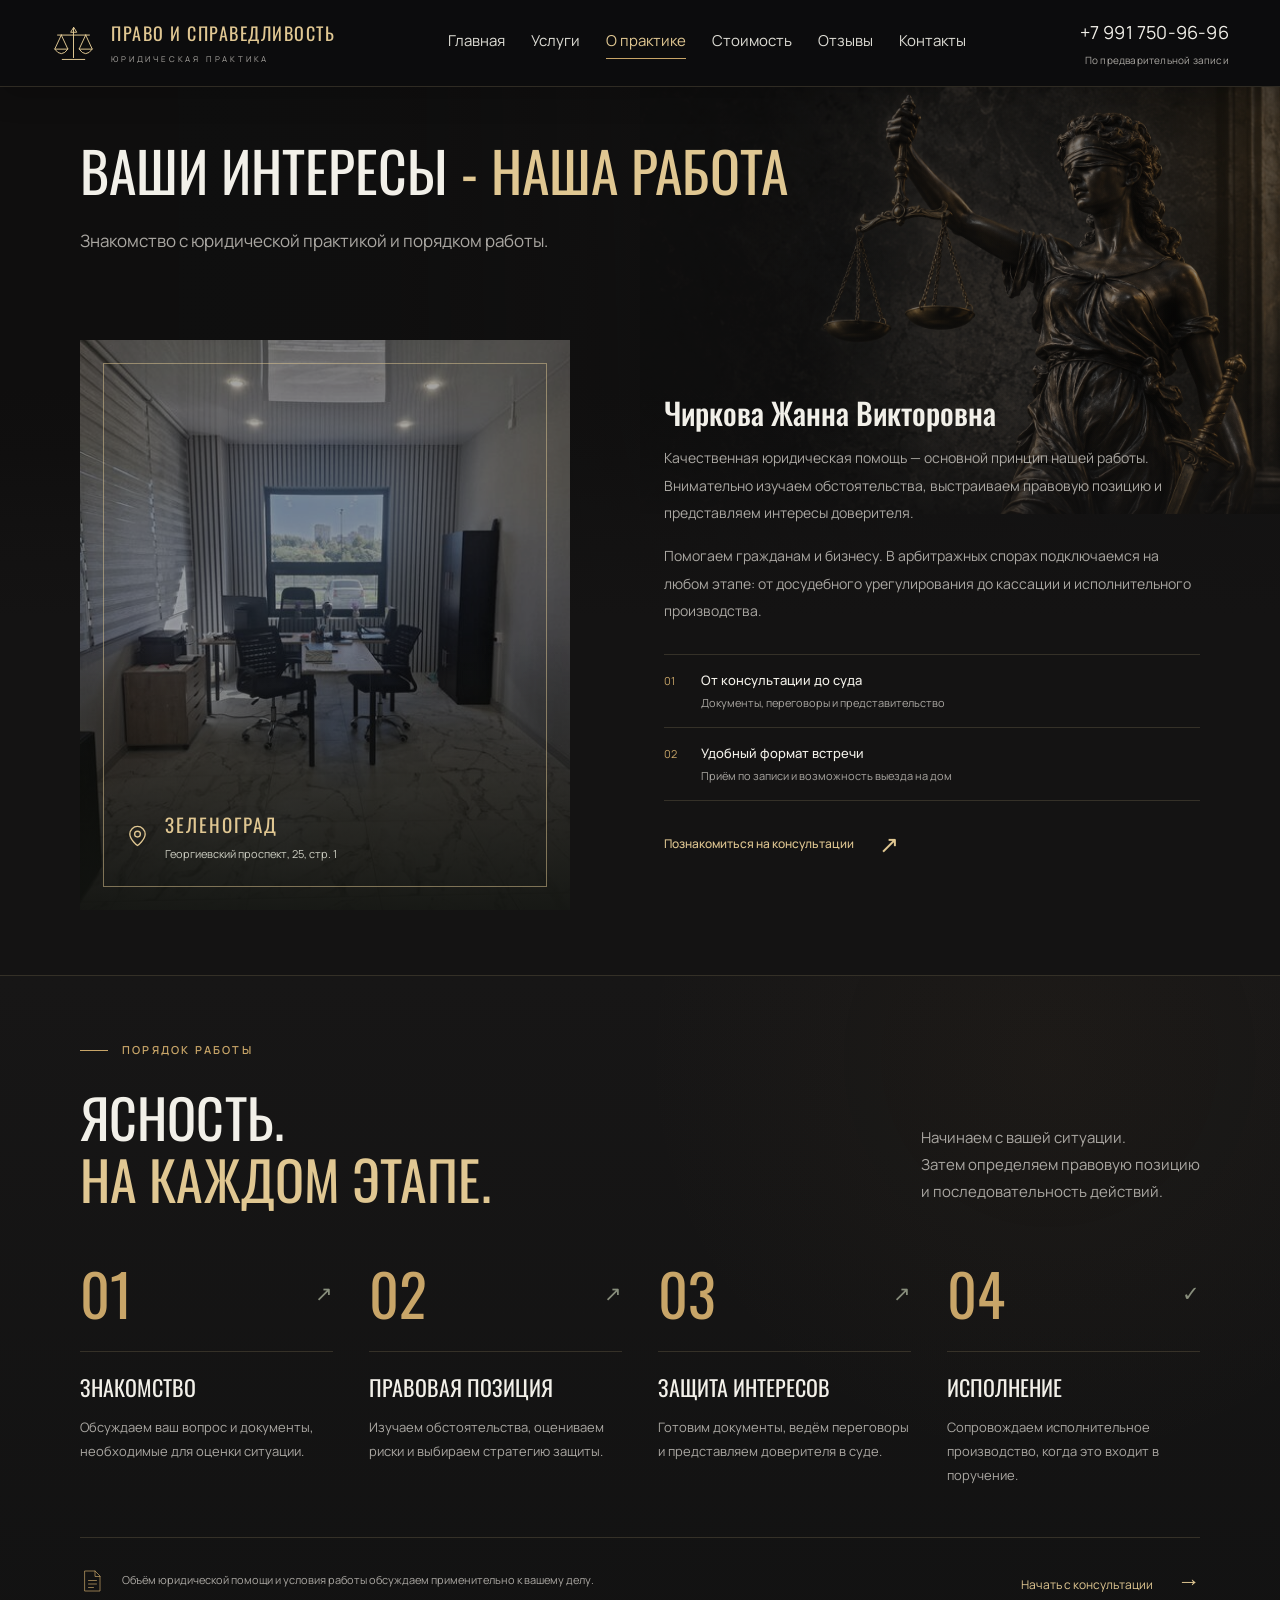
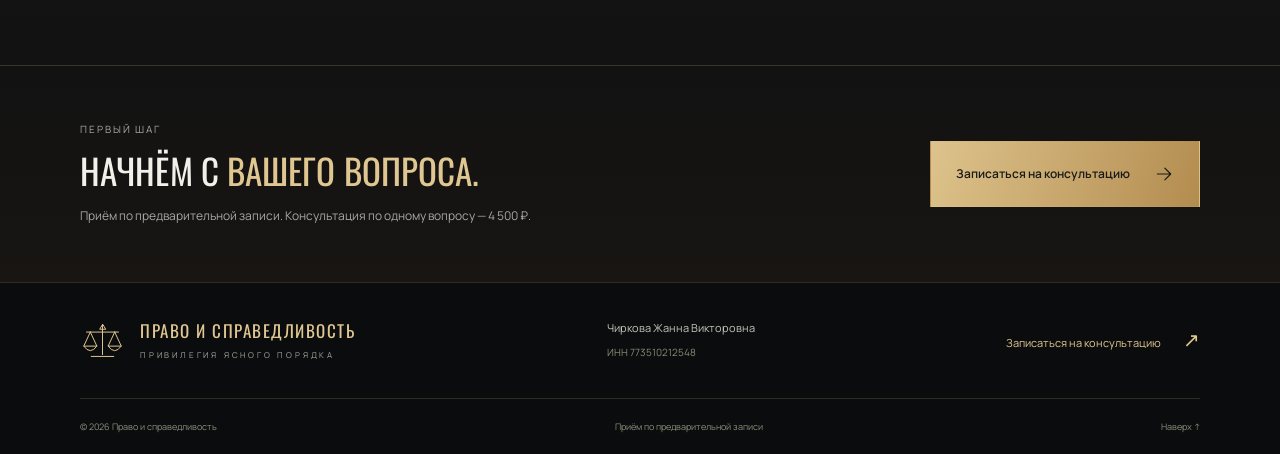
<file: about.html>
<!doctype html>
<html lang="ru"><head><meta charset="utf-8"><meta name="viewport" content="width=device-width,initial-scale=1"><meta name="robots" content="index,follow"><title>О практике — Право и справедливость</title><meta name="description" content="Чиркова Жанна Викторовна. Принципы и порядок работы юридической практики."><link rel="icon" type="image/svg+xml" href="data:image/svg+xml,%3Csvg xmlns='http://www.w3.org/2000/svg' viewBox='0 0 64 64'%3E%3Crect width='64' height='64' rx='8' fill='%230d0d0e'/%3E%3Cg fill='none' stroke='%23e0c792' stroke-width='2'%3E%3Cpath d='M32 10v43M20 18h24M16 25l-7 14h14L16 25zm32 0-7 14h14L48 25zM23 54h18'/%3E%3C/g%3E%3C/svg%3E"><link rel="stylesheet" href="assets/oswald.css"><link rel="stylesheet" href="assets/fonts/fonts.local.css"><link rel="stylesheet" href="design.css"><link rel="stylesheet" href="multipage.css"><script src="site.js" defer></script></head><body class="inner-page page-about"><a class="skip-link" href="#main">Перейти к содержанию</a><svg class="symbols" xmlns="http://www.w3.org/2000/svg"><defs>
  <symbol id="scale" viewBox="0 0 48 48"><path d="M24 7v32M12 41h24M7 15h34M24 7l-3 5h6zM11 15L4 30h14L11 15zm26 0-7 15h14l-7-15zM4 30q7 10 14 0m12 0q7 10 14 0"/></symbol>
  <symbol id="family" viewBox="0 0 48 48"><circle cx="17" cy="14" r="6"/><circle cx="33" cy="17" r="5"/><path d="M5 39v-7q0-10 12-10t12 10v7m3-12q11-2 11 8v4M21 39v-7"/></symbol>
  <symbol id="home" viewBox="0 0 48 48"><path d="m4 21 20-16 20 16M10 17v25h28V17M20 42V28h9v14M31 10V5h7v10"/></symbol>
  <symbol id="document" viewBox="0 0 48 48"><path d="M10 4h20l10 10v30H10zM30 4v11h10M17 23h16m-16 7h16m-16 7h10"/></symbol>
  <symbol id="business" viewBox="0 0 48 48"><path d="M5 15h38v28H5zM16 15V7h16v8M5 27h38M19 24h10v7H19z"/></symbol>
  <symbol id="shield" viewBox="0 0 48 48"><path d="M24 4 41 11v12q0 12-17 21Q7 35 7 23V11zM16 24l6 6 12-13"/></symbol>
  <symbol id="globe" viewBox="0 0 48 48"><circle cx="24" cy="24" r="20"/><ellipse cx="24" cy="24" rx="9" ry="20"/><path d="M5 17h38M5 31h38M24 4v40"/></symbol>
  <symbol id="execution" viewBox="0 0 48 48"><path d="M8 6h25v15M8 6v35h19M15 14h11m-11 8h8m-8 8h7m10-2 5 5 9-10M28 19h16v19l-8 6-8-6z"/></symbol>
  <symbol id="arrow" viewBox="0 0 24 24"><path d="M4 12h16m-7-7 7 7-7 7"/></symbol>
  <symbol id="pin" viewBox="0 0 24 24"><path d="M20 10c0 6-8 12-8 12S4 16 4 10a8 8 0 0 1 16 0z"/><circle cx="12" cy="10" r="3"/></symbol>
  <symbol id="car" viewBox="0 0 24 24"><path d="m5 9 2-5h10l2 5M3 9h18v10H3zM5 19v2m14-2v2M6 13h2m8 0h2M3 9l-2-2m20 2 2-2"/></symbol>
  <symbol id="walk" viewBox="0 0 24 24"><circle cx="14" cy="4" r="2"/><path d="m12 8-3 5-4 1m7-6 4 4h4M12 8l-2 9-4 5m5-8 5 3 1 5"/></symbol>
  <symbol id="bus" viewBox="0 0 24 24"><rect x="5" y="2" width="14" height="18" rx="3"/><path d="M5 6h14M5 13h14M9 2v4m6-4v4M8 16h1m6 0h1M8 20v2m8-2v2"/></symbol>
</defs></svg><header class="site-header" id="top"><div class="header wrap"><a href="index.html" class="brand" aria-label="Право и справедливость — главная"><svg aria-hidden="true"><use href="#scale"/></svg><span>ПРАВО И СПРАВЕДЛИВОСТЬ<small>ЮРИДИЧЕСКАЯ ПРАКТИКА</small></span></a><nav id="main-navigation" aria-label="Основная навигация"><button class="mobile-menu-close" type="button" aria-label="Закрыть меню">Закрыть <span aria-hidden="true">×</span></button><a href="index.html">Главная</a><a href="services.html">Услуги</a><a href="about.html" aria-current="page">О практике</a><a href="prices.html">Стоимость</a><a href="reviews.html">Отзывы</a><a href="contacts.html">Контакты</a><div class="mobile-menu-actions"><a class="mobile-call" href="tel:+79917509696"><span>Позвонить</span><strong>+7 991 750-96-96</strong></a><a class="mobile-callback" href="consultation.html"><span>Обратный звонок</span><strong>Оставить заявку →</strong></a></div></nav><a class="header-phone" href="tel:+79917509696">+7 991 750-96-96<small>По предварительной записи</small></a><button class="menu-toggle" type="button" aria-controls="main-navigation" aria-expanded="false">Меню <svg aria-hidden="true" viewBox="0 0 24 24"><path d="M4 6h16M4 12h16M4 18h16"/></svg></button></div></header><main id="main"><section class="themis-surface"><div class="page-heading wrap"><div class="page-heading-copy"><h1>ВАШИ ИНТЕРЕСЫ <span>- НАША РАБОТА</span></h1><p>Знакомство с юридической практикой и порядком работы.</p></div></div><section class="screen section about" data-screen="about" id="about">
  <div class="wrap about-grid">
    <div class="office"><img src="assets/office.jpg" alt="Офис юридической практики в Зеленограде"><div class="office-frame"></div><div class="office-caption"><svg><use href="#pin"/></svg><span>ЗЕЛЕНОГРАД<small>Георгиевский проспект, 25, стр. 1</small></span></div></div>
    <div class="about-copy"><div class="eyebrow"><i></i> О ЮРИДИЧЕСКОЙ ПРАКТИКЕ</div><h2>ВАШИ ИНТЕРЕСЫ.<br><span>НАША РАБОТА.</span></h2><p class="intro">Чиркова Жанна Викторовна</p><p>Качественная юридическая помощь — основной принцип нашей работы. Внимательно изучаем обстоятельства, выстраиваем правовую позицию и представляем интересы доверителя.</p><p>Помогаем гражданам и бизнесу. В арбитражных спорах подключаемся на любом этапе: от досудебного урегулирования до кассации и исполнительного производства.</p><div class="about-points"><div><span>01</span><strong>От консультации до суда</strong><small>Документы, переговоры и представительство</small></div><div><span>02</span><strong>Удобный формат встречи</strong><small>Приём по записи и возможность выезда на дом</small></div></div><a class="text-link" href="consultation.html">Познакомиться на консультации <span>↗</span></a></div>
  </div>
</section></section><section class="screen section process" data-screen="process" id="process">
  <div class="wrap">
    <div class="eyebrow"><i></i> ПОРЯДОК РАБОТЫ</div>
    <div class="section-heading"><h2>ЯСНОСТЬ.<br><span>НА КАЖДОМ ЭТАПЕ.</span></h2><p>Начинаем с вашей ситуации.<br>Затем определяем правовую позицию<br>и последовательность действий.</p></div>
    <div class="process-grid">
      <div class="step"><div class="step-number">01<span>↗</span></div><h3>ЗНАКОМСТВО</h3><p>Обсуждаем ваш вопрос и документы, необходимые для оценки ситуации.</p></div>
      <div class="step"><div class="step-number">02<span>↗</span></div><h3>ПРАВОВАЯ ПОЗИЦИЯ</h3><p>Изучаем обстоятельства, оцениваем риски и выбираем стратегию защиты.</p></div>
      <div class="step"><div class="step-number">03<span>↗</span></div><h3>ЗАЩИТА ИНТЕРЕСОВ</h3><p>Готовим документы, ведём переговоры и представляем доверителя в суде.</p></div>
      <div class="step"><div class="step-number">04<span>✓</span></div><h3>ИСПОЛНЕНИЕ</h3><p>Сопровождаем исполнительное производство, когда это входит в поручение.</p></div>
    </div>
    <div class="process-note"><svg><use href="#document"/></svg><span>Объём юридической помощи и условия работы обсуждаем применительно к вашему делу.</span><a href="consultation.html">Начать с консультации <span>→</span></a></div>
  </div>
</section><section class="page-cta"><div class="wrap"><div><span class="tiny">ПЕРВЫЙ ШАГ</span><h2>НАЧНЁМ С <span>ВАШЕГО ВОПРОСА.</span></h2><p>Приём по предварительной записи. Консультация по одному вопросу — 4 500 ₽.</p></div><a class="button gold" href="consultation.html">Записаться на консультацию <svg aria-hidden="true"><use href="#arrow"/></svg></a></div></section></main><footer><div class="wrap footer-top"><a class="brand" href="index.html"><svg><use href="#scale"/></svg><span>ПРАВО И СПРАВЕДЛИВОСТЬ<small>ПРИВИЛЕГИЯ ЯСНОГО ПОРЯДКА</small></span></a><span>Чиркова Жанна Викторовна<small>ИНН 773510212548</small></span><a href="consultation.html">Записаться на консультацию <span>↗</span></a></div><div class="wrap footer-bottom"><span>© 2026 Право и справедливость</span><span>Приём по предварительной записи</span><a href="#top">Наверх ↑</a></div></footer></body></html>
</file>
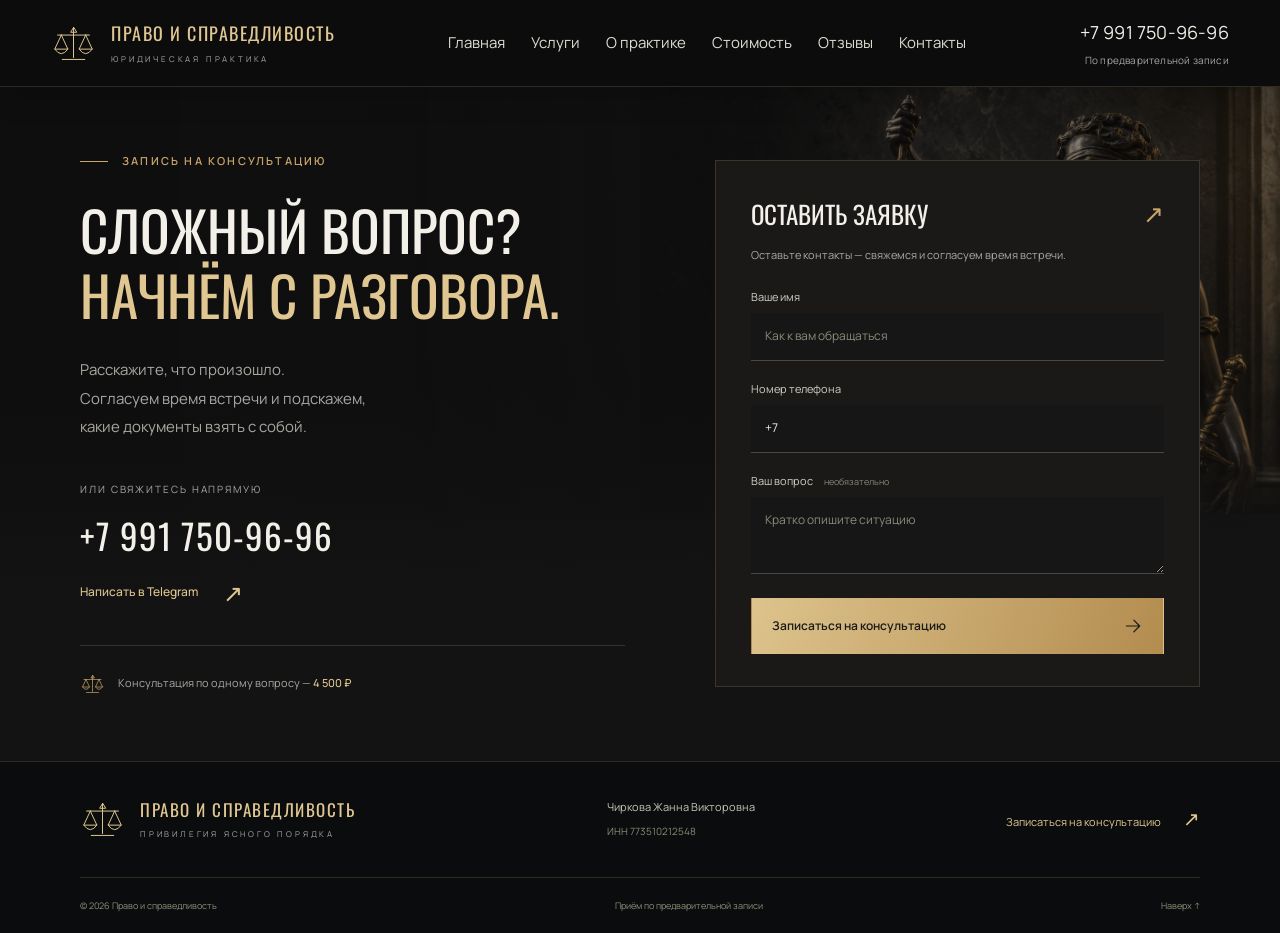
<file: consultation.html>
<!doctype html>
<html lang="ru"><head><meta charset="utf-8"><meta name="viewport" content="width=device-width,initial-scale=1"><meta name="robots" content="index,follow"><title>Запись на консультацию — Право и справедливость</title><meta name="description" content="Запись на консультацию: телефон, Telegram и адрес офиса."><link rel="icon" type="image/svg+xml" href="data:image/svg+xml,%3Csvg xmlns='http://www.w3.org/2000/svg' viewBox='0 0 64 64'%3E%3Crect width='64' height='64' rx='8' fill='%230d0d0e'/%3E%3Cg fill='none' stroke='%23e0c792' stroke-width='2'%3E%3Cpath d='M32 10v43M20 18h24M16 25l-7 14h14L16 25zm32 0-7 14h14L48 25zM23 54h18'/%3E%3C/g%3E%3C/svg%3E"><link rel="stylesheet" href="assets/oswald.css"><link rel="stylesheet" href="assets/fonts/fonts.local.css"><link rel="stylesheet" href="design.css"><link rel="stylesheet" href="multipage.css"><script src="site.js" defer></script></head><body class="inner-page page-consultation"><a class="skip-link" href="#main">Перейти к содержанию</a><svg class="symbols" xmlns="http://www.w3.org/2000/svg"><defs>
  <symbol id="scale" viewBox="0 0 48 48"><path d="M24 7v32M12 41h24M7 15h34M24 7l-3 5h6zM11 15L4 30h14L11 15zm26 0-7 15h14l-7-15zM4 30q7 10 14 0m12 0q7 10 14 0"/></symbol>
  <symbol id="family" viewBox="0 0 48 48"><circle cx="17" cy="14" r="6"/><circle cx="33" cy="17" r="5"/><path d="M5 39v-7q0-10 12-10t12 10v7m3-12q11-2 11 8v4M21 39v-7"/></symbol>
  <symbol id="home" viewBox="0 0 48 48"><path d="m4 21 20-16 20 16M10 17v25h28V17M20 42V28h9v14M31 10V5h7v10"/></symbol>
  <symbol id="document" viewBox="0 0 48 48"><path d="M10 4h20l10 10v30H10zM30 4v11h10M17 23h16m-16 7h16m-16 7h10"/></symbol>
  <symbol id="business" viewBox="0 0 48 48"><path d="M5 15h38v28H5zM16 15V7h16v8M5 27h38M19 24h10v7H19z"/></symbol>
  <symbol id="shield" viewBox="0 0 48 48"><path d="M24 4 41 11v12q0 12-17 21Q7 35 7 23V11zM16 24l6 6 12-13"/></symbol>
  <symbol id="globe" viewBox="0 0 48 48"><circle cx="24" cy="24" r="20"/><ellipse cx="24" cy="24" rx="9" ry="20"/><path d="M5 17h38M5 31h38M24 4v40"/></symbol>
  <symbol id="execution" viewBox="0 0 48 48"><path d="M8 6h25v15M8 6v35h19M15 14h11m-11 8h8m-8 8h7m10-2 5 5 9-10M28 19h16v19l-8 6-8-6z"/></symbol>
  <symbol id="arrow" viewBox="0 0 24 24"><path d="M4 12h16m-7-7 7 7-7 7"/></symbol>
  <symbol id="pin" viewBox="0 0 24 24"><path d="M20 10c0 6-8 12-8 12S4 16 4 10a8 8 0 0 1 16 0z"/><circle cx="12" cy="10" r="3"/></symbol>
  <symbol id="car" viewBox="0 0 24 24"><path d="m5 9 2-5h10l2 5M3 9h18v10H3zM5 19v2m14-2v2M6 13h2m8 0h2M3 9l-2-2m20 2 2-2"/></symbol>
  <symbol id="walk" viewBox="0 0 24 24"><circle cx="14" cy="4" r="2"/><path d="m12 8-3 5-4 1m7-6 4 4h4M12 8l-2 9-4 5m5-8 5 3 1 5"/></symbol>
  <symbol id="bus" viewBox="0 0 24 24"><rect x="5" y="2" width="14" height="18" rx="3"/><path d="M5 6h14M5 13h14M9 2v4m6-4v4M8 16h1m6 0h1M8 20v2m8-2v2"/></symbol>
</defs></svg><header class="site-header" id="top"><div class="header wrap"><a href="index.html" class="brand" aria-label="Право и справедливость — главная"><svg aria-hidden="true"><use href="#scale"/></svg><span>ПРАВО И СПРАВЕДЛИВОСТЬ<small>ЮРИДИЧЕСКАЯ ПРАКТИКА</small></span></a><nav id="main-navigation" aria-label="Основная навигация"><button class="mobile-menu-close" type="button" aria-label="Закрыть меню">Закрыть <span aria-hidden="true">×</span></button><a href="index.html">Главная</a><a href="services.html">Услуги</a><a href="about.html">О практике</a><a href="prices.html">Стоимость</a><a href="reviews.html">Отзывы</a><a href="contacts.html">Контакты</a><div class="mobile-menu-actions"><a class="mobile-call" href="tel:+79917509696"><span>Позвонить</span><strong>+7 991 750-96-96</strong></a><a class="mobile-callback" href="consultation.html"><span>Обратный звонок</span><strong>Оставить заявку →</strong></a></div></nav><a class="header-phone" href="tel:+79917509696">+7 991 750-96-96<small>По предварительной записи</small></a><button class="menu-toggle" type="button" aria-controls="main-navigation" aria-expanded="false">Меню <svg aria-hidden="true" viewBox="0 0 24 24"><path d="M4 6h16M4 12h16M4 18h16"/></svg></button></div></header><main id="main"><section class="themis-surface"><section class="screen section consultation" data-screen="consultation" id="consultation">
  <div class="wrap consult-grid">
    <div class="consult-copy"><div class="eyebrow"><i></i> ЗАПИСЬ НА КОНСУЛЬТАЦИЮ</div><h1 class="section-title">СЛОЖНЫЙ ВОПРОС?<br><span>НАЧНЁМ С РАЗГОВОРА.</span></h1><p>Расскажите, что произошло.<br>Согласуем время встречи и подскажем,<br>какие документы взять с собой.</p><div class="consult-direct"><span class="tiny">ИЛИ СВЯЖИТЕСЬ НАПРЯМУЮ</span><a href="tel:+79917509696">+7 991 750-96-96</a><a class="text-link" href="https://telegram.me/Pravoispravedlivost2026">Написать в Telegram <span>↗</span></a></div><div class="consult-cost"><svg><use href="#scale"/></svg><span>Консультация по одному вопросу — <strong>4 500 ₽</strong></span></div></div>
    <div class="form-panel"><div class="form-top"><h3>ОСТАВИТЬ ЗАЯВКУ</h3><span>↗</span></div><p>Оставьте контакты — свяжемся и согласуем время встречи.</p><form id="preview-form"><input type="text" name="_honey" style="display:none" tabindex="-1" autocomplete="off"><label>Ваше имя<input name="client-name" placeholder="Как к вам обращаться" autocomplete="name" autocapitalize="words" required></label><label>Номер телефона<input name="client-phone" value="+7 " placeholder="+7 (___) ___-__-__" type="tel" inputmode="tel" autocomplete="tel" required></label><label>Ваш вопрос <small>необязательно</small><textarea name="client-question" placeholder="Кратко опишите ситуацию"></textarea></label><button class="button gold" type="submit">Записаться на консультацию <svg><use href="#arrow"/></svg></button><p class="form-message" role="status"></p></form></div>
  </div>
</section></section></main><footer><div class="wrap footer-top"><a class="brand" href="index.html"><svg><use href="#scale"/></svg><span>ПРАВО И СПРАВЕДЛИВОСТЬ<small>ПРИВИЛЕГИЯ ЯСНОГО ПОРЯДКА</small></span></a><span>Чиркова Жанна Викторовна<small>ИНН 773510212548</small></span><a href="consultation.html">Записаться на консультацию <span>↗</span></a></div><div class="wrap footer-bottom"><span>© 2026 Право и справедливость</span><span>Приём по предварительной записи</span><a href="#top">Наверх ↑</a></div></footer></body></html>
</file>
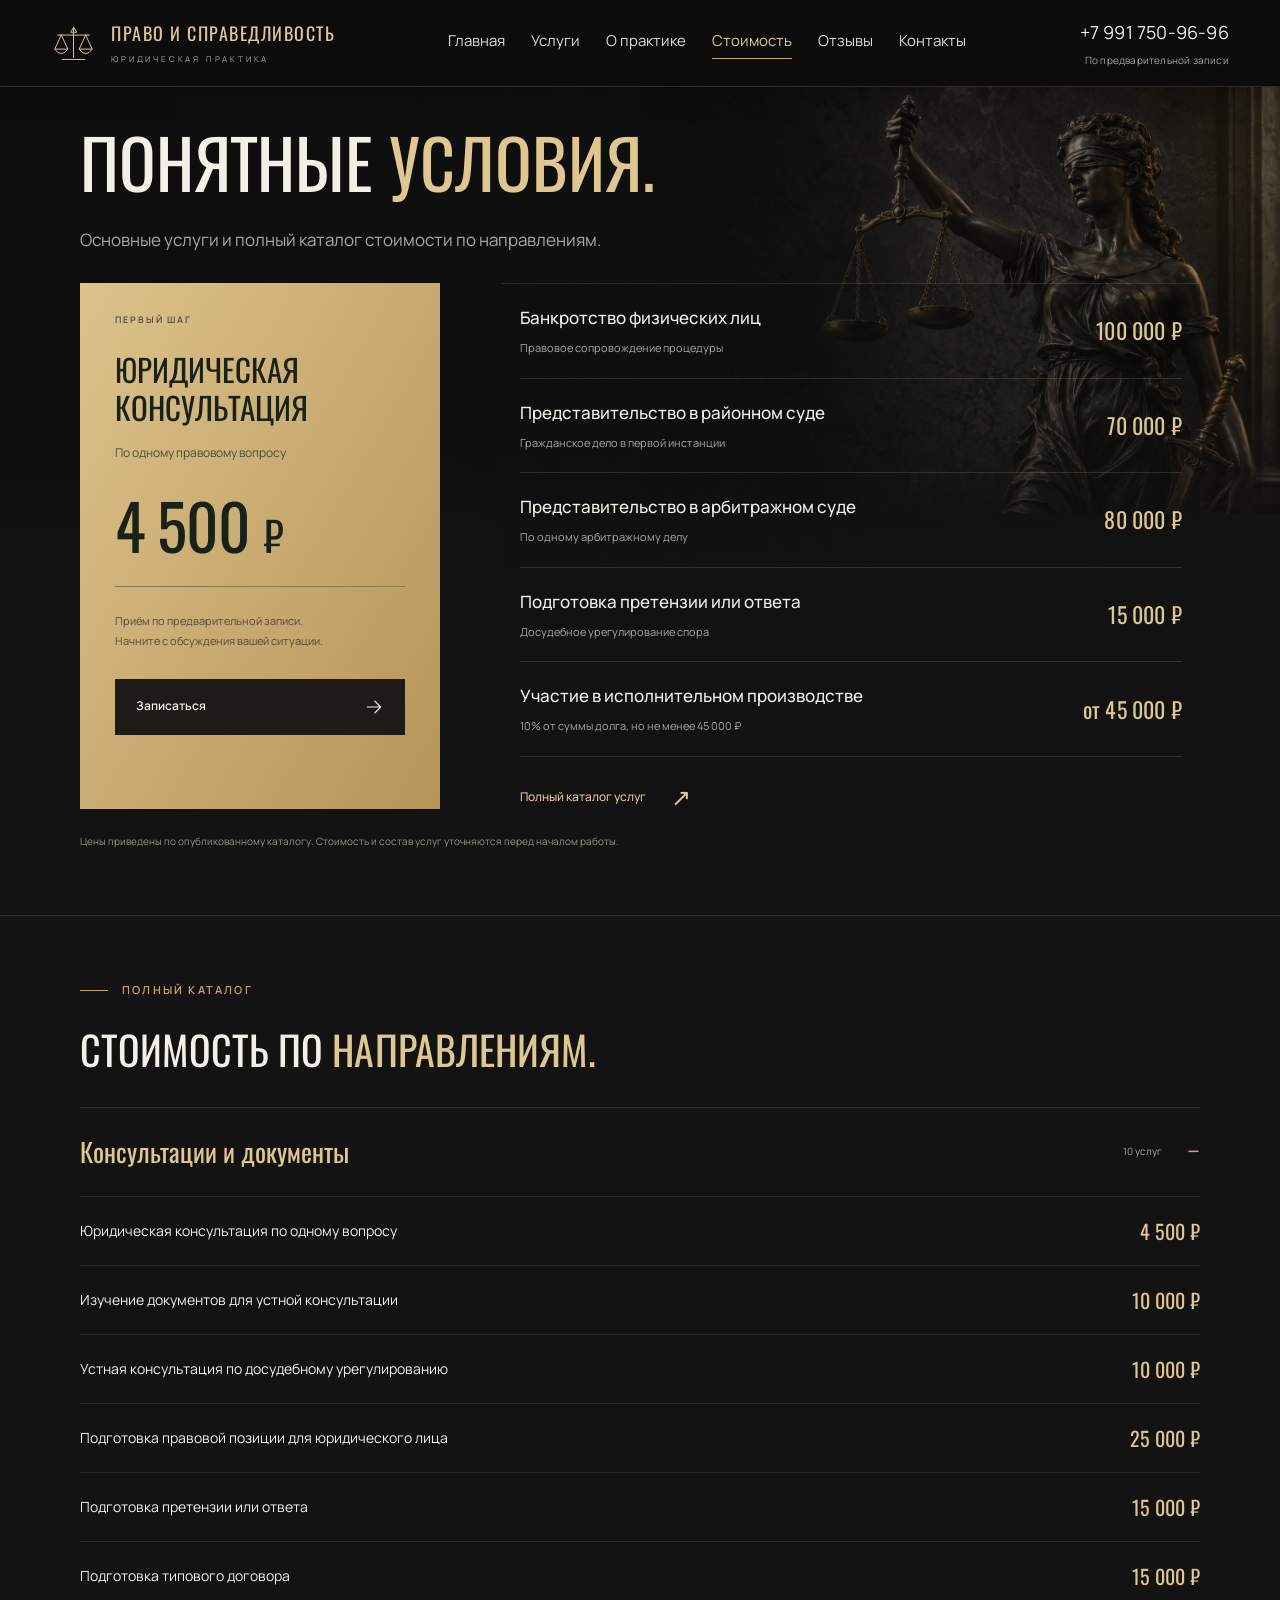
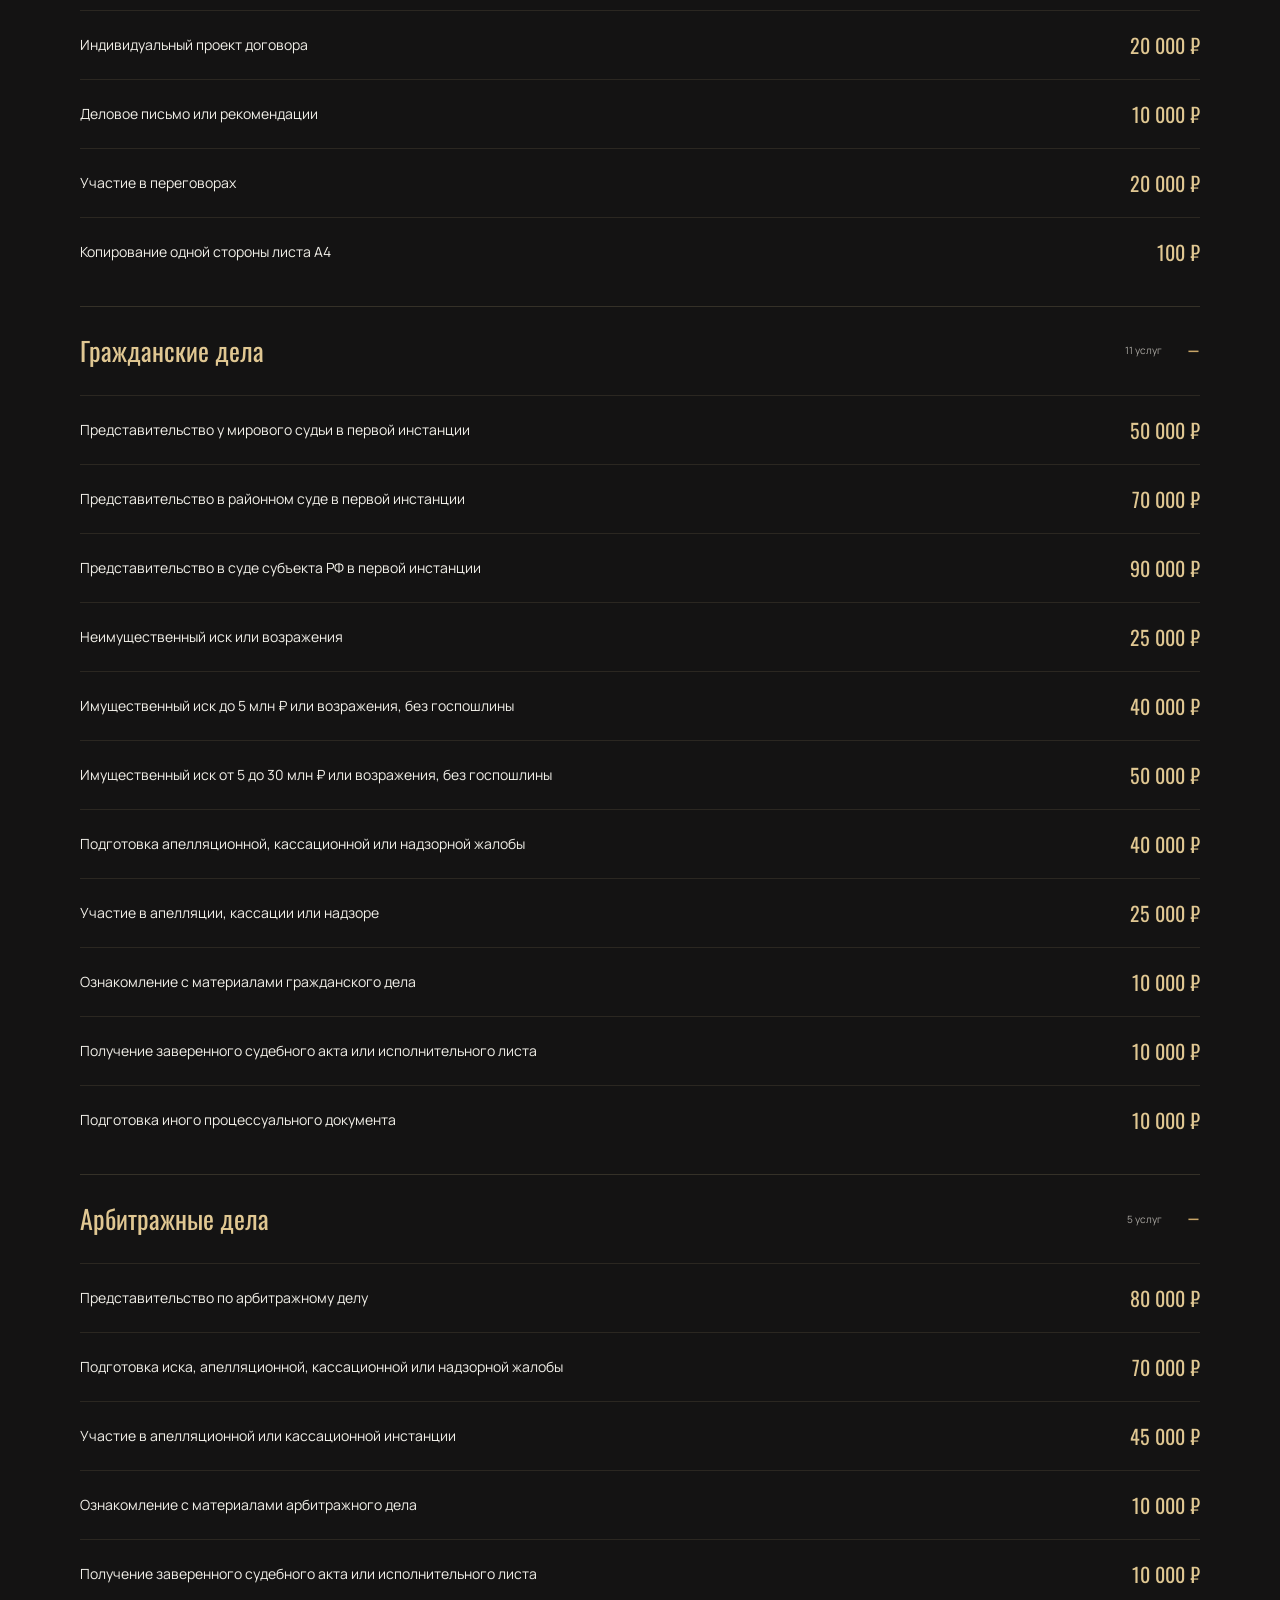
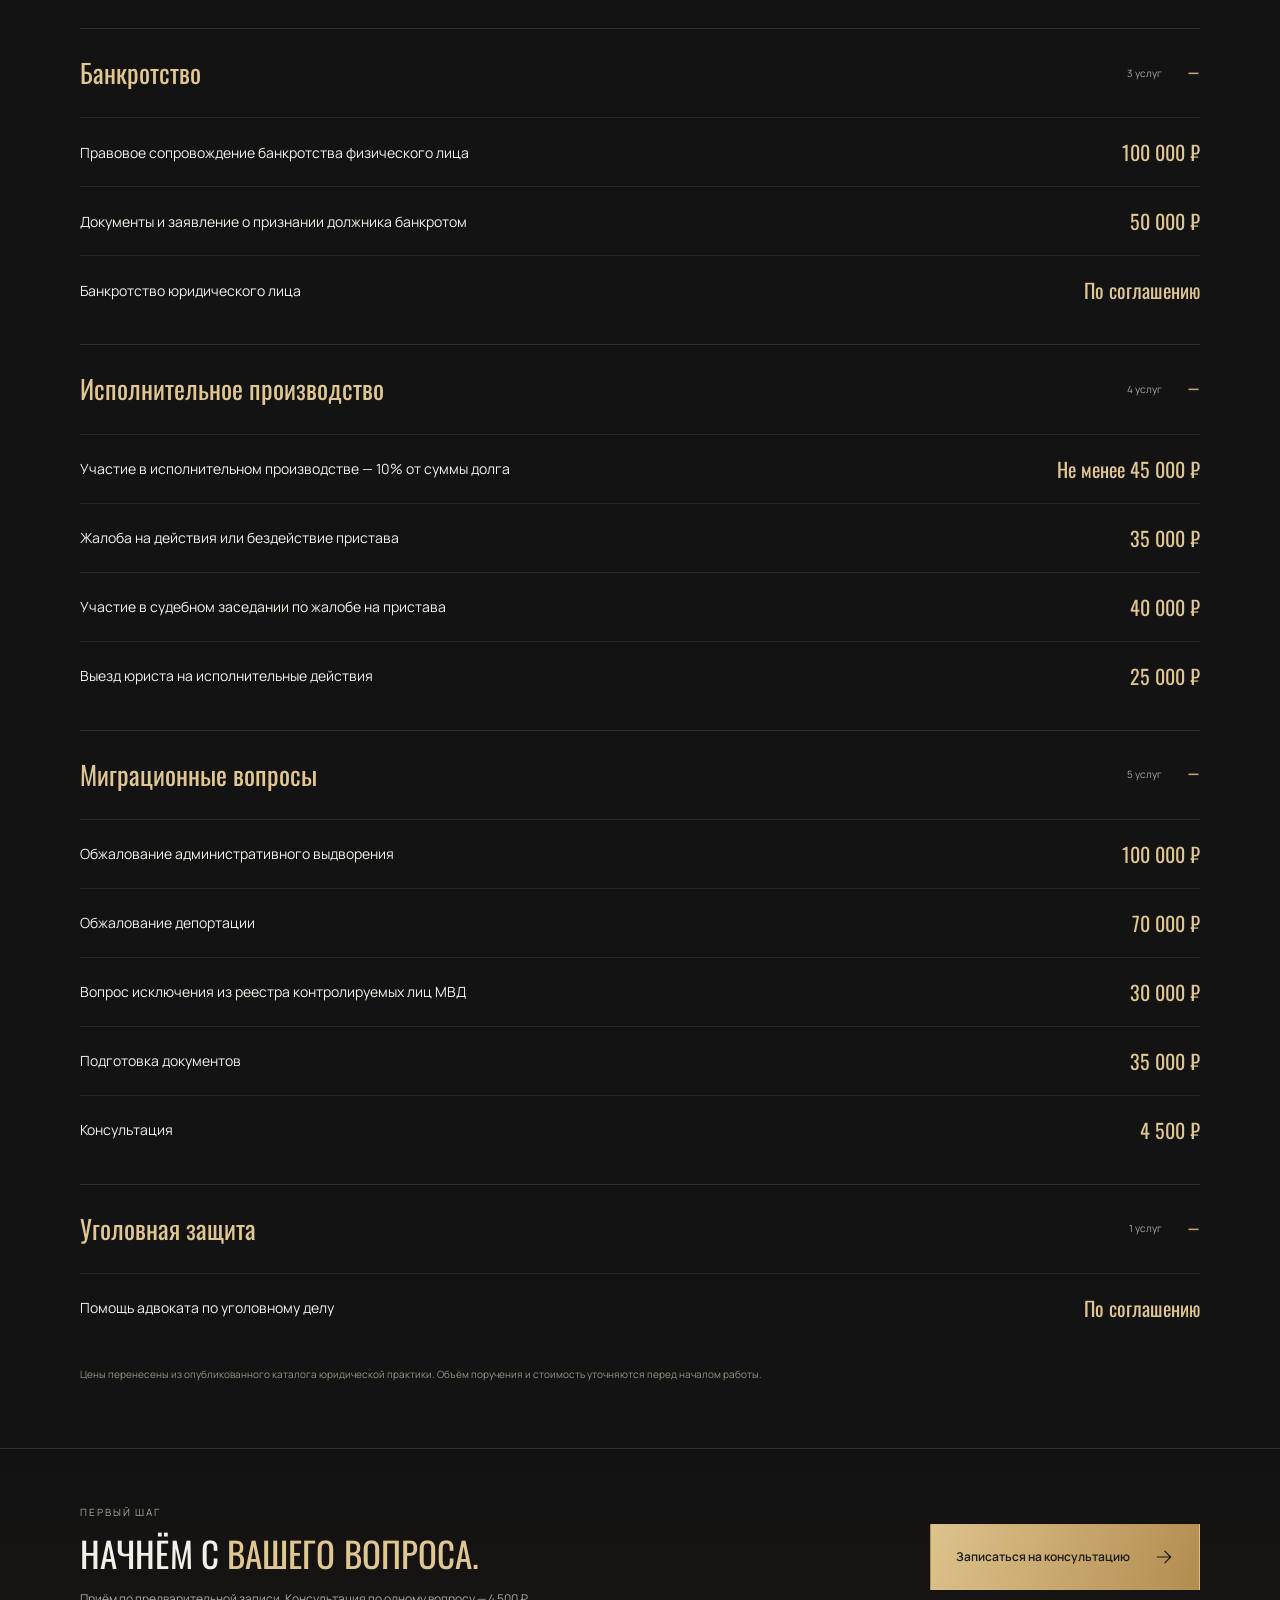
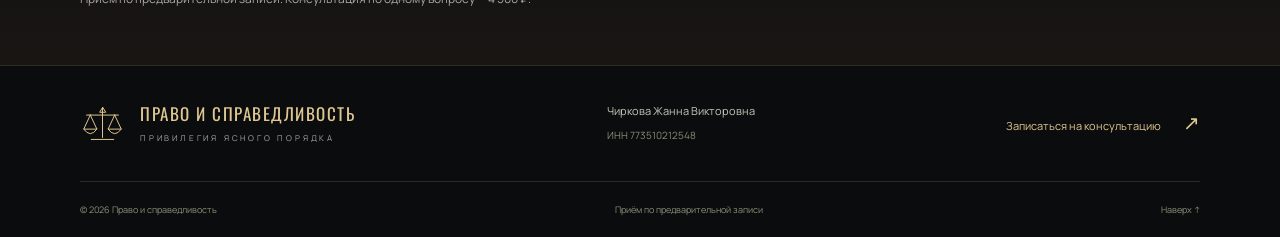
<file: prices.html>
<!doctype html>
<html lang="ru"><head><meta charset="utf-8"><meta name="viewport" content="width=device-width,initial-scale=1"><meta name="robots" content="index,follow"><title>Стоимость услуг — Право и справедливость</title><meta name="description" content="Стоимость консультаций, документов, судебного представительства и других юридических услуг."><link rel="icon" type="image/svg+xml" href="data:image/svg+xml,%3Csvg xmlns='http://www.w3.org/2000/svg' viewBox='0 0 64 64'%3E%3Crect width='64' height='64' rx='8' fill='%230d0d0e'/%3E%3Cg fill='none' stroke='%23e0c792' stroke-width='2'%3E%3Cpath d='M32 10v43M20 18h24M16 25l-7 14h14L16 25zm32 0-7 14h14L48 25zM23 54h18'/%3E%3C/g%3E%3C/svg%3E"><link rel="stylesheet" href="assets/oswald.css"><link rel="stylesheet" href="assets/fonts/fonts.local.css"><link rel="stylesheet" href="design.css"><link rel="stylesheet" href="multipage.css"><script src="site.js" defer></script></head><body class="inner-page page-prices"><a class="skip-link" href="#main">Перейти к содержанию</a><svg class="symbols" xmlns="http://www.w3.org/2000/svg"><defs>
  <symbol id="scale" viewBox="0 0 48 48"><path d="M24 7v32M12 41h24M7 15h34M24 7l-3 5h6zM11 15L4 30h14L11 15zm26 0-7 15h14l-7-15zM4 30q7 10 14 0m12 0q7 10 14 0"/></symbol>
  <symbol id="family" viewBox="0 0 48 48"><circle cx="17" cy="14" r="6"/><circle cx="33" cy="17" r="5"/><path d="M5 39v-7q0-10 12-10t12 10v7m3-12q11-2 11 8v4M21 39v-7"/></symbol>
  <symbol id="home" viewBox="0 0 48 48"><path d="m4 21 20-16 20 16M10 17v25h28V17M20 42V28h9v14M31 10V5h7v10"/></symbol>
  <symbol id="document" viewBox="0 0 48 48"><path d="M10 4h20l10 10v30H10zM30 4v11h10M17 23h16m-16 7h16m-16 7h10"/></symbol>
  <symbol id="business" viewBox="0 0 48 48"><path d="M5 15h38v28H5zM16 15V7h16v8M5 27h38M19 24h10v7H19z"/></symbol>
  <symbol id="shield" viewBox="0 0 48 48"><path d="M24 4 41 11v12q0 12-17 21Q7 35 7 23V11zM16 24l6 6 12-13"/></symbol>
  <symbol id="globe" viewBox="0 0 48 48"><circle cx="24" cy="24" r="20"/><ellipse cx="24" cy="24" rx="9" ry="20"/><path d="M5 17h38M5 31h38M24 4v40"/></symbol>
  <symbol id="execution" viewBox="0 0 48 48"><path d="M8 6h25v15M8 6v35h19M15 14h11m-11 8h8m-8 8h7m10-2 5 5 9-10M28 19h16v19l-8 6-8-6z"/></symbol>
  <symbol id="arrow" viewBox="0 0 24 24"><path d="M4 12h16m-7-7 7 7-7 7"/></symbol>
  <symbol id="pin" viewBox="0 0 24 24"><path d="M20 10c0 6-8 12-8 12S4 16 4 10a8 8 0 0 1 16 0z"/><circle cx="12" cy="10" r="3"/></symbol>
  <symbol id="car" viewBox="0 0 24 24"><path d="m5 9 2-5h10l2 5M3 9h18v10H3zM5 19v2m14-2v2M6 13h2m8 0h2M3 9l-2-2m20 2 2-2"/></symbol>
  <symbol id="walk" viewBox="0 0 24 24"><circle cx="14" cy="4" r="2"/><path d="m12 8-3 5-4 1m7-6 4 4h4M12 8l-2 9-4 5m5-8 5 3 1 5"/></symbol>
  <symbol id="bus" viewBox="0 0 24 24"><rect x="5" y="2" width="14" height="18" rx="3"/><path d="M5 6h14M5 13h14M9 2v4m6-4v4M8 16h1m6 0h1M8 20v2m8-2v2"/></symbol>
</defs></svg><header class="site-header" id="top"><div class="header wrap"><a href="index.html" class="brand" aria-label="Право и справедливость — главная"><svg aria-hidden="true"><use href="#scale"/></svg><span>ПРАВО И СПРАВЕДЛИВОСТЬ<small>ЮРИДИЧЕСКАЯ ПРАКТИКА</small></span></a><nav id="main-navigation" aria-label="Основная навигация"><button class="mobile-menu-close" type="button" aria-label="Закрыть меню">Закрыть <span aria-hidden="true">×</span></button><a href="index.html">Главная</a><a href="services.html">Услуги</a><a href="about.html">О практике</a><a href="prices.html" aria-current="page">Стоимость</a><a href="reviews.html">Отзывы</a><a href="contacts.html">Контакты</a><div class="mobile-menu-actions"><a class="mobile-call" href="tel:+79917509696"><span>Позвонить</span><strong>+7 991 750-96-96</strong></a><a class="mobile-callback" href="consultation.html"><span>Обратный звонок</span><strong>Оставить заявку →</strong></a></div></nav><a class="header-phone" href="tel:+79917509696">+7 991 750-96-96<small>По предварительной записи</small></a><button class="menu-toggle" type="button" aria-controls="main-navigation" aria-expanded="false">Меню <svg aria-hidden="true" viewBox="0 0 24 24"><path d="M4 6h16M4 12h16M4 18h16"/></svg></button></div></header><main id="main"><section class="themis-surface"><div class="page-heading wrap"><div class="page-heading-copy"><h1>ПОНЯТНЫЕ <span>УСЛОВИЯ.</span></h1><p>Основные услуги и полный каталог стоимости по направлениям.</p></div></div><section class="screen section prices" data-screen="prices" id="prices">
  <div class="wrap">
    <div class="eyebrow"><i></i> СТОИМОСТЬ УСЛУГ</div>
    <div class="section-heading"><h2>ПОНЯТНЫЕ УСЛОВИЯ.<br><span>ВЗВЕШЕННОЕ РЕШЕНИЕ.</span></h2><p>Основные услуги из нашего каталога.<br>Объём работы зависит<br>от обстоятельств вашего дела.</p></div>
    <div class="price-layout">
      <div class="consult-price"><div class="tiny">ПЕРВЫЙ ШАГ</div><h3>ЮРИДИЧЕСКАЯ<br>КОНСУЛЬТАЦИЯ</h3><p>По одному правовому вопросу</p><div class="big-price">4 500 <span>₽</span></div><div class="price-line"></div><p class="small">Приём по предварительной записи.<br>Начните с обсуждения вашей ситуации.</p><a class="button dark" href="consultation.html">Записаться <svg><use href="#arrow"/></svg></a></div>
      <div class="price-list">
        <div class="price-row"><div><h4>Банкротство физических лиц</h4><p>Правовое сопровождение процедуры</p></div><strong>100 000 ₽</strong></div>
        <div class="price-row"><div><h4>Представительство в районном суде</h4><p>Гражданское дело в первой инстанции</p></div><strong>70 000 ₽</strong></div>
        <div class="price-row"><div><h4>Представительство в арбитражном суде</h4><p>По одному арбитражному делу</p></div><strong>80 000 ₽</strong></div>
        <div class="price-row"><div><h4>Подготовка претензии или ответа</h4><p>Досудебное урегулирование спора</p></div><strong>15 000 ₽</strong></div>
        <div class="price-row"><div><h4>Участие в исполнительном производстве</h4><p>10% от суммы долга, но не менее 45 000 ₽</p></div><strong>от 45 000 ₽</strong></div>
        <a class="text-link price-more" href="prices.html#catalog">Полный каталог услуг <span>↗</span></a>
      </div>
    </div>
    <p class="price-note">Цены приведены по опубликованному каталогу. Стоимость и состав услуг уточняются перед началом работы.</p>
  </div>
</section></section><section class="section catalog" id="catalog"><div class="wrap"><div class="eyebrow"><i></i>ПОЛНЫЙ КАТАЛОГ</div><h2>СТОИМОСТЬ ПО <span>НАПРАВЛЕНИЯМ.</span></h2><details class="catalog-group" open><summary>Консультации и документы<span>10 услуг</span></summary><div><div class="catalog-row"><span>Юридическая консультация по одному вопросу</span><strong>4 500 ₽</strong></div><div class="catalog-row"><span>Изучение документов для устной консультации</span><strong>10 000 ₽</strong></div><div class="catalog-row"><span>Устная консультация по досудебному урегулированию</span><strong>10 000 ₽</strong></div><div class="catalog-row"><span>Подготовка правовой позиции для юридического лица</span><strong>25 000 ₽</strong></div><div class="catalog-row"><span>Подготовка претензии или ответа</span><strong>15 000 ₽</strong></div><div class="catalog-row"><span>Подготовка типового договора</span><strong>15 000 ₽</strong></div><div class="catalog-row"><span>Индивидуальный проект договора</span><strong>20 000 ₽</strong></div><div class="catalog-row"><span>Деловое письмо или рекомендации</span><strong>10 000 ₽</strong></div><div class="catalog-row"><span>Участие в переговорах</span><strong>20 000 ₽</strong></div><div class="catalog-row"><span>Копирование одной стороны листа А4</span><strong>100 ₽</strong></div></div></details><details class="catalog-group" open><summary>Гражданские дела<span>11 услуг</span></summary><div><div class="catalog-row"><span>Представительство у мирового судьи в первой инстанции</span><strong>50 000 ₽</strong></div><div class="catalog-row"><span>Представительство в районном суде в первой инстанции</span><strong>70 000 ₽</strong></div><div class="catalog-row"><span>Представительство в суде субъекта РФ в первой инстанции</span><strong>90 000 ₽</strong></div><div class="catalog-row"><span>Неимущественный иск или возражения</span><strong>25 000 ₽</strong></div><div class="catalog-row"><span>Имущественный иск до 5 млн ₽ или возражения, без госпошлины</span><strong>40 000 ₽</strong></div><div class="catalog-row"><span>Имущественный иск от 5 до 30 млн ₽ или возражения, без госпошлины</span><strong>50 000 ₽</strong></div><div class="catalog-row"><span>Подготовка апелляционной, кассационной или надзорной жалобы</span><strong>40 000 ₽</strong></div><div class="catalog-row"><span>Участие в апелляции, кассации или надзоре</span><strong>25 000 ₽</strong></div><div class="catalog-row"><span>Ознакомление с материалами гражданского дела</span><strong>10 000 ₽</strong></div><div class="catalog-row"><span>Получение заверенного судебного акта или исполнительного листа</span><strong>10 000 ₽</strong></div><div class="catalog-row"><span>Подготовка иного процессуального документа</span><strong>10 000 ₽</strong></div></div></details><details class="catalog-group" open><summary>Арбитражные дела<span>5 услуг</span></summary><div><div class="catalog-row"><span>Представительство по арбитражному делу</span><strong>80 000 ₽</strong></div><div class="catalog-row"><span>Подготовка иска, апелляционной, кассационной или надзорной жалобы</span><strong>70 000 ₽</strong></div><div class="catalog-row"><span>Участие в апелляционной или кассационной инстанции</span><strong>45 000 ₽</strong></div><div class="catalog-row"><span>Ознакомление с материалами арбитражного дела</span><strong>10 000 ₽</strong></div><div class="catalog-row"><span>Получение заверенного судебного акта или исполнительного листа</span><strong>10 000 ₽</strong></div></div></details><details class="catalog-group" open><summary>Банкротство<span>3 услуг</span></summary><div><div class="catalog-row"><span>Правовое сопровождение банкротства физического лица</span><strong>100 000 ₽</strong></div><div class="catalog-row"><span>Документы и заявление о признании должника банкротом</span><strong>50 000 ₽</strong></div><div class="catalog-row"><span>Банкротство юридического лица</span><strong>По соглашению</strong></div></div></details><details class="catalog-group" open><summary>Исполнительное производство<span>4 услуг</span></summary><div><div class="catalog-row"><span>Участие в исполнительном производстве — 10% от суммы долга</span><strong>Не менее 45 000 ₽</strong></div><div class="catalog-row"><span>Жалоба на действия или бездействие пристава</span><strong>35 000 ₽</strong></div><div class="catalog-row"><span>Участие в судебном заседании по жалобе на пристава</span><strong>40 000 ₽</strong></div><div class="catalog-row"><span>Выезд юриста на исполнительные действия</span><strong>25 000 ₽</strong></div></div></details><details class="catalog-group" open><summary>Миграционные вопросы<span>5 услуг</span></summary><div><div class="catalog-row"><span>Обжалование административного выдворения</span><strong>100 000 ₽</strong></div><div class="catalog-row"><span>Обжалование депортации</span><strong>70 000 ₽</strong></div><div class="catalog-row"><span>Вопрос исключения из реестра контролируемых лиц МВД</span><strong>30 000 ₽</strong></div><div class="catalog-row"><span>Подготовка документов</span><strong>35 000 ₽</strong></div><div class="catalog-row"><span>Консультация</span><strong>4 500 ₽</strong></div></div></details><details class="catalog-group" open><summary>Уголовная защита<span>1 услуг</span></summary><div><div class="catalog-row"><span>Помощь адвоката по уголовному делу</span><strong>По соглашению</strong></div></div></details><p class="price-note">Цены перенесены из опубликованного каталога юридической практики. Объём поручения и стоимость уточняются перед началом работы.</p></div></section><section class="page-cta"><div class="wrap"><div><span class="tiny">ПЕРВЫЙ ШАГ</span><h2>НАЧНЁМ С <span>ВАШЕГО ВОПРОСА.</span></h2><p>Приём по предварительной записи. Консультация по одному вопросу — 4 500 ₽.</p></div><a class="button gold" href="consultation.html">Записаться на консультацию <svg aria-hidden="true"><use href="#arrow"/></svg></a></div></section></main><footer><div class="wrap footer-top"><a class="brand" href="index.html"><svg><use href="#scale"/></svg><span>ПРАВО И СПРАВЕДЛИВОСТЬ<small>ПРИВИЛЕГИЯ ЯСНОГО ПОРЯДКА</small></span></a><span>Чиркова Жанна Викторовна<small>ИНН 773510212548</small></span><a href="consultation.html">Записаться на консультацию <span>↗</span></a></div><div class="wrap footer-bottom"><span>© 2026 Право и справедливость</span><span>Приём по предварительной записи</span><a href="#top">Наверх ↑</a></div></footer></body></html>
</file>
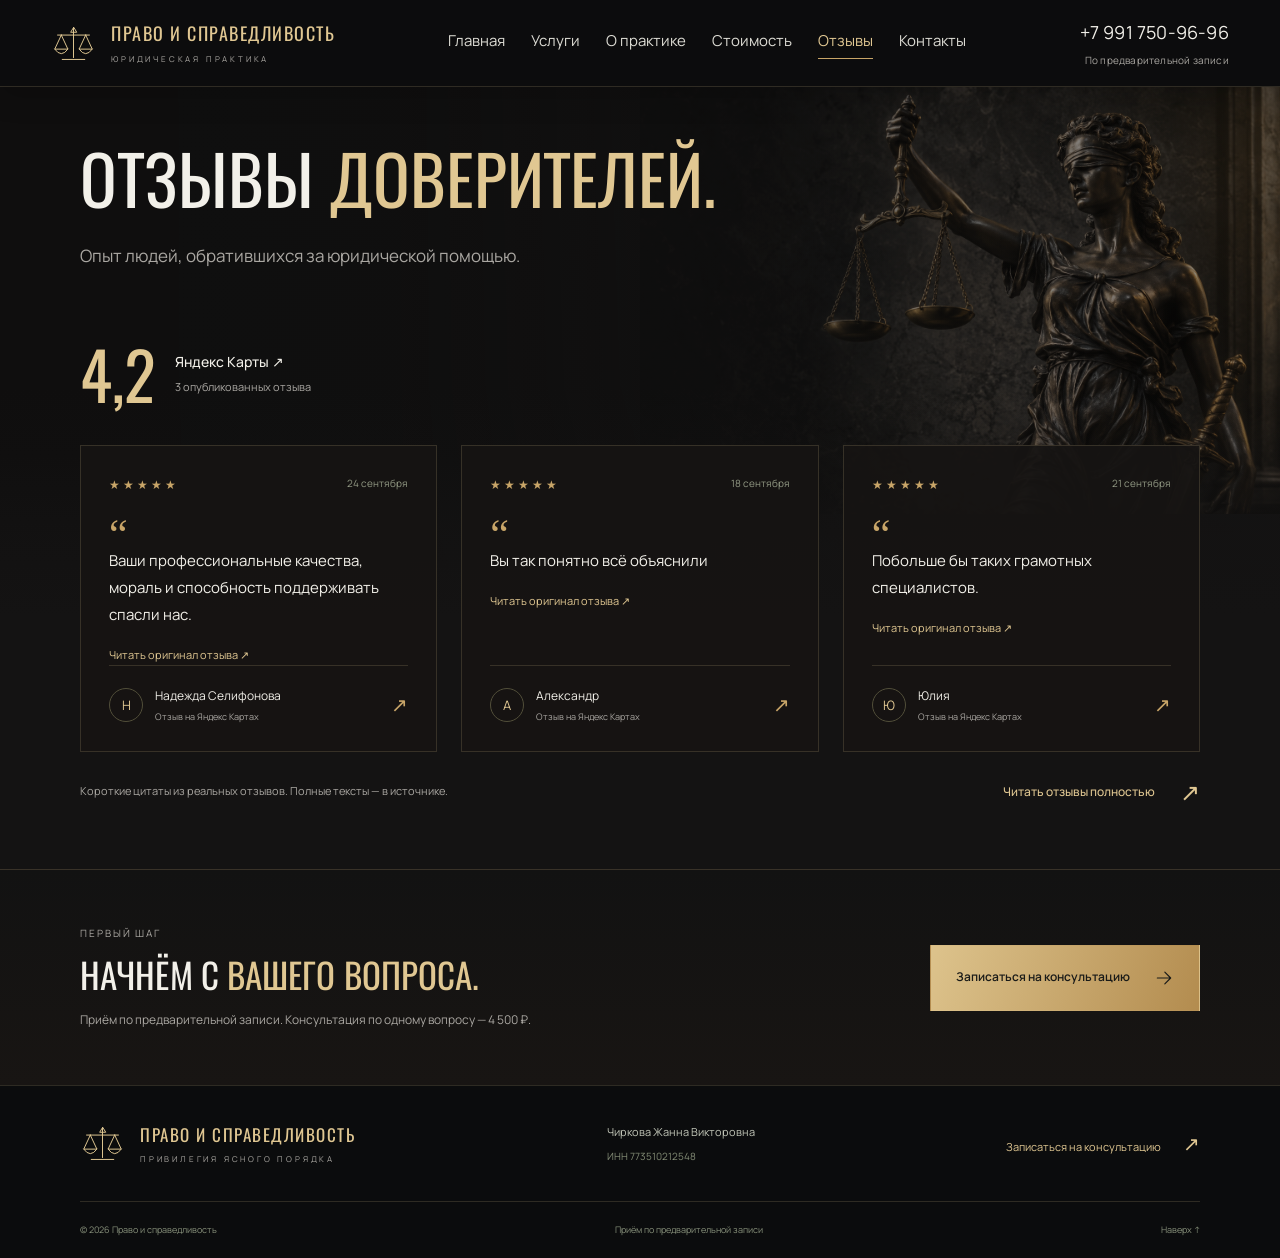
<file: reviews.html>
<!doctype html>
<html lang="ru"><head><meta charset="utf-8"><meta name="viewport" content="width=device-width,initial-scale=1"><meta name="robots" content="index,follow"><title>Отзывы — Право и справедливость</title><meta name="description" content="Опубликованные отзывы доверителей о юридической практике."><link rel="icon" type="image/svg+xml" href="data:image/svg+xml,%3Csvg xmlns='http://www.w3.org/2000/svg' viewBox='0 0 64 64'%3E%3Crect width='64' height='64' rx='8' fill='%230d0d0e'/%3E%3Cg fill='none' stroke='%23e0c792' stroke-width='2'%3E%3Cpath d='M32 10v43M20 18h24M16 25l-7 14h14L16 25zm32 0-7 14h14L48 25zM23 54h18'/%3E%3C/g%3E%3C/svg%3E"><link rel="stylesheet" href="assets/oswald.css"><link rel="stylesheet" href="assets/fonts/fonts.local.css"><link rel="stylesheet" href="design.css"><link rel="stylesheet" href="multipage.css"><script src="site.js" defer></script></head><body class="inner-page page-reviews"><a class="skip-link" href="#main">Перейти к содержанию</a><svg class="symbols" xmlns="http://www.w3.org/2000/svg"><defs>
  <symbol id="scale" viewBox="0 0 48 48"><path d="M24 7v32M12 41h24M7 15h34M24 7l-3 5h6zM11 15L4 30h14L11 15zm26 0-7 15h14l-7-15zM4 30q7 10 14 0m12 0q7 10 14 0"/></symbol>
  <symbol id="family" viewBox="0 0 48 48"><circle cx="17" cy="14" r="6"/><circle cx="33" cy="17" r="5"/><path d="M5 39v-7q0-10 12-10t12 10v7m3-12q11-2 11 8v4M21 39v-7"/></symbol>
  <symbol id="home" viewBox="0 0 48 48"><path d="m4 21 20-16 20 16M10 17v25h28V17M20 42V28h9v14M31 10V5h7v10"/></symbol>
  <symbol id="document" viewBox="0 0 48 48"><path d="M10 4h20l10 10v30H10zM30 4v11h10M17 23h16m-16 7h16m-16 7h10"/></symbol>
  <symbol id="business" viewBox="0 0 48 48"><path d="M5 15h38v28H5zM16 15V7h16v8M5 27h38M19 24h10v7H19z"/></symbol>
  <symbol id="shield" viewBox="0 0 48 48"><path d="M24 4 41 11v12q0 12-17 21Q7 35 7 23V11zM16 24l6 6 12-13"/></symbol>
  <symbol id="globe" viewBox="0 0 48 48"><circle cx="24" cy="24" r="20"/><ellipse cx="24" cy="24" rx="9" ry="20"/><path d="M5 17h38M5 31h38M24 4v40"/></symbol>
  <symbol id="execution" viewBox="0 0 48 48"><path d="M8 6h25v15M8 6v35h19M15 14h11m-11 8h8m-8 8h7m10-2 5 5 9-10M28 19h16v19l-8 6-8-6z"/></symbol>
  <symbol id="arrow" viewBox="0 0 24 24"><path d="M4 12h16m-7-7 7 7-7 7"/></symbol>
  <symbol id="pin" viewBox="0 0 24 24"><path d="M20 10c0 6-8 12-8 12S4 16 4 10a8 8 0 0 1 16 0z"/><circle cx="12" cy="10" r="3"/></symbol>
  <symbol id="car" viewBox="0 0 24 24"><path d="m5 9 2-5h10l2 5M3 9h18v10H3zM5 19v2m14-2v2M6 13h2m8 0h2M3 9l-2-2m20 2 2-2"/></symbol>
  <symbol id="walk" viewBox="0 0 24 24"><circle cx="14" cy="4" r="2"/><path d="m12 8-3 5-4 1m7-6 4 4h4M12 8l-2 9-4 5m5-8 5 3 1 5"/></symbol>
  <symbol id="bus" viewBox="0 0 24 24"><rect x="5" y="2" width="14" height="18" rx="3"/><path d="M5 6h14M5 13h14M9 2v4m6-4v4M8 16h1m6 0h1M8 20v2m8-2v2"/></symbol>
</defs></svg><header class="site-header" id="top"><div class="header wrap"><a href="index.html" class="brand" aria-label="Право и справедливость — главная"><svg aria-hidden="true"><use href="#scale"/></svg><span>ПРАВО И СПРАВЕДЛИВОСТЬ<small>ЮРИДИЧЕСКАЯ ПРАКТИКА</small></span></a><nav id="main-navigation" aria-label="Основная навигация"><button class="mobile-menu-close" type="button" aria-label="Закрыть меню">Закрыть <span aria-hidden="true">×</span></button><a href="index.html">Главная</a><a href="services.html">Услуги</a><a href="about.html">О практике</a><a href="prices.html">Стоимость</a><a href="reviews.html" aria-current="page">Отзывы</a><a href="contacts.html">Контакты</a><div class="mobile-menu-actions"><a class="mobile-call" href="tel:+79917509696"><span>Позвонить</span><strong>+7 991 750-96-96</strong></a><a class="mobile-callback" href="consultation.html"><span>Обратный звонок</span><strong>Оставить заявку →</strong></a></div></nav><a class="header-phone" href="tel:+79917509696">+7 991 750-96-96<small>По предварительной записи</small></a><button class="menu-toggle" type="button" aria-controls="main-navigation" aria-expanded="false">Меню <svg aria-hidden="true" viewBox="0 0 24 24"><path d="M4 6h16M4 12h16M4 18h16"/></svg></button></div></header><main id="main"><section class="themis-surface"><div class="page-heading wrap"><div class="page-heading-copy"><h1>ОТЗЫВЫ <span>ДОВЕРИТЕЛЕЙ.</span></h1><p>Опыт людей, обратившихся за юридической помощью.</p></div></div><section class="screen section reviews" data-screen="reviews" id="reviews">
  <div class="wrap">
    <div class="eyebrow"><i></i> ОТЗЫВЫ ДОВЕРИТЕЛЕЙ</div>
    <div class="section-heading"><h2>О РАБОТЕ ГОВОРЯТ<br><span>ТЕ, КОМУ МЫ ПОМОГЛИ.</span></h2><a href="https://yandex.ru/maps/org/152167685280" class="rating"><strong>4,2</strong><span><b>Яндекс Карты ↗</b><small>3 опубликованных отзыва</small></span></a></div>
    <div class="reviews-grid">
      <article class="review-card"><div class="review-meta"><span class="stars">★★★★★</span><span>24 сентября</span></div><div class="quote-mark">“</div><blockquote>Ваши профессиональные качества, мораль и способность поддерживать спасли нас.</blockquote><a class="review-source" href="https://jurist-chirkova-zh-v.clients.site/#rating" target="_blank" rel="noopener noreferrer">Читать оригинал отзыва ↗</a><div class="review-author"><span class="avatar">Н</span><div>Надежда Селифонова<small>Отзыв на Яндекс Картах</small></div><span>↗</span></div></article>
      <article class="review-card"><div class="review-meta"><span class="stars">★★★★★</span><span>18 сентября</span></div><div class="quote-mark">“</div><blockquote>Вы так понятно всё объяснили</blockquote><a class="review-source" href="https://jurist-chirkova-zh-v.clients.site/#rating" target="_blank" rel="noopener noreferrer">Читать оригинал отзыва ↗</a><div class="review-author"><span class="avatar">А</span><div>Александр<small>Отзыв на Яндекс Картах</small></div><span>↗</span></div></article>
      <article class="review-card"><div class="review-meta"><span class="stars">★★★★★</span><span>21 сентября</span></div><div class="quote-mark">“</div><blockquote>Побольше бы таких грамотных специалистов.</blockquote><a class="review-source" href="https://jurist-chirkova-zh-v.clients.site/#rating" target="_blank" rel="noopener noreferrer">Читать оригинал отзыва ↗</a><div class="review-author"><span class="avatar">Ю</span><div>Юлия<small>Отзыв на Яндекс Картах</small></div><span>↗</span></div></article>
    </div>
    <div class="reviews-bottom"><span>Короткие цитаты из реальных отзывов. Полные тексты — в источнике.</span><a class="text-link" href="https://jurist-chirkova-zh-v.clients.site/#rating">Читать отзывы полностью <span>↗</span></a></div>
  </div>
</section></section><section class="page-cta"><div class="wrap"><div><span class="tiny">ПЕРВЫЙ ШАГ</span><h2>НАЧНЁМ С <span>ВАШЕГО ВОПРОСА.</span></h2><p>Приём по предварительной записи. Консультация по одному вопросу — 4 500 ₽.</p></div><a class="button gold" href="consultation.html">Записаться на консультацию <svg aria-hidden="true"><use href="#arrow"/></svg></a></div></section></main><footer><div class="wrap footer-top"><a class="brand" href="index.html"><svg><use href="#scale"/></svg><span>ПРАВО И СПРАВЕДЛИВОСТЬ<small>ПРИВИЛЕГИЯ ЯСНОГО ПОРЯДКА</small></span></a><span>Чиркова Жанна Викторовна<small>ИНН 773510212548</small></span><a href="consultation.html">Записаться на консультацию <span>↗</span></a></div><div class="wrap footer-bottom"><span>© 2026 Право и справедливость</span><span>Приём по предварительной записи</span><a href="#top">Наверх ↑</a></div></footer></body></html>
</file>
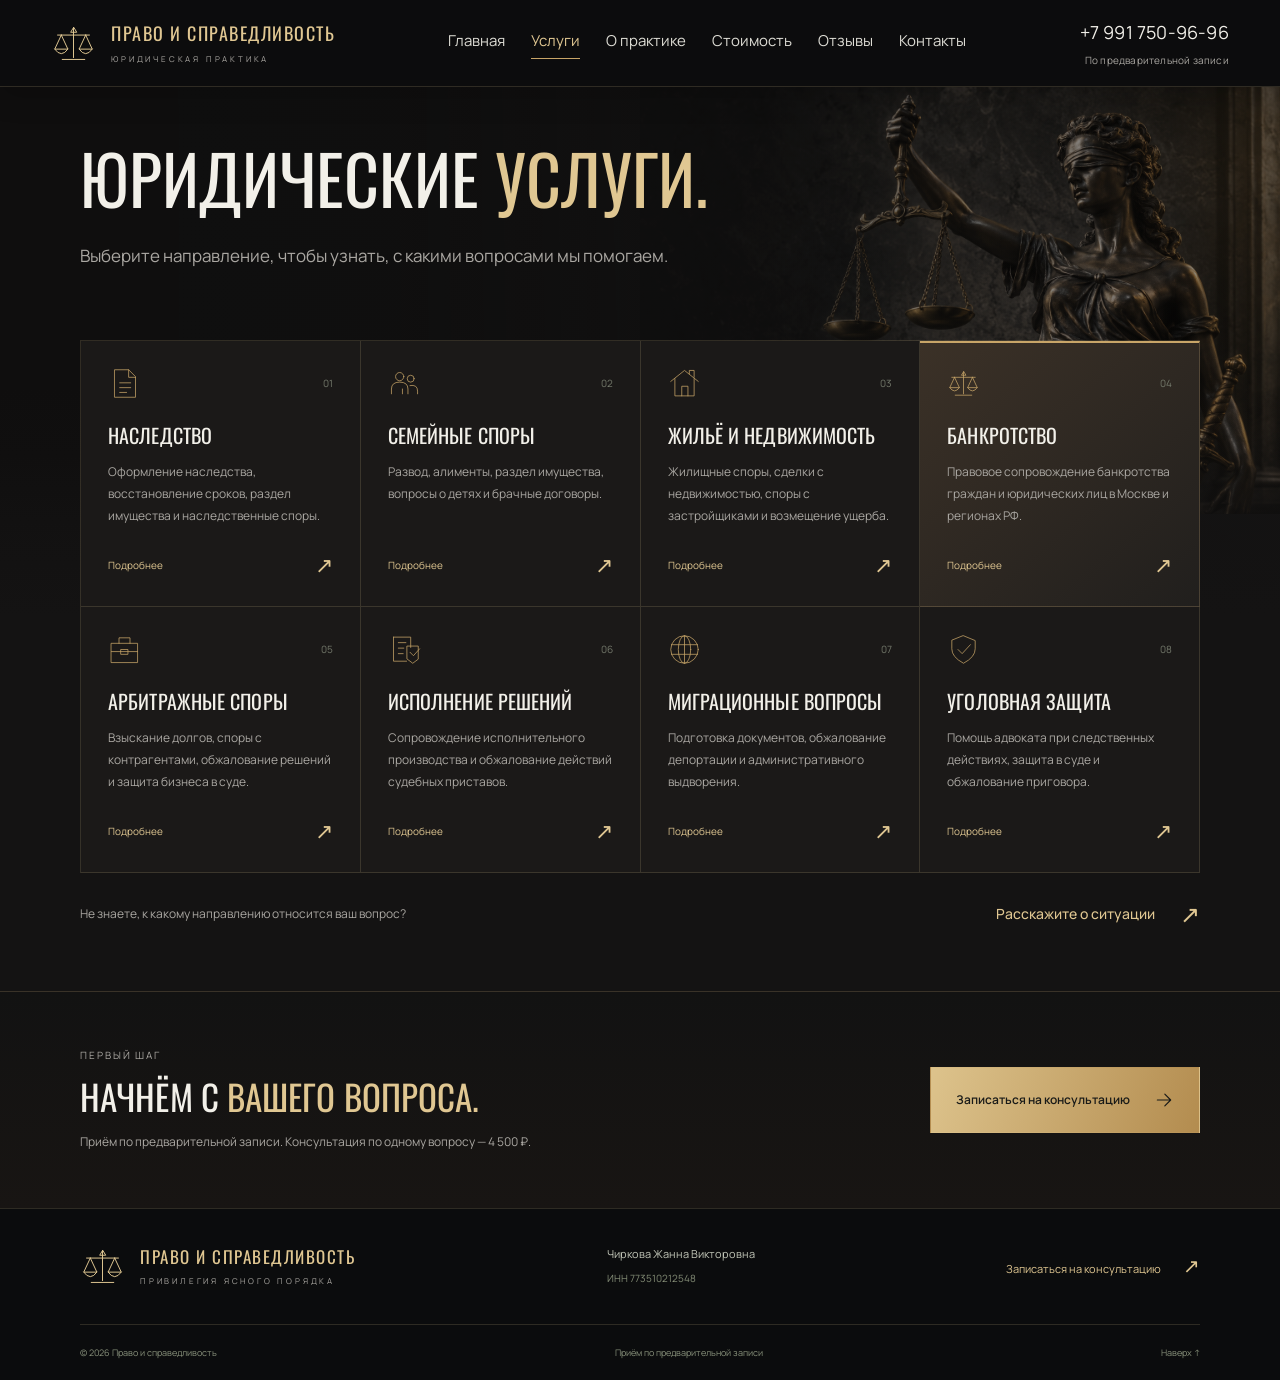
<file: services.html>
<!doctype html>
<html lang="ru"><head><meta charset="utf-8"><meta name="viewport" content="width=device-width,initial-scale=1"><meta name="robots" content="index,follow"><title>Услуги — Право и справедливость</title><meta name="description" content="Направления юридической помощи гражданам и бизнесу."><link rel="icon" type="image/svg+xml" href="data:image/svg+xml,%3Csvg xmlns='http://www.w3.org/2000/svg' viewBox='0 0 64 64'%3E%3Crect width='64' height='64' rx='8' fill='%230d0d0e'/%3E%3Cg fill='none' stroke='%23e0c792' stroke-width='2'%3E%3Cpath d='M32 10v43M20 18h24M16 25l-7 14h14L16 25zm32 0-7 14h14L48 25zM23 54h18'/%3E%3C/g%3E%3C/svg%3E"><link rel="stylesheet" href="assets/oswald.css"><link rel="stylesheet" href="assets/fonts/fonts.local.css"><link rel="stylesheet" href="design.css"><link rel="stylesheet" href="multipage.css"><script src="site.js" defer></script></head><body class="inner-page page-services"><a class="skip-link" href="#main">Перейти к содержанию</a><svg class="symbols" xmlns="http://www.w3.org/2000/svg"><defs>
  <symbol id="scale" viewBox="0 0 48 48"><path d="M24 7v32M12 41h24M7 15h34M24 7l-3 5h6zM11 15L4 30h14L11 15zm26 0-7 15h14l-7-15zM4 30q7 10 14 0m12 0q7 10 14 0"/></symbol>
  <symbol id="family" viewBox="0 0 48 48"><circle cx="17" cy="14" r="6"/><circle cx="33" cy="17" r="5"/><path d="M5 39v-7q0-10 12-10t12 10v7m3-12q11-2 11 8v4M21 39v-7"/></symbol>
  <symbol id="home" viewBox="0 0 48 48"><path d="m4 21 20-16 20 16M10 17v25h28V17M20 42V28h9v14M31 10V5h7v10"/></symbol>
  <symbol id="document" viewBox="0 0 48 48"><path d="M10 4h20l10 10v30H10zM30 4v11h10M17 23h16m-16 7h16m-16 7h10"/></symbol>
  <symbol id="business" viewBox="0 0 48 48"><path d="M5 15h38v28H5zM16 15V7h16v8M5 27h38M19 24h10v7H19z"/></symbol>
  <symbol id="shield" viewBox="0 0 48 48"><path d="M24 4 41 11v12q0 12-17 21Q7 35 7 23V11zM16 24l6 6 12-13"/></symbol>
  <symbol id="globe" viewBox="0 0 48 48"><circle cx="24" cy="24" r="20"/><ellipse cx="24" cy="24" rx="9" ry="20"/><path d="M5 17h38M5 31h38M24 4v40"/></symbol>
  <symbol id="execution" viewBox="0 0 48 48"><path d="M8 6h25v15M8 6v35h19M15 14h11m-11 8h8m-8 8h7m10-2 5 5 9-10M28 19h16v19l-8 6-8-6z"/></symbol>
  <symbol id="arrow" viewBox="0 0 24 24"><path d="M4 12h16m-7-7 7 7-7 7"/></symbol>
  <symbol id="pin" viewBox="0 0 24 24"><path d="M20 10c0 6-8 12-8 12S4 16 4 10a8 8 0 0 1 16 0z"/><circle cx="12" cy="10" r="3"/></symbol>
  <symbol id="car" viewBox="0 0 24 24"><path d="m5 9 2-5h10l2 5M3 9h18v10H3zM5 19v2m14-2v2M6 13h2m8 0h2M3 9l-2-2m20 2 2-2"/></symbol>
  <symbol id="walk" viewBox="0 0 24 24"><circle cx="14" cy="4" r="2"/><path d="m12 8-3 5-4 1m7-6 4 4h4M12 8l-2 9-4 5m5-8 5 3 1 5"/></symbol>
  <symbol id="bus" viewBox="0 0 24 24"><rect x="5" y="2" width="14" height="18" rx="3"/><path d="M5 6h14M5 13h14M9 2v4m6-4v4M8 16h1m6 0h1M8 20v2m8-2v2"/></symbol>
</defs></svg><header class="site-header" id="top"><div class="header wrap"><a href="index.html" class="brand" aria-label="Право и справедливость — главная"><svg aria-hidden="true"><use href="#scale"/></svg><span>ПРАВО И СПРАВЕДЛИВОСТЬ<small>ЮРИДИЧЕСКАЯ ПРАКТИКА</small></span></a><nav id="main-navigation" aria-label="Основная навигация"><button class="mobile-menu-close" type="button" aria-label="Закрыть меню">Закрыть <span aria-hidden="true">×</span></button><a href="index.html">Главная</a><a href="services.html" aria-current="page">Услуги</a><a href="about.html">О практике</a><a href="prices.html">Стоимость</a><a href="reviews.html">Отзывы</a><a href="contacts.html">Контакты</a><div class="mobile-menu-actions"><a class="mobile-call" href="tel:+79917509696"><span>Позвонить</span><strong>+7 991 750-96-96</strong></a><a class="mobile-callback" href="consultation.html"><span>Обратный звонок</span><strong>Оставить заявку →</strong></a></div></nav><a class="header-phone" href="tel:+79917509696">+7 991 750-96-96<small>По предварительной записи</small></a><button class="menu-toggle" type="button" aria-controls="main-navigation" aria-expanded="false">Меню <svg aria-hidden="true" viewBox="0 0 24 24"><path d="M4 6h16M4 12h16M4 18h16"/></svg></button></div></header><main id="main"><section class="themis-surface"><div class="page-heading wrap"><div class="page-heading-copy"><h1>ЮРИДИЧЕСКИЕ <span>УСЛУГИ.</span></h1><p>Выберите направление, чтобы узнать, с какими вопросами мы помогаем.</p></div></div><section class="screen section services" data-screen="services" id="services">
  <div class="wrap">
    <div class="eyebrow"><i></i> НАПРАВЛЕНИЯ ПРАКТИКИ</div>
    <div class="section-heading"><h2>ДЛЯ КАЖДОЙ СИТУАЦИИ —<br><span>СВОЁ ПРАВОВОЕ РЕШЕНИЕ.</span></h2><p>Юридическая помощь физическим<br>и юридическим лицам.<br>Выберите свой вопрос.</p></div>
    <div class="service-grid">
      <a class="service-card" href="services/inheritance.html"><div class="card-top"><svg><use href="#document"/></svg><span>01</span></div><h3>НАСЛЕДСТВО</h3><p>Оформление наследства, восстановление сроков, раздел имущества и наследственные споры.</p><div class="card-link">Подробнее <span>↗</span></div></a>
      <a class="service-card" href="services/family.html"><div class="card-top"><svg><use href="#family"/></svg><span>02</span></div><h3>СЕМЕЙНЫЕ СПОРЫ</h3><p>Развод, алименты, раздел имущества, вопросы о детях и брачные договоры.</p><div class="card-link">Подробнее <span>↗</span></div></a>
      <a class="service-card" href="services/housing.html"><div class="card-top"><svg><use href="#home"/></svg><span>03</span></div><h3>ЖИЛЬЁ И НЕДВИЖИМОСТЬ</h3><p>Жилищные споры, сделки с недвижимостью, споры с застройщиками и возмещение ущерба.</p><div class="card-link">Подробнее <span>↗</span></div></a>
      <a class="service-card featured" href="services/bankruptcy.html"><div class="card-top"><svg><use href="#scale"/></svg><span>04</span></div><h3>БАНКРОТСТВО</h3><p>Правовое сопровождение банкротства граждан и юридических лиц в Москве и регионах РФ.</p><div class="card-link">Подробнее <span>↗</span></div></a>
      <a class="service-card" href="services/arbitration.html"><div class="card-top"><svg><use href="#business"/></svg><span>05</span></div><h3>АРБИТРАЖНЫЕ СПОРЫ</h3><p>Взыскание долгов, споры с контрагентами, обжалование решений и защита бизнеса в суде.</p><div class="card-link">Подробнее <span>↗</span></div></a>
      <a class="service-card" href="services/enforcement.html"><div class="card-top"><svg><use href="#execution"/></svg><span>06</span></div><h3>ИСПОЛНЕНИЕ РЕШЕНИЙ</h3><p>Сопровождение исполнительного производства и обжалование действий судебных приставов.</p><div class="card-link">Подробнее <span>↗</span></div></a>
      <a class="service-card" href="services/migration.html"><div class="card-top"><svg><use href="#globe"/></svg><span>07</span></div><h3>МИГРАЦИОННЫЕ ВОПРОСЫ</h3><p>Подготовка документов, обжалование депортации и административного выдворения.</p><div class="card-link">Подробнее <span>↗</span></div></a>
      <a class="service-card" href="services/criminal.html"><div class="card-top"><svg><use href="#shield"/></svg><span>08</span></div><h3>УГОЛОВНАЯ ЗАЩИТА</h3><p>Помощь адвоката при следственных действиях, защита в суде и обжалование приговора.</p><div class="card-link">Подробнее <span>↗</span></div></a>
    </div>
    <div class="service-bottom"><span>Не знаете, к какому направлению относится ваш вопрос?</span><a href="consultation.html" class="text-link">Расскажите о ситуации <span>↗</span></a></div>
  </div>
</section></section><section class="page-cta"><div class="wrap"><div><span class="tiny">ПЕРВЫЙ ШАГ</span><h2>НАЧНЁМ С <span>ВАШЕГО ВОПРОСА.</span></h2><p>Приём по предварительной записи. Консультация по одному вопросу — 4 500 ₽.</p></div><a class="button gold" href="consultation.html">Записаться на консультацию <svg aria-hidden="true"><use href="#arrow"/></svg></a></div></section></main><footer><div class="wrap footer-top"><a class="brand" href="index.html"><svg><use href="#scale"/></svg><span>ПРАВО И СПРАВЕДЛИВОСТЬ<small>ПРИВИЛЕГИЯ ЯСНОГО ПОРЯДКА</small></span></a><span>Чиркова Жанна Викторовна<small>ИНН 773510212548</small></span><a href="consultation.html">Записаться на консультацию <span>↗</span></a></div><div class="wrap footer-bottom"><span>© 2026 Право и справедливость</span><span>Приём по предварительной записи</span><a href="#top">Наверх ↑</a></div></footer></body></html>
</file>
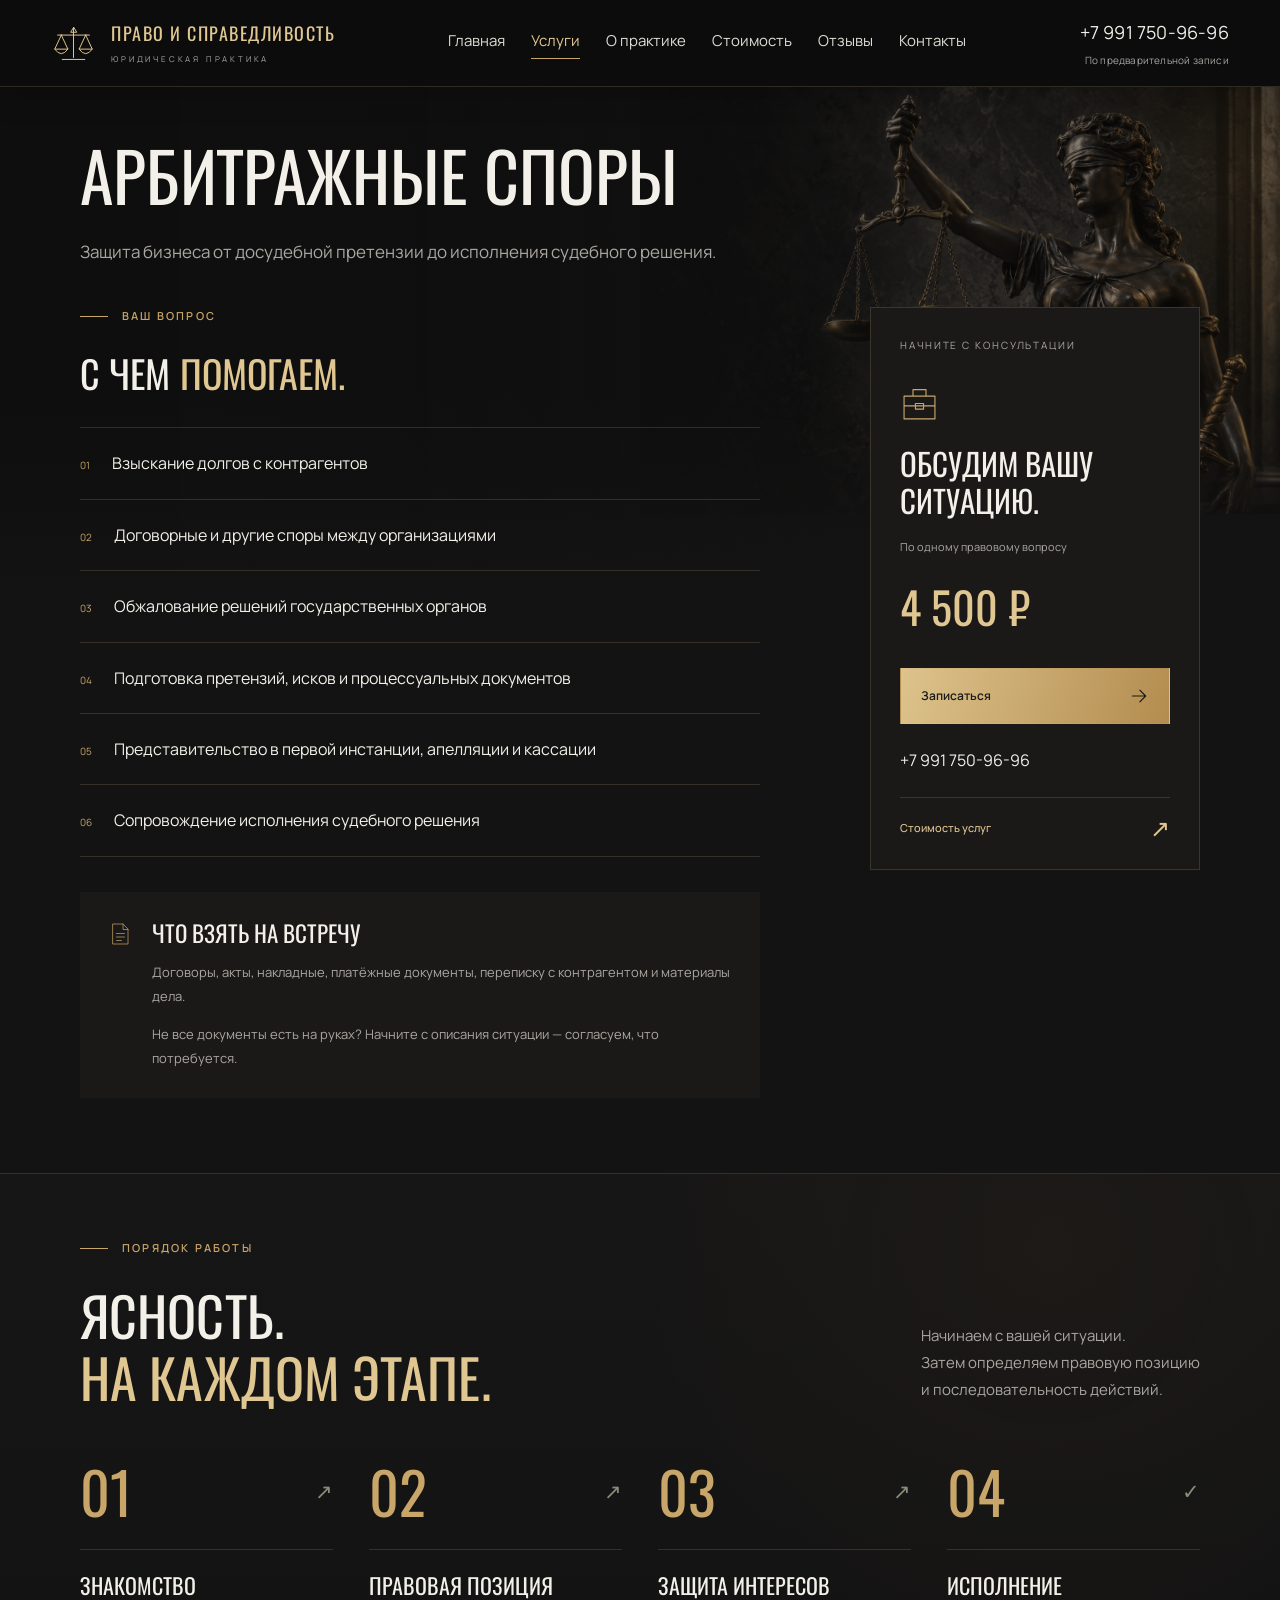
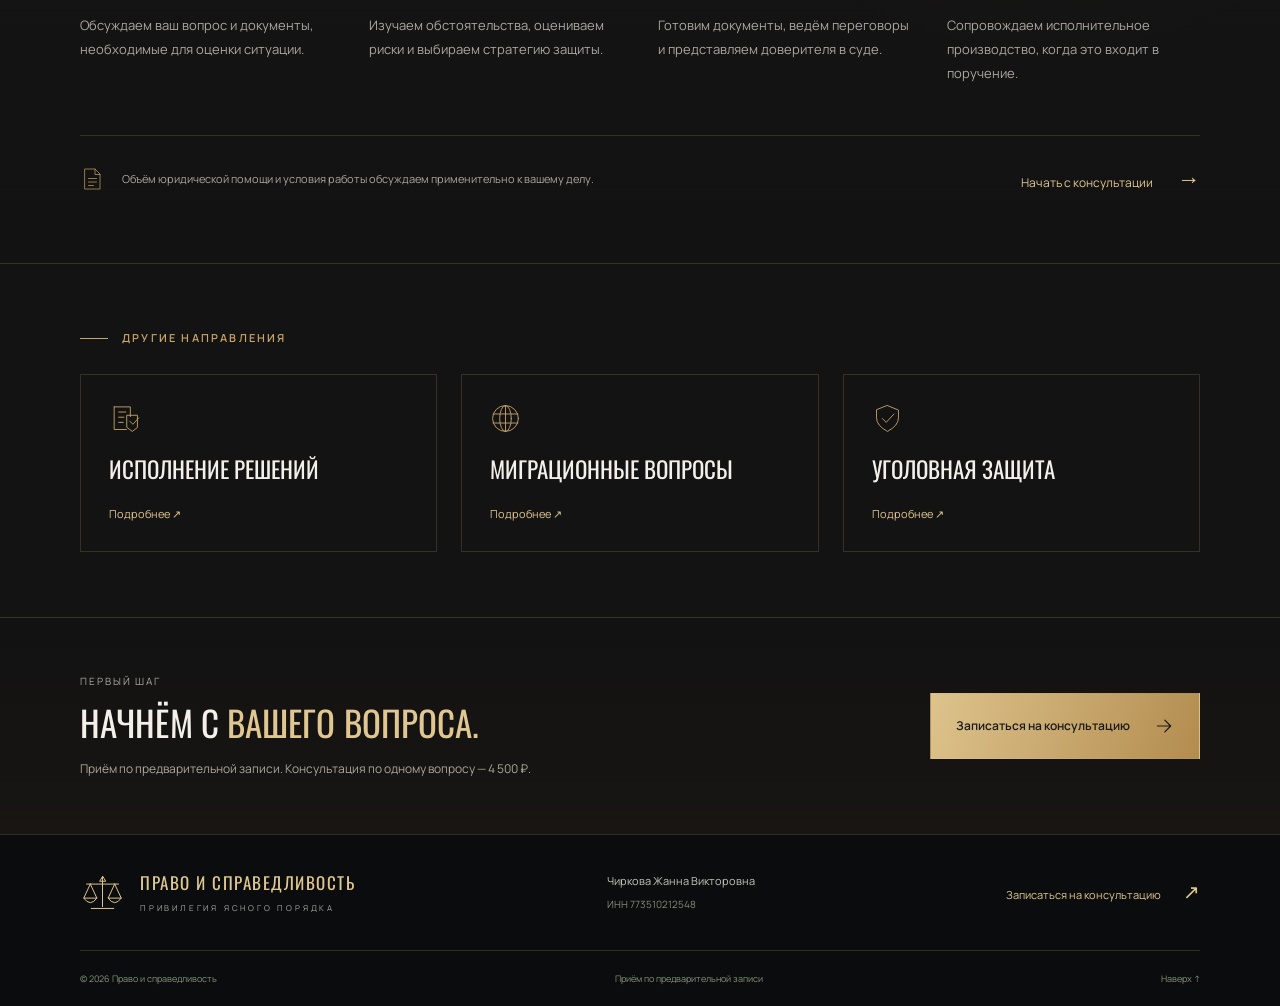
<file: services/arbitration.html>
<!doctype html>
<html lang="ru"><head><meta charset="utf-8"><meta name="viewport" content="width=device-width,initial-scale=1"><meta name="robots" content="index,follow"><title>Арбитражные споры — Право и справедливость</title><meta name="description" content="Защита бизнеса от досудебной претензии до исполнения судебного решения."><link rel="icon" type="image/svg+xml" href="data:image/svg+xml,%3Csvg xmlns='http://www.w3.org/2000/svg' viewBox='0 0 64 64'%3E%3Crect width='64' height='64' rx='8' fill='%230d0d0e'/%3E%3Cg fill='none' stroke='%23e0c792' stroke-width='2'%3E%3Cpath d='M32 10v43M20 18h24M16 25l-7 14h14L16 25zm32 0-7 14h14L48 25zM23 54h18'/%3E%3C/g%3E%3C/svg%3E"><link rel="stylesheet" href="../assets/oswald.css"><link rel="stylesheet" href="../assets/fonts/fonts.local.css"><link rel="stylesheet" href="../design.css"><link rel="stylesheet" href="../multipage.css"><script src="../site.js" defer></script></head><body class="inner-page page-arbitration"><a class="skip-link" href="#main">Перейти к содержанию</a><svg class="symbols" xmlns="http://www.w3.org/2000/svg"><defs>
  <symbol id="scale" viewBox="0 0 48 48"><path d="M24 7v32M12 41h24M7 15h34M24 7l-3 5h6zM11 15L4 30h14L11 15zm26 0-7 15h14l-7-15zM4 30q7 10 14 0m12 0q7 10 14 0"/></symbol>
  <symbol id="family" viewBox="0 0 48 48"><circle cx="17" cy="14" r="6"/><circle cx="33" cy="17" r="5"/><path d="M5 39v-7q0-10 12-10t12 10v7m3-12q11-2 11 8v4M21 39v-7"/></symbol>
  <symbol id="home" viewBox="0 0 48 48"><path d="m4 21 20-16 20 16M10 17v25h28V17M20 42V28h9v14M31 10V5h7v10"/></symbol>
  <symbol id="document" viewBox="0 0 48 48"><path d="M10 4h20l10 10v30H10zM30 4v11h10M17 23h16m-16 7h16m-16 7h10"/></symbol>
  <symbol id="business" viewBox="0 0 48 48"><path d="M5 15h38v28H5zM16 15V7h16v8M5 27h38M19 24h10v7H19z"/></symbol>
  <symbol id="shield" viewBox="0 0 48 48"><path d="M24 4 41 11v12q0 12-17 21Q7 35 7 23V11zM16 24l6 6 12-13"/></symbol>
  <symbol id="globe" viewBox="0 0 48 48"><circle cx="24" cy="24" r="20"/><ellipse cx="24" cy="24" rx="9" ry="20"/><path d="M5 17h38M5 31h38M24 4v40"/></symbol>
  <symbol id="execution" viewBox="0 0 48 48"><path d="M8 6h25v15M8 6v35h19M15 14h11m-11 8h8m-8 8h7m10-2 5 5 9-10M28 19h16v19l-8 6-8-6z"/></symbol>
  <symbol id="arrow" viewBox="0 0 24 24"><path d="M4 12h16m-7-7 7 7-7 7"/></symbol>
  <symbol id="pin" viewBox="0 0 24 24"><path d="M20 10c0 6-8 12-8 12S4 16 4 10a8 8 0 0 1 16 0z"/><circle cx="12" cy="10" r="3"/></symbol>
  <symbol id="car" viewBox="0 0 24 24"><path d="m5 9 2-5h10l2 5M3 9h18v10H3zM5 19v2m14-2v2M6 13h2m8 0h2M3 9l-2-2m20 2 2-2"/></symbol>
  <symbol id="walk" viewBox="0 0 24 24"><circle cx="14" cy="4" r="2"/><path d="m12 8-3 5-4 1m7-6 4 4h4M12 8l-2 9-4 5m5-8 5 3 1 5"/></symbol>
  <symbol id="bus" viewBox="0 0 24 24"><rect x="5" y="2" width="14" height="18" rx="3"/><path d="M5 6h14M5 13h14M9 2v4m6-4v4M8 16h1m6 0h1M8 20v2m8-2v2"/></symbol>
</defs></svg><header class="site-header" id="top"><div class="header wrap"><a href="../index.html" class="brand" aria-label="Право и справедливость — главная"><svg aria-hidden="true"><use href="#scale"/></svg><span>ПРАВО И СПРАВЕДЛИВОСТЬ<small>ЮРИДИЧЕСКАЯ ПРАКТИКА</small></span></a><nav id="main-navigation" aria-label="Основная навигация"><button class="mobile-menu-close" type="button" aria-label="Закрыть меню">Закрыть <span aria-hidden="true">×</span></button><a href="../index.html">Главная</a><a href="../services.html" aria-current="page">Услуги</a><a href="../about.html">О практике</a><a href="../prices.html">Стоимость</a><a href="../reviews.html">Отзывы</a><a href="../contacts.html">Контакты</a><div class="mobile-menu-actions"><a class="mobile-call" href="tel:+79917509696"><span>Позвонить</span><strong>+7 991 750-96-96</strong></a><a class="mobile-callback" href="../consultation.html"><span>Обратный звонок</span><strong>Оставить заявку →</strong></a></div></nav><a class="header-phone" href="tel:+79917509696">+7 991 750-96-96<small>По предварительной записи</small></a><button class="menu-toggle" type="button" aria-controls="main-navigation" aria-expanded="false">Меню <svg aria-hidden="true" viewBox="0 0 24 24"><path d="M4 6h16M4 12h16M4 18h16"/></svg></button></div></header><main id="main"><section class="service-overview" aria-labelledby="service-title"><div class="wrap page-heading"><div class="page-heading-copy"><h1 id="service-title">АРБИТРАЖНЫЕ СПОРЫ</h1><p>Защита бизнеса от досудебной претензии до исполнения судебного решения.</p></div></div><div class="service-detail"><div class="wrap detail-layout"><article><div class="eyebrow"><i></i>ВАШ ВОПРОС</div><h2>С ЧЕМ <span>ПОМОГАЕМ.</span></h2><ul class="help-list"><li><span>01</span>Взыскание долгов с контрагентов</li><li><span>02</span>Договорные и другие споры между организациями</li><li><span>03</span>Обжалование решений государственных органов</li><li><span>04</span>Подготовка претензий, исков и процессуальных документов</li><li><span>05</span>Представительство в первой инстанции, апелляции и кассации</li><li><span>06</span>Сопровождение исполнения судебного решения</li></ul><div class="document-note"><svg aria-hidden="true"><use href="#document"/></svg><div><h3>ЧТО ВЗЯТЬ НА ВСТРЕЧУ</h3><p>Договоры, акты, накладные, платёжные документы, переписку с контрагентом и материалы дела.</p><p>Не все документы есть на руках? Начните с описания ситуации — согласуем, что потребуется.</p></div></div></article><aside class="service-aside"><span class="tiny">НАЧНИТЕ С КОНСУЛЬТАЦИИ</span><svg aria-hidden="true"><use href="#business"/></svg><h3>ОБСУДИМ ВАШУ<br>СИТУАЦИЮ.</h3><p>По одному правовому вопросу</p><strong>4 500 ₽</strong><a class="button gold" href="../consultation.html">Записаться <svg aria-hidden="true"><use href="#arrow"/></svg></a><a class="aside-phone" href="tel:+79917509696">+7 991 750-96-96</a><a class="text-link" href="../prices.html">Стоимость услуг <span>↗</span></a></aside></div></div></section><section class="screen section process" data-screen="process" id="process">
  <div class="wrap">
    <div class="eyebrow"><i></i> ПОРЯДОК РАБОТЫ</div>
    <div class="section-heading"><h2>ЯСНОСТЬ.<br><span>НА КАЖДОМ ЭТАПЕ.</span></h2><p>Начинаем с вашей ситуации.<br>Затем определяем правовую позицию<br>и последовательность действий.</p></div>
    <div class="process-grid">
      <div class="step"><div class="step-number">01<span>↗</span></div><h3>ЗНАКОМСТВО</h3><p>Обсуждаем ваш вопрос и документы, необходимые для оценки ситуации.</p></div>
      <div class="step"><div class="step-number">02<span>↗</span></div><h3>ПРАВОВАЯ ПОЗИЦИЯ</h3><p>Изучаем обстоятельства, оцениваем риски и выбираем стратегию защиты.</p></div>
      <div class="step"><div class="step-number">03<span>↗</span></div><h3>ЗАЩИТА ИНТЕРЕСОВ</h3><p>Готовим документы, ведём переговоры и представляем доверителя в суде.</p></div>
      <div class="step"><div class="step-number">04<span>✓</span></div><h3>ИСПОЛНЕНИЕ</h3><p>Сопровождаем исполнительное производство, когда это входит в поручение.</p></div>
    </div>
    <div class="process-note"><svg><use href="#document"/></svg><span>Объём юридической помощи и условия работы обсуждаем применительно к вашему делу.</span><a href="../consultation.html">Начать с консультации <span>→</span></a></div>
  </div>
</section><section class="section related"><div class="wrap"><div class="eyebrow"><i></i>ДРУГИЕ НАПРАВЛЕНИЯ</div><div class="related-grid"><a href="enforcement.html"><svg aria-hidden="true"><use href="#execution"/></svg><h3>ИСПОЛНЕНИЕ РЕШЕНИЙ</h3><span>Подробнее ↗</span></a><a href="migration.html"><svg aria-hidden="true"><use href="#globe"/></svg><h3>МИГРАЦИОННЫЕ ВОПРОСЫ</h3><span>Подробнее ↗</span></a><a href="criminal.html"><svg aria-hidden="true"><use href="#shield"/></svg><h3>УГОЛОВНАЯ ЗАЩИТА</h3><span>Подробнее ↗</span></a></div></div></section><section class="page-cta"><div class="wrap"><div><span class="tiny">ПЕРВЫЙ ШАГ</span><h2>НАЧНЁМ С <span>ВАШЕГО ВОПРОСА.</span></h2><p>Приём по предварительной записи. Консультация по одному вопросу — 4 500 ₽.</p></div><a class="button gold" href="../consultation.html">Записаться на консультацию <svg aria-hidden="true"><use href="#arrow"/></svg></a></div></section></main><footer><div class="wrap footer-top"><a class="brand" href="../index.html"><svg><use href="#scale"/></svg><span>ПРАВО И СПРАВЕДЛИВОСТЬ<small>ПРИВИЛЕГИЯ ЯСНОГО ПОРЯДКА</small></span></a><span>Чиркова Жанна Викторовна<small>ИНН 773510212548</small></span><a href="../consultation.html">Записаться на консультацию <span>↗</span></a></div><div class="wrap footer-bottom"><span>© 2026 Право и справедливость</span><span>Приём по предварительной записи</span><a href="#top">Наверх ↑</a></div></footer></body></html>
</file>
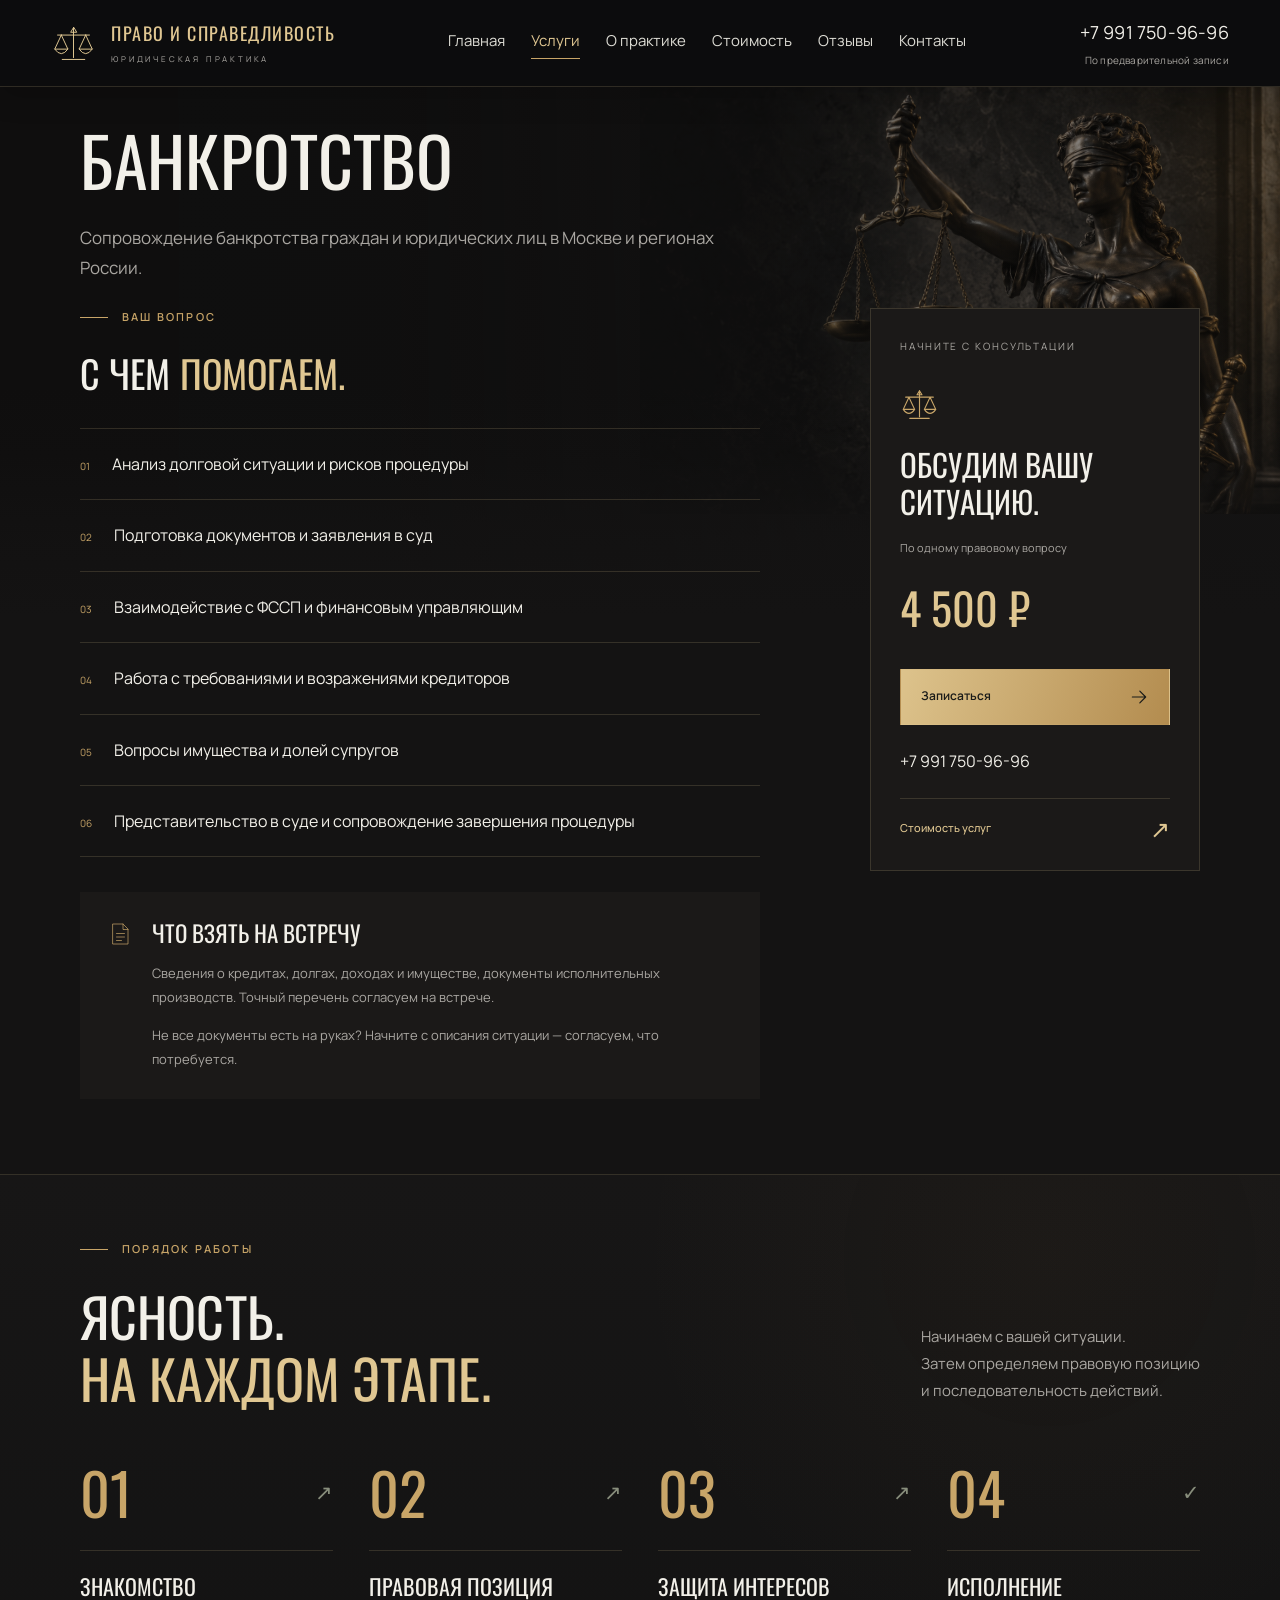
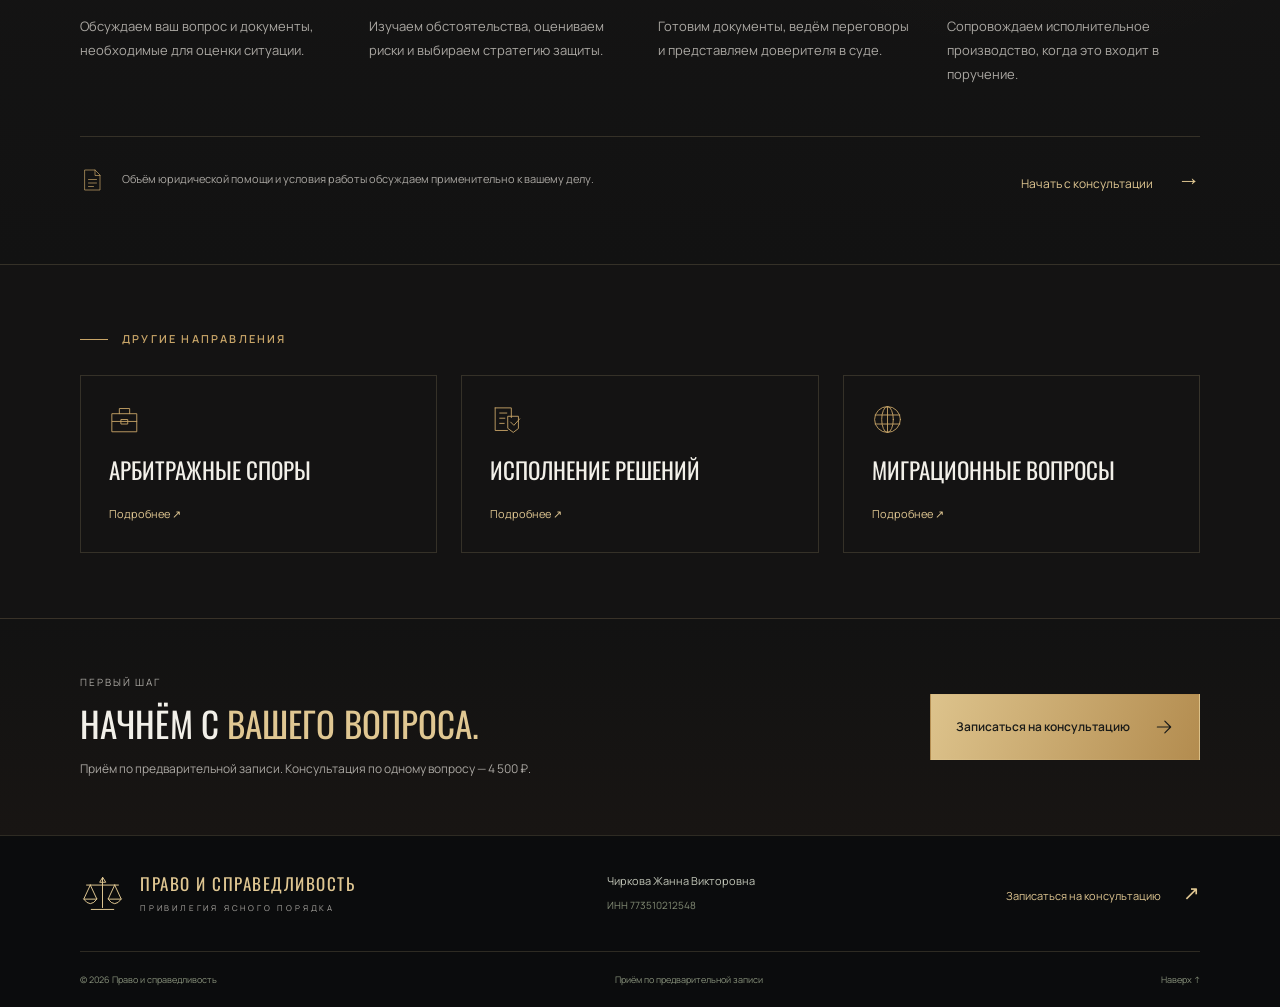
<file: services/bankruptcy.html>
<!doctype html>
<html lang="ru"><head><meta charset="utf-8"><meta name="viewport" content="width=device-width,initial-scale=1"><meta name="robots" content="index,follow"><title>Банкротство — Право и справедливость</title><meta name="description" content="Сопровождение банкротства граждан и юридических лиц в Москве и регионах России."><link rel="icon" type="image/svg+xml" href="data:image/svg+xml,%3Csvg xmlns='http://www.w3.org/2000/svg' viewBox='0 0 64 64'%3E%3Crect width='64' height='64' rx='8' fill='%230d0d0e'/%3E%3Cg fill='none' stroke='%23e0c792' stroke-width='2'%3E%3Cpath d='M32 10v43M20 18h24M16 25l-7 14h14L16 25zm32 0-7 14h14L48 25zM23 54h18'/%3E%3C/g%3E%3C/svg%3E"><link rel="stylesheet" href="../assets/oswald.css"><link rel="stylesheet" href="../assets/fonts/fonts.local.css"><link rel="stylesheet" href="../design.css"><link rel="stylesheet" href="../multipage.css"><script src="../site.js" defer></script></head><body class="inner-page page-bankruptcy"><a class="skip-link" href="#main">Перейти к содержанию</a><svg class="symbols" xmlns="http://www.w3.org/2000/svg"><defs>
  <symbol id="scale" viewBox="0 0 48 48"><path d="M24 7v32M12 41h24M7 15h34M24 7l-3 5h6zM11 15L4 30h14L11 15zm26 0-7 15h14l-7-15zM4 30q7 10 14 0m12 0q7 10 14 0"/></symbol>
  <symbol id="family" viewBox="0 0 48 48"><circle cx="17" cy="14" r="6"/><circle cx="33" cy="17" r="5"/><path d="M5 39v-7q0-10 12-10t12 10v7m3-12q11-2 11 8v4M21 39v-7"/></symbol>
  <symbol id="home" viewBox="0 0 48 48"><path d="m4 21 20-16 20 16M10 17v25h28V17M20 42V28h9v14M31 10V5h7v10"/></symbol>
  <symbol id="document" viewBox="0 0 48 48"><path d="M10 4h20l10 10v30H10zM30 4v11h10M17 23h16m-16 7h16m-16 7h10"/></symbol>
  <symbol id="business" viewBox="0 0 48 48"><path d="M5 15h38v28H5zM16 15V7h16v8M5 27h38M19 24h10v7H19z"/></symbol>
  <symbol id="shield" viewBox="0 0 48 48"><path d="M24 4 41 11v12q0 12-17 21Q7 35 7 23V11zM16 24l6 6 12-13"/></symbol>
  <symbol id="globe" viewBox="0 0 48 48"><circle cx="24" cy="24" r="20"/><ellipse cx="24" cy="24" rx="9" ry="20"/><path d="M5 17h38M5 31h38M24 4v40"/></symbol>
  <symbol id="execution" viewBox="0 0 48 48"><path d="M8 6h25v15M8 6v35h19M15 14h11m-11 8h8m-8 8h7m10-2 5 5 9-10M28 19h16v19l-8 6-8-6z"/></symbol>
  <symbol id="arrow" viewBox="0 0 24 24"><path d="M4 12h16m-7-7 7 7-7 7"/></symbol>
  <symbol id="pin" viewBox="0 0 24 24"><path d="M20 10c0 6-8 12-8 12S4 16 4 10a8 8 0 0 1 16 0z"/><circle cx="12" cy="10" r="3"/></symbol>
  <symbol id="car" viewBox="0 0 24 24"><path d="m5 9 2-5h10l2 5M3 9h18v10H3zM5 19v2m14-2v2M6 13h2m8 0h2M3 9l-2-2m20 2 2-2"/></symbol>
  <symbol id="walk" viewBox="0 0 24 24"><circle cx="14" cy="4" r="2"/><path d="m12 8-3 5-4 1m7-6 4 4h4M12 8l-2 9-4 5m5-8 5 3 1 5"/></symbol>
  <symbol id="bus" viewBox="0 0 24 24"><rect x="5" y="2" width="14" height="18" rx="3"/><path d="M5 6h14M5 13h14M9 2v4m6-4v4M8 16h1m6 0h1M8 20v2m8-2v2"/></symbol>
</defs></svg><header class="site-header" id="top"><div class="header wrap"><a href="../index.html" class="brand" aria-label="Право и справедливость — главная"><svg aria-hidden="true"><use href="#scale"/></svg><span>ПРАВО И СПРАВЕДЛИВОСТЬ<small>ЮРИДИЧЕСКАЯ ПРАКТИКА</small></span></a><nav id="main-navigation" aria-label="Основная навигация"><button class="mobile-menu-close" type="button" aria-label="Закрыть меню">Закрыть <span aria-hidden="true">×</span></button><a href="../index.html">Главная</a><a href="../services.html" aria-current="page">Услуги</a><a href="../about.html">О практике</a><a href="../prices.html">Стоимость</a><a href="../reviews.html">Отзывы</a><a href="../contacts.html">Контакты</a><div class="mobile-menu-actions"><a class="mobile-call" href="tel:+79917509696"><span>Позвонить</span><strong>+7 991 750-96-96</strong></a><a class="mobile-callback" href="../consultation.html"><span>Обратный звонок</span><strong>Оставить заявку →</strong></a></div></nav><a class="header-phone" href="tel:+79917509696">+7 991 750-96-96<small>По предварительной записи</small></a><button class="menu-toggle" type="button" aria-controls="main-navigation" aria-expanded="false">Меню <svg aria-hidden="true" viewBox="0 0 24 24"><path d="M4 6h16M4 12h16M4 18h16"/></svg></button></div></header><main id="main"><section class="service-overview" aria-labelledby="service-title"><div class="wrap page-heading"><div class="page-heading-copy"><h1 id="service-title">БАНКРОТСТВО</h1><p>Сопровождение банкротства граждан и юридических лиц в Москве и регионах России.</p></div></div><div class="service-detail"><div class="wrap detail-layout"><article><div class="eyebrow"><i></i>ВАШ ВОПРОС</div><h2>С ЧЕМ <span>ПОМОГАЕМ.</span></h2><ul class="help-list"><li><span>01</span>Анализ долговой ситуации и рисков процедуры</li><li><span>02</span>Подготовка документов и заявления в суд</li><li><span>03</span>Взаимодействие с ФССП и финансовым управляющим</li><li><span>04</span>Работа с требованиями и возражениями кредиторов</li><li><span>05</span>Вопросы имущества и долей супругов</li><li><span>06</span>Представительство в суде и сопровождение завершения процедуры</li></ul><div class="document-note"><svg aria-hidden="true"><use href="#document"/></svg><div><h3>ЧТО ВЗЯТЬ НА ВСТРЕЧУ</h3><p>Сведения о кредитах, долгах, доходах и имуществе, документы исполнительных производств. Точный перечень согласуем на встрече.</p><p>Не все документы есть на руках? Начните с описания ситуации — согласуем, что потребуется.</p></div></div></article><aside class="service-aside"><span class="tiny">НАЧНИТЕ С КОНСУЛЬТАЦИИ</span><svg aria-hidden="true"><use href="#scale"/></svg><h3>ОБСУДИМ ВАШУ<br>СИТУАЦИЮ.</h3><p>По одному правовому вопросу</p><strong>4 500 ₽</strong><a class="button gold" href="../consultation.html">Записаться <svg aria-hidden="true"><use href="#arrow"/></svg></a><a class="aside-phone" href="tel:+79917509696">+7 991 750-96-96</a><a class="text-link" href="../prices.html">Стоимость услуг <span>↗</span></a></aside></div></div></section><section class="screen section process" data-screen="process" id="process">
  <div class="wrap">
    <div class="eyebrow"><i></i> ПОРЯДОК РАБОТЫ</div>
    <div class="section-heading"><h2>ЯСНОСТЬ.<br><span>НА КАЖДОМ ЭТАПЕ.</span></h2><p>Начинаем с вашей ситуации.<br>Затем определяем правовую позицию<br>и последовательность действий.</p></div>
    <div class="process-grid">
      <div class="step"><div class="step-number">01<span>↗</span></div><h3>ЗНАКОМСТВО</h3><p>Обсуждаем ваш вопрос и документы, необходимые для оценки ситуации.</p></div>
      <div class="step"><div class="step-number">02<span>↗</span></div><h3>ПРАВОВАЯ ПОЗИЦИЯ</h3><p>Изучаем обстоятельства, оцениваем риски и выбираем стратегию защиты.</p></div>
      <div class="step"><div class="step-number">03<span>↗</span></div><h3>ЗАЩИТА ИНТЕРЕСОВ</h3><p>Готовим документы, ведём переговоры и представляем доверителя в суде.</p></div>
      <div class="step"><div class="step-number">04<span>✓</span></div><h3>ИСПОЛНЕНИЕ</h3><p>Сопровождаем исполнительное производство, когда это входит в поручение.</p></div>
    </div>
    <div class="process-note"><svg><use href="#document"/></svg><span>Объём юридической помощи и условия работы обсуждаем применительно к вашему делу.</span><a href="../consultation.html">Начать с консультации <span>→</span></a></div>
  </div>
</section><section class="section related"><div class="wrap"><div class="eyebrow"><i></i>ДРУГИЕ НАПРАВЛЕНИЯ</div><div class="related-grid"><a href="arbitration.html"><svg aria-hidden="true"><use href="#business"/></svg><h3>АРБИТРАЖНЫЕ СПОРЫ</h3><span>Подробнее ↗</span></a><a href="enforcement.html"><svg aria-hidden="true"><use href="#execution"/></svg><h3>ИСПОЛНЕНИЕ РЕШЕНИЙ</h3><span>Подробнее ↗</span></a><a href="migration.html"><svg aria-hidden="true"><use href="#globe"/></svg><h3>МИГРАЦИОННЫЕ ВОПРОСЫ</h3><span>Подробнее ↗</span></a></div></div></section><section class="page-cta"><div class="wrap"><div><span class="tiny">ПЕРВЫЙ ШАГ</span><h2>НАЧНЁМ С <span>ВАШЕГО ВОПРОСА.</span></h2><p>Приём по предварительной записи. Консультация по одному вопросу — 4 500 ₽.</p></div><a class="button gold" href="../consultation.html">Записаться на консультацию <svg aria-hidden="true"><use href="#arrow"/></svg></a></div></section></main><footer><div class="wrap footer-top"><a class="brand" href="../index.html"><svg><use href="#scale"/></svg><span>ПРАВО И СПРАВЕДЛИВОСТЬ<small>ПРИВИЛЕГИЯ ЯСНОГО ПОРЯДКА</small></span></a><span>Чиркова Жанна Викторовна<small>ИНН 773510212548</small></span><a href="../consultation.html">Записаться на консультацию <span>↗</span></a></div><div class="wrap footer-bottom"><span>© 2026 Право и справедливость</span><span>Приём по предварительной записи</span><a href="#top">Наверх ↑</a></div></footer></body></html>
</file>
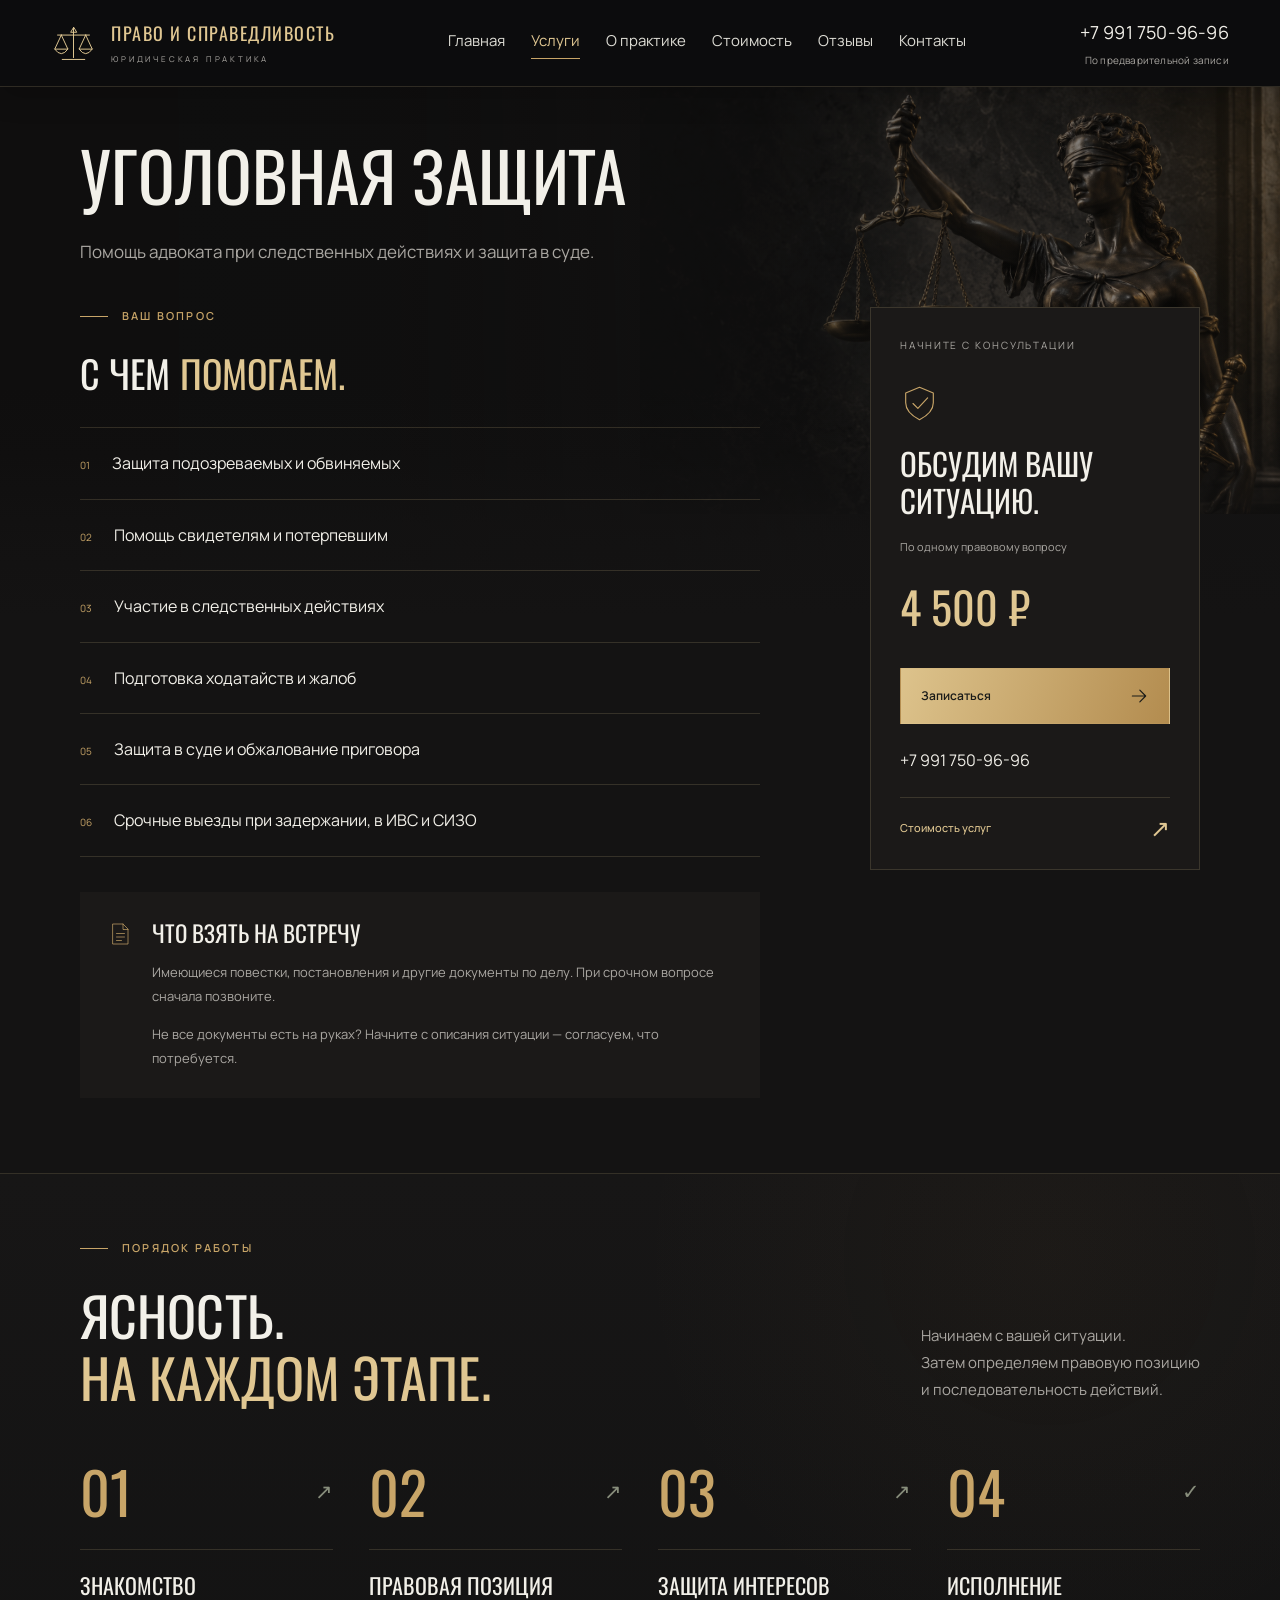
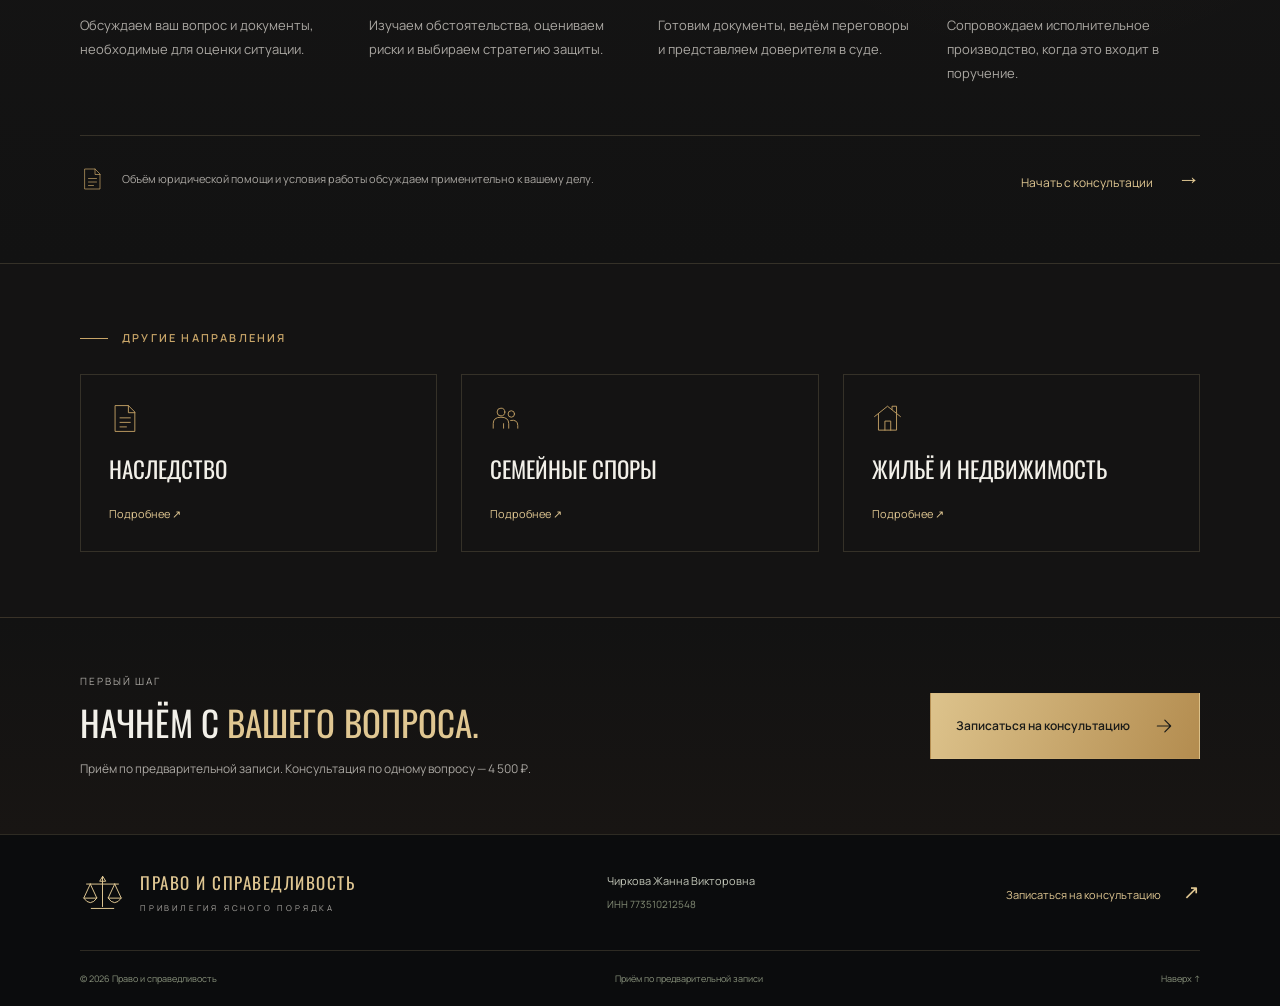
<file: services/criminal.html>
<!doctype html>
<html lang="ru"><head><meta charset="utf-8"><meta name="viewport" content="width=device-width,initial-scale=1"><meta name="robots" content="index,follow"><title>Уголовная защита — Право и справедливость</title><meta name="description" content="Помощь адвоката при следственных действиях и защита в суде."><link rel="icon" type="image/svg+xml" href="data:image/svg+xml,%3Csvg xmlns='http://www.w3.org/2000/svg' viewBox='0 0 64 64'%3E%3Crect width='64' height='64' rx='8' fill='%230d0d0e'/%3E%3Cg fill='none' stroke='%23e0c792' stroke-width='2'%3E%3Cpath d='M32 10v43M20 18h24M16 25l-7 14h14L16 25zm32 0-7 14h14L48 25zM23 54h18'/%3E%3C/g%3E%3C/svg%3E"><link rel="stylesheet" href="../assets/oswald.css"><link rel="stylesheet" href="../assets/fonts/fonts.local.css"><link rel="stylesheet" href="../design.css"><link rel="stylesheet" href="../multipage.css"><script src="../site.js" defer></script></head><body class="inner-page page-criminal"><a class="skip-link" href="#main">Перейти к содержанию</a><svg class="symbols" xmlns="http://www.w3.org/2000/svg"><defs>
  <symbol id="scale" viewBox="0 0 48 48"><path d="M24 7v32M12 41h24M7 15h34M24 7l-3 5h6zM11 15L4 30h14L11 15zm26 0-7 15h14l-7-15zM4 30q7 10 14 0m12 0q7 10 14 0"/></symbol>
  <symbol id="family" viewBox="0 0 48 48"><circle cx="17" cy="14" r="6"/><circle cx="33" cy="17" r="5"/><path d="M5 39v-7q0-10 12-10t12 10v7m3-12q11-2 11 8v4M21 39v-7"/></symbol>
  <symbol id="home" viewBox="0 0 48 48"><path d="m4 21 20-16 20 16M10 17v25h28V17M20 42V28h9v14M31 10V5h7v10"/></symbol>
  <symbol id="document" viewBox="0 0 48 48"><path d="M10 4h20l10 10v30H10zM30 4v11h10M17 23h16m-16 7h16m-16 7h10"/></symbol>
  <symbol id="business" viewBox="0 0 48 48"><path d="M5 15h38v28H5zM16 15V7h16v8M5 27h38M19 24h10v7H19z"/></symbol>
  <symbol id="shield" viewBox="0 0 48 48"><path d="M24 4 41 11v12q0 12-17 21Q7 35 7 23V11zM16 24l6 6 12-13"/></symbol>
  <symbol id="globe" viewBox="0 0 48 48"><circle cx="24" cy="24" r="20"/><ellipse cx="24" cy="24" rx="9" ry="20"/><path d="M5 17h38M5 31h38M24 4v40"/></symbol>
  <symbol id="execution" viewBox="0 0 48 48"><path d="M8 6h25v15M8 6v35h19M15 14h11m-11 8h8m-8 8h7m10-2 5 5 9-10M28 19h16v19l-8 6-8-6z"/></symbol>
  <symbol id="arrow" viewBox="0 0 24 24"><path d="M4 12h16m-7-7 7 7-7 7"/></symbol>
  <symbol id="pin" viewBox="0 0 24 24"><path d="M20 10c0 6-8 12-8 12S4 16 4 10a8 8 0 0 1 16 0z"/><circle cx="12" cy="10" r="3"/></symbol>
  <symbol id="car" viewBox="0 0 24 24"><path d="m5 9 2-5h10l2 5M3 9h18v10H3zM5 19v2m14-2v2M6 13h2m8 0h2M3 9l-2-2m20 2 2-2"/></symbol>
  <symbol id="walk" viewBox="0 0 24 24"><circle cx="14" cy="4" r="2"/><path d="m12 8-3 5-4 1m7-6 4 4h4M12 8l-2 9-4 5m5-8 5 3 1 5"/></symbol>
  <symbol id="bus" viewBox="0 0 24 24"><rect x="5" y="2" width="14" height="18" rx="3"/><path d="M5 6h14M5 13h14M9 2v4m6-4v4M8 16h1m6 0h1M8 20v2m8-2v2"/></symbol>
</defs></svg><header class="site-header" id="top"><div class="header wrap"><a href="../index.html" class="brand" aria-label="Право и справедливость — главная"><svg aria-hidden="true"><use href="#scale"/></svg><span>ПРАВО И СПРАВЕДЛИВОСТЬ<small>ЮРИДИЧЕСКАЯ ПРАКТИКА</small></span></a><nav id="main-navigation" aria-label="Основная навигация"><button class="mobile-menu-close" type="button" aria-label="Закрыть меню">Закрыть <span aria-hidden="true">×</span></button><a href="../index.html">Главная</a><a href="../services.html" aria-current="page">Услуги</a><a href="../about.html">О практике</a><a href="../prices.html">Стоимость</a><a href="../reviews.html">Отзывы</a><a href="../contacts.html">Контакты</a><div class="mobile-menu-actions"><a class="mobile-call" href="tel:+79917509696"><span>Позвонить</span><strong>+7 991 750-96-96</strong></a><a class="mobile-callback" href="../consultation.html"><span>Обратный звонок</span><strong>Оставить заявку →</strong></a></div></nav><a class="header-phone" href="tel:+79917509696">+7 991 750-96-96<small>По предварительной записи</small></a><button class="menu-toggle" type="button" aria-controls="main-navigation" aria-expanded="false">Меню <svg aria-hidden="true" viewBox="0 0 24 24"><path d="M4 6h16M4 12h16M4 18h16"/></svg></button></div></header><main id="main"><section class="service-overview" aria-labelledby="service-title"><div class="wrap page-heading"><div class="page-heading-copy"><h1 id="service-title">УГОЛОВНАЯ ЗАЩИТА</h1><p>Помощь адвоката при следственных действиях и защита в суде.</p></div></div><div class="service-detail"><div class="wrap detail-layout"><article><div class="eyebrow"><i></i>ВАШ ВОПРОС</div><h2>С ЧЕМ <span>ПОМОГАЕМ.</span></h2><ul class="help-list"><li><span>01</span>Защита подозреваемых и обвиняемых</li><li><span>02</span>Помощь свидетелям и потерпевшим</li><li><span>03</span>Участие в следственных действиях</li><li><span>04</span>Подготовка ходатайств и жалоб</li><li><span>05</span>Защита в суде и обжалование приговора</li><li><span>06</span>Срочные выезды при задержании, в ИВС и СИЗО</li></ul><div class="document-note"><svg aria-hidden="true"><use href="#document"/></svg><div><h3>ЧТО ВЗЯТЬ НА ВСТРЕЧУ</h3><p>Имеющиеся повестки, постановления и другие документы по делу. При срочном вопросе сначала позвоните.</p><p>Не все документы есть на руках? Начните с описания ситуации — согласуем, что потребуется.</p></div></div></article><aside class="service-aside"><span class="tiny">НАЧНИТЕ С КОНСУЛЬТАЦИИ</span><svg aria-hidden="true"><use href="#shield"/></svg><h3>ОБСУДИМ ВАШУ<br>СИТУАЦИЮ.</h3><p>По одному правовому вопросу</p><strong>4 500 ₽</strong><a class="button gold" href="../consultation.html">Записаться <svg aria-hidden="true"><use href="#arrow"/></svg></a><a class="aside-phone" href="tel:+79917509696">+7 991 750-96-96</a><a class="text-link" href="../prices.html">Стоимость услуг <span>↗</span></a></aside></div></div></section><section class="screen section process" data-screen="process" id="process">
  <div class="wrap">
    <div class="eyebrow"><i></i> ПОРЯДОК РАБОТЫ</div>
    <div class="section-heading"><h2>ЯСНОСТЬ.<br><span>НА КАЖДОМ ЭТАПЕ.</span></h2><p>Начинаем с вашей ситуации.<br>Затем определяем правовую позицию<br>и последовательность действий.</p></div>
    <div class="process-grid">
      <div class="step"><div class="step-number">01<span>↗</span></div><h3>ЗНАКОМСТВО</h3><p>Обсуждаем ваш вопрос и документы, необходимые для оценки ситуации.</p></div>
      <div class="step"><div class="step-number">02<span>↗</span></div><h3>ПРАВОВАЯ ПОЗИЦИЯ</h3><p>Изучаем обстоятельства, оцениваем риски и выбираем стратегию защиты.</p></div>
      <div class="step"><div class="step-number">03<span>↗</span></div><h3>ЗАЩИТА ИНТЕРЕСОВ</h3><p>Готовим документы, ведём переговоры и представляем доверителя в суде.</p></div>
      <div class="step"><div class="step-number">04<span>✓</span></div><h3>ИСПОЛНЕНИЕ</h3><p>Сопровождаем исполнительное производство, когда это входит в поручение.</p></div>
    </div>
    <div class="process-note"><svg><use href="#document"/></svg><span>Объём юридической помощи и условия работы обсуждаем применительно к вашему делу.</span><a href="../consultation.html">Начать с консультации <span>→</span></a></div>
  </div>
</section><section class="section related"><div class="wrap"><div class="eyebrow"><i></i>ДРУГИЕ НАПРАВЛЕНИЯ</div><div class="related-grid"><a href="inheritance.html"><svg aria-hidden="true"><use href="#document"/></svg><h3>НАСЛЕДСТВО</h3><span>Подробнее ↗</span></a><a href="family.html"><svg aria-hidden="true"><use href="#family"/></svg><h3>СЕМЕЙНЫЕ СПОРЫ</h3><span>Подробнее ↗</span></a><a href="housing.html"><svg aria-hidden="true"><use href="#home"/></svg><h3>ЖИЛЬЁ И НЕДВИЖИМОСТЬ</h3><span>Подробнее ↗</span></a></div></div></section><section class="page-cta"><div class="wrap"><div><span class="tiny">ПЕРВЫЙ ШАГ</span><h2>НАЧНЁМ С <span>ВАШЕГО ВОПРОСА.</span></h2><p>Приём по предварительной записи. Консультация по одному вопросу — 4 500 ₽.</p></div><a class="button gold" href="../consultation.html">Записаться на консультацию <svg aria-hidden="true"><use href="#arrow"/></svg></a></div></section></main><footer><div class="wrap footer-top"><a class="brand" href="../index.html"><svg><use href="#scale"/></svg><span>ПРАВО И СПРАВЕДЛИВОСТЬ<small>ПРИВИЛЕГИЯ ЯСНОГО ПОРЯДКА</small></span></a><span>Чиркова Жанна Викторовна<small>ИНН 773510212548</small></span><a href="../consultation.html">Записаться на консультацию <span>↗</span></a></div><div class="wrap footer-bottom"><span>© 2026 Право и справедливость</span><span>Приём по предварительной записи</span><a href="#top">Наверх ↑</a></div></footer></body></html>
</file>
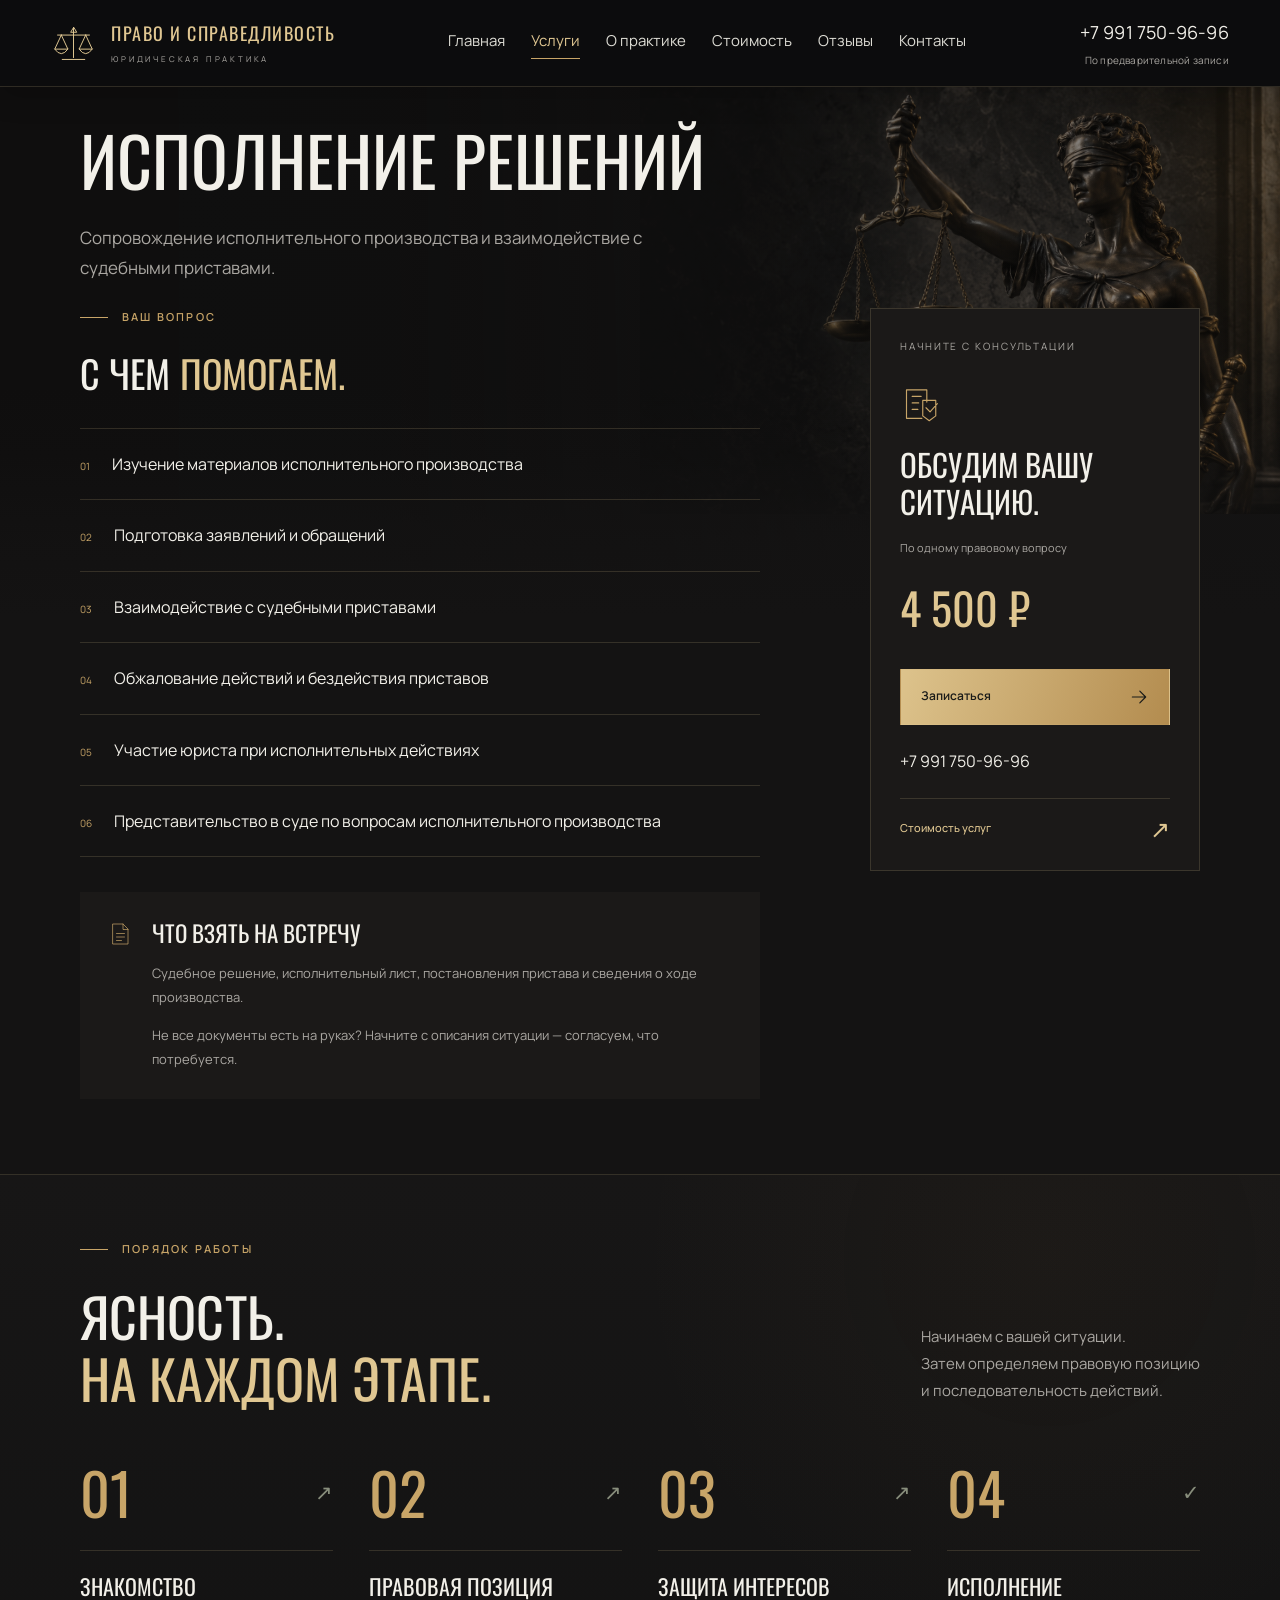
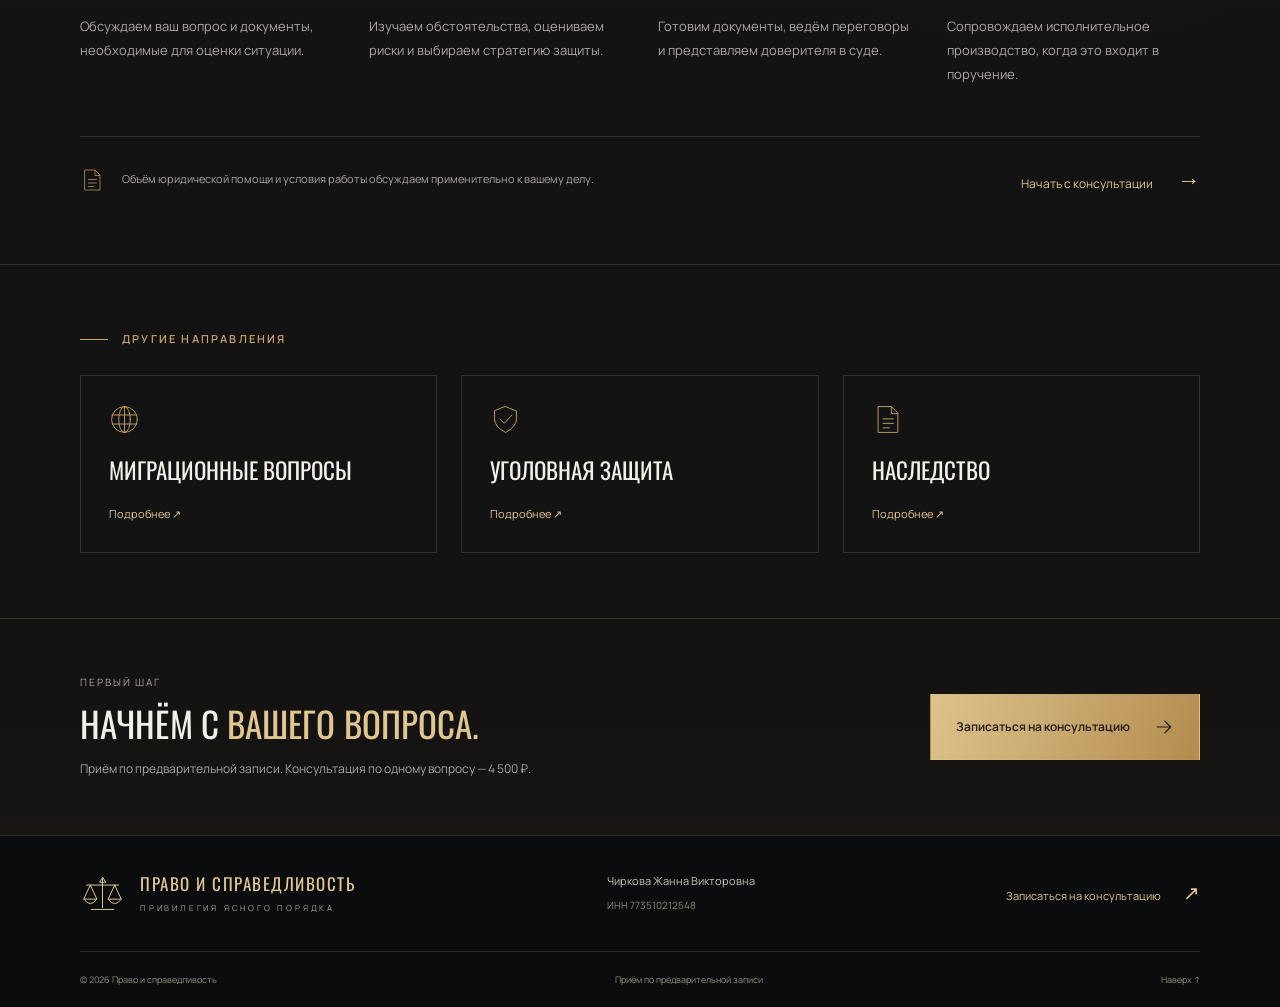
<file: services/enforcement.html>
<!doctype html>
<html lang="ru"><head><meta charset="utf-8"><meta name="viewport" content="width=device-width,initial-scale=1"><meta name="robots" content="index,follow"><title>Исполнение решений — Право и справедливость</title><meta name="description" content="Сопровождение исполнительного производства и взаимодействие с судебными приставами."><link rel="icon" type="image/svg+xml" href="data:image/svg+xml,%3Csvg xmlns='http://www.w3.org/2000/svg' viewBox='0 0 64 64'%3E%3Crect width='64' height='64' rx='8' fill='%230d0d0e'/%3E%3Cg fill='none' stroke='%23e0c792' stroke-width='2'%3E%3Cpath d='M32 10v43M20 18h24M16 25l-7 14h14L16 25zm32 0-7 14h14L48 25zM23 54h18'/%3E%3C/g%3E%3C/svg%3E"><link rel="stylesheet" href="../assets/oswald.css"><link rel="stylesheet" href="../assets/fonts/fonts.local.css"><link rel="stylesheet" href="../design.css"><link rel="stylesheet" href="../multipage.css"><script src="../site.js" defer></script></head><body class="inner-page page-enforcement"><a class="skip-link" href="#main">Перейти к содержанию</a><svg class="symbols" xmlns="http://www.w3.org/2000/svg"><defs>
  <symbol id="scale" viewBox="0 0 48 48"><path d="M24 7v32M12 41h24M7 15h34M24 7l-3 5h6zM11 15L4 30h14L11 15zm26 0-7 15h14l-7-15zM4 30q7 10 14 0m12 0q7 10 14 0"/></symbol>
  <symbol id="family" viewBox="0 0 48 48"><circle cx="17" cy="14" r="6"/><circle cx="33" cy="17" r="5"/><path d="M5 39v-7q0-10 12-10t12 10v7m3-12q11-2 11 8v4M21 39v-7"/></symbol>
  <symbol id="home" viewBox="0 0 48 48"><path d="m4 21 20-16 20 16M10 17v25h28V17M20 42V28h9v14M31 10V5h7v10"/></symbol>
  <symbol id="document" viewBox="0 0 48 48"><path d="M10 4h20l10 10v30H10zM30 4v11h10M17 23h16m-16 7h16m-16 7h10"/></symbol>
  <symbol id="business" viewBox="0 0 48 48"><path d="M5 15h38v28H5zM16 15V7h16v8M5 27h38M19 24h10v7H19z"/></symbol>
  <symbol id="shield" viewBox="0 0 48 48"><path d="M24 4 41 11v12q0 12-17 21Q7 35 7 23V11zM16 24l6 6 12-13"/></symbol>
  <symbol id="globe" viewBox="0 0 48 48"><circle cx="24" cy="24" r="20"/><ellipse cx="24" cy="24" rx="9" ry="20"/><path d="M5 17h38M5 31h38M24 4v40"/></symbol>
  <symbol id="execution" viewBox="0 0 48 48"><path d="M8 6h25v15M8 6v35h19M15 14h11m-11 8h8m-8 8h7m10-2 5 5 9-10M28 19h16v19l-8 6-8-6z"/></symbol>
  <symbol id="arrow" viewBox="0 0 24 24"><path d="M4 12h16m-7-7 7 7-7 7"/></symbol>
  <symbol id="pin" viewBox="0 0 24 24"><path d="M20 10c0 6-8 12-8 12S4 16 4 10a8 8 0 0 1 16 0z"/><circle cx="12" cy="10" r="3"/></symbol>
  <symbol id="car" viewBox="0 0 24 24"><path d="m5 9 2-5h10l2 5M3 9h18v10H3zM5 19v2m14-2v2M6 13h2m8 0h2M3 9l-2-2m20 2 2-2"/></symbol>
  <symbol id="walk" viewBox="0 0 24 24"><circle cx="14" cy="4" r="2"/><path d="m12 8-3 5-4 1m7-6 4 4h4M12 8l-2 9-4 5m5-8 5 3 1 5"/></symbol>
  <symbol id="bus" viewBox="0 0 24 24"><rect x="5" y="2" width="14" height="18" rx="3"/><path d="M5 6h14M5 13h14M9 2v4m6-4v4M8 16h1m6 0h1M8 20v2m8-2v2"/></symbol>
</defs></svg><header class="site-header" id="top"><div class="header wrap"><a href="../index.html" class="brand" aria-label="Право и справедливость — главная"><svg aria-hidden="true"><use href="#scale"/></svg><span>ПРАВО И СПРАВЕДЛИВОСТЬ<small>ЮРИДИЧЕСКАЯ ПРАКТИКА</small></span></a><nav id="main-navigation" aria-label="Основная навигация"><button class="mobile-menu-close" type="button" aria-label="Закрыть меню">Закрыть <span aria-hidden="true">×</span></button><a href="../index.html">Главная</a><a href="../services.html" aria-current="page">Услуги</a><a href="../about.html">О практике</a><a href="../prices.html">Стоимость</a><a href="../reviews.html">Отзывы</a><a href="../contacts.html">Контакты</a><div class="mobile-menu-actions"><a class="mobile-call" href="tel:+79917509696"><span>Позвонить</span><strong>+7 991 750-96-96</strong></a><a class="mobile-callback" href="../consultation.html"><span>Обратный звонок</span><strong>Оставить заявку →</strong></a></div></nav><a class="header-phone" href="tel:+79917509696">+7 991 750-96-96<small>По предварительной записи</small></a><button class="menu-toggle" type="button" aria-controls="main-navigation" aria-expanded="false">Меню <svg aria-hidden="true" viewBox="0 0 24 24"><path d="M4 6h16M4 12h16M4 18h16"/></svg></button></div></header><main id="main"><section class="service-overview" aria-labelledby="service-title"><div class="wrap page-heading"><div class="page-heading-copy"><h1 id="service-title">ИСПОЛНЕНИЕ РЕШЕНИЙ</h1><p>Сопровождение исполнительного производства и взаимодействие с судебными приставами.</p></div></div><div class="service-detail"><div class="wrap detail-layout"><article><div class="eyebrow"><i></i>ВАШ ВОПРОС</div><h2>С ЧЕМ <span>ПОМОГАЕМ.</span></h2><ul class="help-list"><li><span>01</span>Изучение материалов исполнительного производства</li><li><span>02</span>Подготовка заявлений и обращений</li><li><span>03</span>Взаимодействие с судебными приставами</li><li><span>04</span>Обжалование действий и бездействия приставов</li><li><span>05</span>Участие юриста при исполнительных действиях</li><li><span>06</span>Представительство в суде по вопросам исполнительного производства</li></ul><div class="document-note"><svg aria-hidden="true"><use href="#document"/></svg><div><h3>ЧТО ВЗЯТЬ НА ВСТРЕЧУ</h3><p>Судебное решение, исполнительный лист, постановления пристава и сведения о ходе производства.</p><p>Не все документы есть на руках? Начните с описания ситуации — согласуем, что потребуется.</p></div></div></article><aside class="service-aside"><span class="tiny">НАЧНИТЕ С КОНСУЛЬТАЦИИ</span><svg aria-hidden="true"><use href="#execution"/></svg><h3>ОБСУДИМ ВАШУ<br>СИТУАЦИЮ.</h3><p>По одному правовому вопросу</p><strong>4 500 ₽</strong><a class="button gold" href="../consultation.html">Записаться <svg aria-hidden="true"><use href="#arrow"/></svg></a><a class="aside-phone" href="tel:+79917509696">+7 991 750-96-96</a><a class="text-link" href="../prices.html">Стоимость услуг <span>↗</span></a></aside></div></div></section><section class="screen section process" data-screen="process" id="process">
  <div class="wrap">
    <div class="eyebrow"><i></i> ПОРЯДОК РАБОТЫ</div>
    <div class="section-heading"><h2>ЯСНОСТЬ.<br><span>НА КАЖДОМ ЭТАПЕ.</span></h2><p>Начинаем с вашей ситуации.<br>Затем определяем правовую позицию<br>и последовательность действий.</p></div>
    <div class="process-grid">
      <div class="step"><div class="step-number">01<span>↗</span></div><h3>ЗНАКОМСТВО</h3><p>Обсуждаем ваш вопрос и документы, необходимые для оценки ситуации.</p></div>
      <div class="step"><div class="step-number">02<span>↗</span></div><h3>ПРАВОВАЯ ПОЗИЦИЯ</h3><p>Изучаем обстоятельства, оцениваем риски и выбираем стратегию защиты.</p></div>
      <div class="step"><div class="step-number">03<span>↗</span></div><h3>ЗАЩИТА ИНТЕРЕСОВ</h3><p>Готовим документы, ведём переговоры и представляем доверителя в суде.</p></div>
      <div class="step"><div class="step-number">04<span>✓</span></div><h3>ИСПОЛНЕНИЕ</h3><p>Сопровождаем исполнительное производство, когда это входит в поручение.</p></div>
    </div>
    <div class="process-note"><svg><use href="#document"/></svg><span>Объём юридической помощи и условия работы обсуждаем применительно к вашему делу.</span><a href="../consultation.html">Начать с консультации <span>→</span></a></div>
  </div>
</section><section class="section related"><div class="wrap"><div class="eyebrow"><i></i>ДРУГИЕ НАПРАВЛЕНИЯ</div><div class="related-grid"><a href="migration.html"><svg aria-hidden="true"><use href="#globe"/></svg><h3>МИГРАЦИОННЫЕ ВОПРОСЫ</h3><span>Подробнее ↗</span></a><a href="criminal.html"><svg aria-hidden="true"><use href="#shield"/></svg><h3>УГОЛОВНАЯ ЗАЩИТА</h3><span>Подробнее ↗</span></a><a href="inheritance.html"><svg aria-hidden="true"><use href="#document"/></svg><h3>НАСЛЕДСТВО</h3><span>Подробнее ↗</span></a></div></div></section><section class="page-cta"><div class="wrap"><div><span class="tiny">ПЕРВЫЙ ШАГ</span><h2>НАЧНЁМ С <span>ВАШЕГО ВОПРОСА.</span></h2><p>Приём по предварительной записи. Консультация по одному вопросу — 4 500 ₽.</p></div><a class="button gold" href="../consultation.html">Записаться на консультацию <svg aria-hidden="true"><use href="#arrow"/></svg></a></div></section></main><footer><div class="wrap footer-top"><a class="brand" href="../index.html"><svg><use href="#scale"/></svg><span>ПРАВО И СПРАВЕДЛИВОСТЬ<small>ПРИВИЛЕГИЯ ЯСНОГО ПОРЯДКА</small></span></a><span>Чиркова Жанна Викторовна<small>ИНН 773510212548</small></span><a href="../consultation.html">Записаться на консультацию <span>↗</span></a></div><div class="wrap footer-bottom"><span>© 2026 Право и справедливость</span><span>Приём по предварительной записи</span><a href="#top">Наверх ↑</a></div></footer></body></html>
</file>
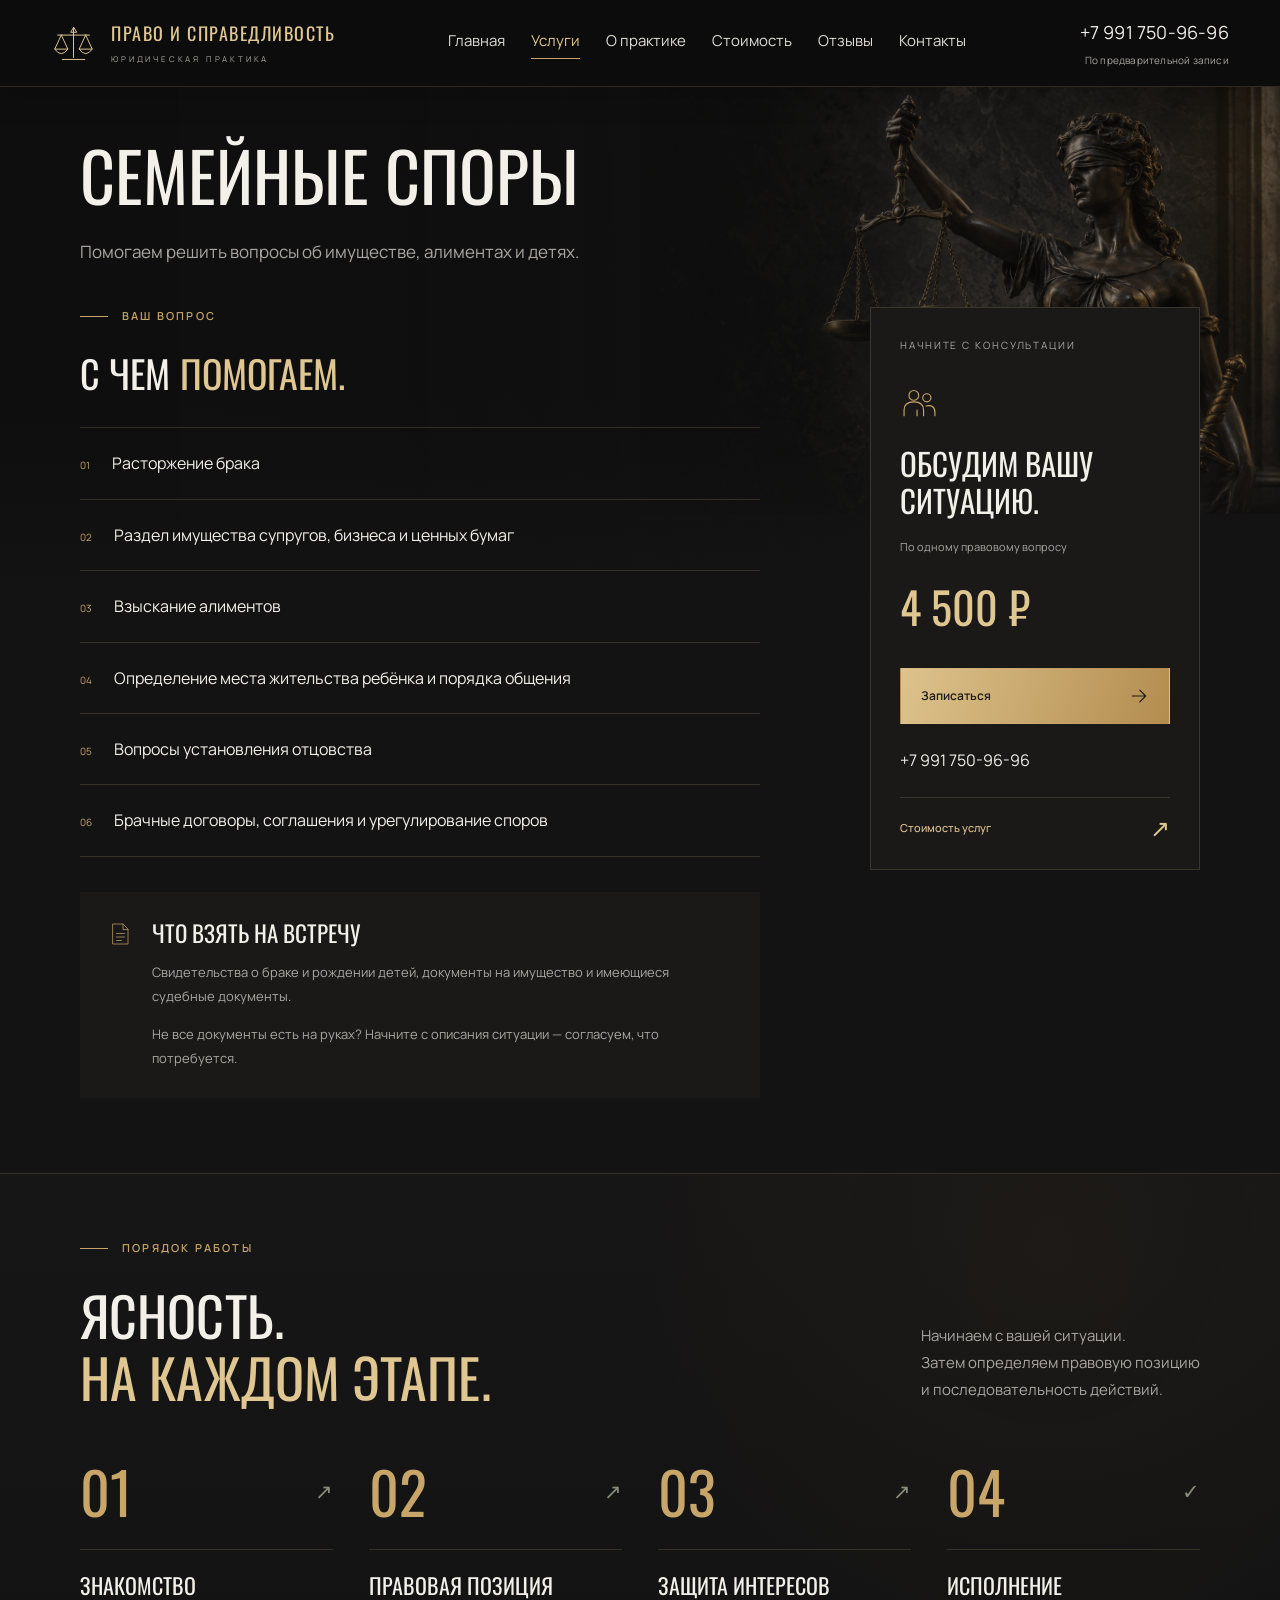
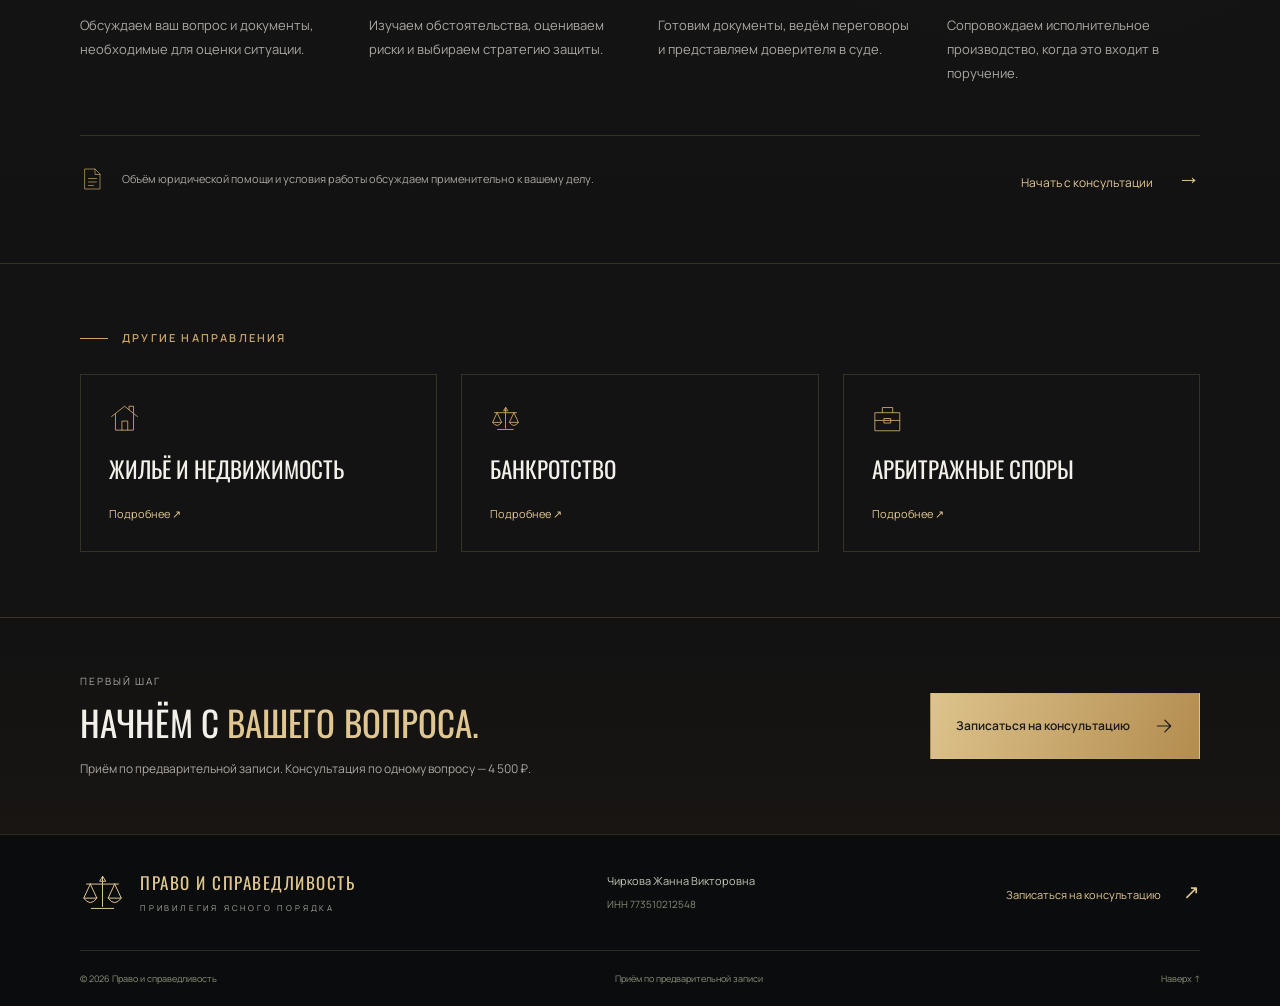
<file: services/family.html>
<!doctype html>
<html lang="ru"><head><meta charset="utf-8"><meta name="viewport" content="width=device-width,initial-scale=1"><meta name="robots" content="index,follow"><title>Семейные споры — Право и справедливость</title><meta name="description" content="Помогаем решить вопросы об имуществе, алиментах и детях."><link rel="icon" type="image/svg+xml" href="data:image/svg+xml,%3Csvg xmlns='http://www.w3.org/2000/svg' viewBox='0 0 64 64'%3E%3Crect width='64' height='64' rx='8' fill='%230d0d0e'/%3E%3Cg fill='none' stroke='%23e0c792' stroke-width='2'%3E%3Cpath d='M32 10v43M20 18h24M16 25l-7 14h14L16 25zm32 0-7 14h14L48 25zM23 54h18'/%3E%3C/g%3E%3C/svg%3E"><link rel="stylesheet" href="../assets/oswald.css"><link rel="stylesheet" href="../assets/fonts/fonts.local.css"><link rel="stylesheet" href="../design.css"><link rel="stylesheet" href="../multipage.css"><script src="../site.js" defer></script></head><body class="inner-page page-family"><a class="skip-link" href="#main">Перейти к содержанию</a><svg class="symbols" xmlns="http://www.w3.org/2000/svg"><defs>
  <symbol id="scale" viewBox="0 0 48 48"><path d="M24 7v32M12 41h24M7 15h34M24 7l-3 5h6zM11 15L4 30h14L11 15zm26 0-7 15h14l-7-15zM4 30q7 10 14 0m12 0q7 10 14 0"/></symbol>
  <symbol id="family" viewBox="0 0 48 48"><circle cx="17" cy="14" r="6"/><circle cx="33" cy="17" r="5"/><path d="M5 39v-7q0-10 12-10t12 10v7m3-12q11-2 11 8v4M21 39v-7"/></symbol>
  <symbol id="home" viewBox="0 0 48 48"><path d="m4 21 20-16 20 16M10 17v25h28V17M20 42V28h9v14M31 10V5h7v10"/></symbol>
  <symbol id="document" viewBox="0 0 48 48"><path d="M10 4h20l10 10v30H10zM30 4v11h10M17 23h16m-16 7h16m-16 7h10"/></symbol>
  <symbol id="business" viewBox="0 0 48 48"><path d="M5 15h38v28H5zM16 15V7h16v8M5 27h38M19 24h10v7H19z"/></symbol>
  <symbol id="shield" viewBox="0 0 48 48"><path d="M24 4 41 11v12q0 12-17 21Q7 35 7 23V11zM16 24l6 6 12-13"/></symbol>
  <symbol id="globe" viewBox="0 0 48 48"><circle cx="24" cy="24" r="20"/><ellipse cx="24" cy="24" rx="9" ry="20"/><path d="M5 17h38M5 31h38M24 4v40"/></symbol>
  <symbol id="execution" viewBox="0 0 48 48"><path d="M8 6h25v15M8 6v35h19M15 14h11m-11 8h8m-8 8h7m10-2 5 5 9-10M28 19h16v19l-8 6-8-6z"/></symbol>
  <symbol id="arrow" viewBox="0 0 24 24"><path d="M4 12h16m-7-7 7 7-7 7"/></symbol>
  <symbol id="pin" viewBox="0 0 24 24"><path d="M20 10c0 6-8 12-8 12S4 16 4 10a8 8 0 0 1 16 0z"/><circle cx="12" cy="10" r="3"/></symbol>
  <symbol id="car" viewBox="0 0 24 24"><path d="m5 9 2-5h10l2 5M3 9h18v10H3zM5 19v2m14-2v2M6 13h2m8 0h2M3 9l-2-2m20 2 2-2"/></symbol>
  <symbol id="walk" viewBox="0 0 24 24"><circle cx="14" cy="4" r="2"/><path d="m12 8-3 5-4 1m7-6 4 4h4M12 8l-2 9-4 5m5-8 5 3 1 5"/></symbol>
  <symbol id="bus" viewBox="0 0 24 24"><rect x="5" y="2" width="14" height="18" rx="3"/><path d="M5 6h14M5 13h14M9 2v4m6-4v4M8 16h1m6 0h1M8 20v2m8-2v2"/></symbol>
</defs></svg><header class="site-header" id="top"><div class="header wrap"><a href="../index.html" class="brand" aria-label="Право и справедливость — главная"><svg aria-hidden="true"><use href="#scale"/></svg><span>ПРАВО И СПРАВЕДЛИВОСТЬ<small>ЮРИДИЧЕСКАЯ ПРАКТИКА</small></span></a><nav id="main-navigation" aria-label="Основная навигация"><button class="mobile-menu-close" type="button" aria-label="Закрыть меню">Закрыть <span aria-hidden="true">×</span></button><a href="../index.html">Главная</a><a href="../services.html" aria-current="page">Услуги</a><a href="../about.html">О практике</a><a href="../prices.html">Стоимость</a><a href="../reviews.html">Отзывы</a><a href="../contacts.html">Контакты</a><div class="mobile-menu-actions"><a class="mobile-call" href="tel:+79917509696"><span>Позвонить</span><strong>+7 991 750-96-96</strong></a><a class="mobile-callback" href="../consultation.html"><span>Обратный звонок</span><strong>Оставить заявку →</strong></a></div></nav><a class="header-phone" href="tel:+79917509696">+7 991 750-96-96<small>По предварительной записи</small></a><button class="menu-toggle" type="button" aria-controls="main-navigation" aria-expanded="false">Меню <svg aria-hidden="true" viewBox="0 0 24 24"><path d="M4 6h16M4 12h16M4 18h16"/></svg></button></div></header><main id="main"><section class="service-overview" aria-labelledby="service-title"><div class="wrap page-heading"><div class="page-heading-copy"><h1 id="service-title">СЕМЕЙНЫЕ СПОРЫ</h1><p>Помогаем решить вопросы об имуществе, алиментах и детях.</p></div></div><div class="service-detail"><div class="wrap detail-layout"><article><div class="eyebrow"><i></i>ВАШ ВОПРОС</div><h2>С ЧЕМ <span>ПОМОГАЕМ.</span></h2><ul class="help-list"><li><span>01</span>Расторжение брака</li><li><span>02</span>Раздел имущества супругов, бизнеса и ценных бумаг</li><li><span>03</span>Взыскание алиментов</li><li><span>04</span>Определение места жительства ребёнка и порядка общения</li><li><span>05</span>Вопросы установления отцовства</li><li><span>06</span>Брачные договоры, соглашения и урегулирование споров</li></ul><div class="document-note"><svg aria-hidden="true"><use href="#document"/></svg><div><h3>ЧТО ВЗЯТЬ НА ВСТРЕЧУ</h3><p>Свидетельства о браке и рождении детей, документы на имущество и имеющиеся судебные документы.</p><p>Не все документы есть на руках? Начните с описания ситуации — согласуем, что потребуется.</p></div></div></article><aside class="service-aside"><span class="tiny">НАЧНИТЕ С КОНСУЛЬТАЦИИ</span><svg aria-hidden="true"><use href="#family"/></svg><h3>ОБСУДИМ ВАШУ<br>СИТУАЦИЮ.</h3><p>По одному правовому вопросу</p><strong>4 500 ₽</strong><a class="button gold" href="../consultation.html">Записаться <svg aria-hidden="true"><use href="#arrow"/></svg></a><a class="aside-phone" href="tel:+79917509696">+7 991 750-96-96</a><a class="text-link" href="../prices.html">Стоимость услуг <span>↗</span></a></aside></div></div></section><section class="screen section process" data-screen="process" id="process">
  <div class="wrap">
    <div class="eyebrow"><i></i> ПОРЯДОК РАБОТЫ</div>
    <div class="section-heading"><h2>ЯСНОСТЬ.<br><span>НА КАЖДОМ ЭТАПЕ.</span></h2><p>Начинаем с вашей ситуации.<br>Затем определяем правовую позицию<br>и последовательность действий.</p></div>
    <div class="process-grid">
      <div class="step"><div class="step-number">01<span>↗</span></div><h3>ЗНАКОМСТВО</h3><p>Обсуждаем ваш вопрос и документы, необходимые для оценки ситуации.</p></div>
      <div class="step"><div class="step-number">02<span>↗</span></div><h3>ПРАВОВАЯ ПОЗИЦИЯ</h3><p>Изучаем обстоятельства, оцениваем риски и выбираем стратегию защиты.</p></div>
      <div class="step"><div class="step-number">03<span>↗</span></div><h3>ЗАЩИТА ИНТЕРЕСОВ</h3><p>Готовим документы, ведём переговоры и представляем доверителя в суде.</p></div>
      <div class="step"><div class="step-number">04<span>✓</span></div><h3>ИСПОЛНЕНИЕ</h3><p>Сопровождаем исполнительное производство, когда это входит в поручение.</p></div>
    </div>
    <div class="process-note"><svg><use href="#document"/></svg><span>Объём юридической помощи и условия работы обсуждаем применительно к вашему делу.</span><a href="../consultation.html">Начать с консультации <span>→</span></a></div>
  </div>
</section><section class="section related"><div class="wrap"><div class="eyebrow"><i></i>ДРУГИЕ НАПРАВЛЕНИЯ</div><div class="related-grid"><a href="housing.html"><svg aria-hidden="true"><use href="#home"/></svg><h3>ЖИЛЬЁ И НЕДВИЖИМОСТЬ</h3><span>Подробнее ↗</span></a><a href="bankruptcy.html"><svg aria-hidden="true"><use href="#scale"/></svg><h3>БАНКРОТСТВО</h3><span>Подробнее ↗</span></a><a href="arbitration.html"><svg aria-hidden="true"><use href="#business"/></svg><h3>АРБИТРАЖНЫЕ СПОРЫ</h3><span>Подробнее ↗</span></a></div></div></section><section class="page-cta"><div class="wrap"><div><span class="tiny">ПЕРВЫЙ ШАГ</span><h2>НАЧНЁМ С <span>ВАШЕГО ВОПРОСА.</span></h2><p>Приём по предварительной записи. Консультация по одному вопросу — 4 500 ₽.</p></div><a class="button gold" href="../consultation.html">Записаться на консультацию <svg aria-hidden="true"><use href="#arrow"/></svg></a></div></section></main><footer><div class="wrap footer-top"><a class="brand" href="../index.html"><svg><use href="#scale"/></svg><span>ПРАВО И СПРАВЕДЛИВОСТЬ<small>ПРИВИЛЕГИЯ ЯСНОГО ПОРЯДКА</small></span></a><span>Чиркова Жанна Викторовна<small>ИНН 773510212548</small></span><a href="../consultation.html">Записаться на консультацию <span>↗</span></a></div><div class="wrap footer-bottom"><span>© 2026 Право и справедливость</span><span>Приём по предварительной записи</span><a href="#top">Наверх ↑</a></div></footer></body></html>
</file>
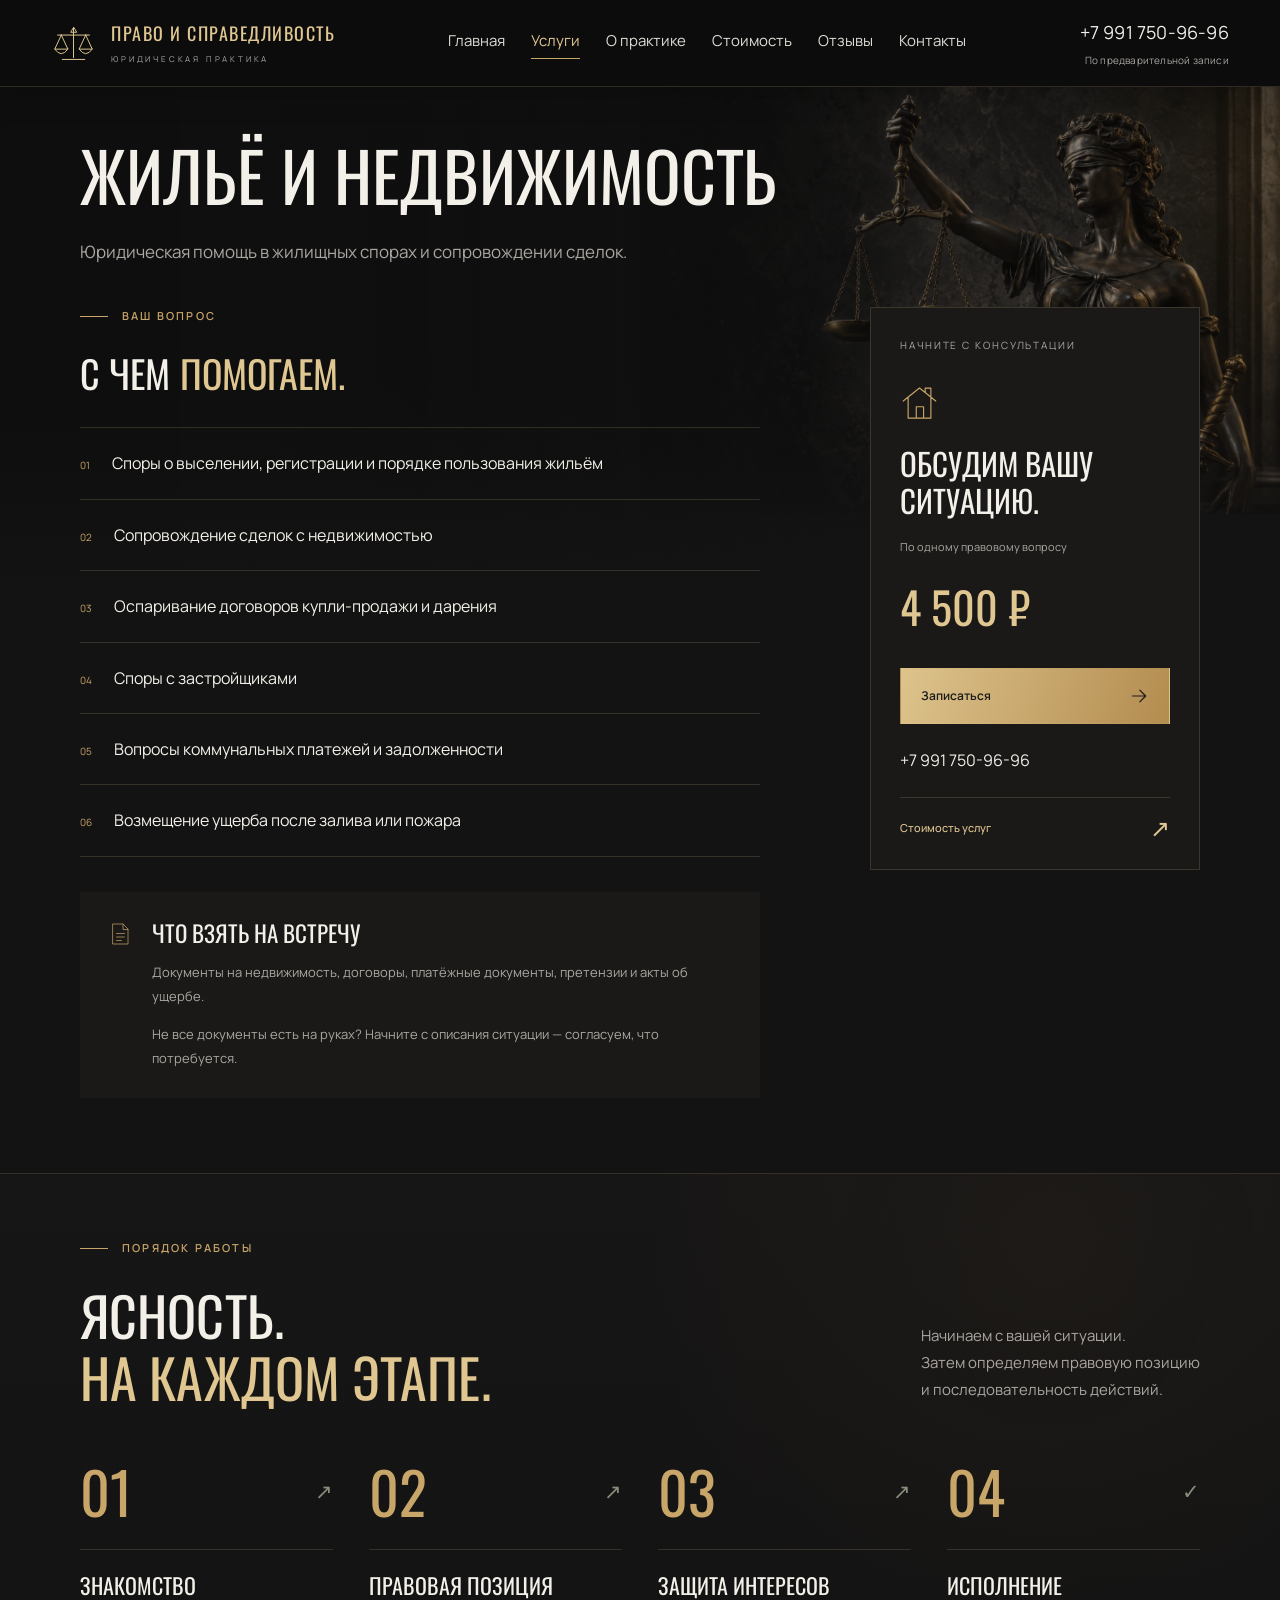
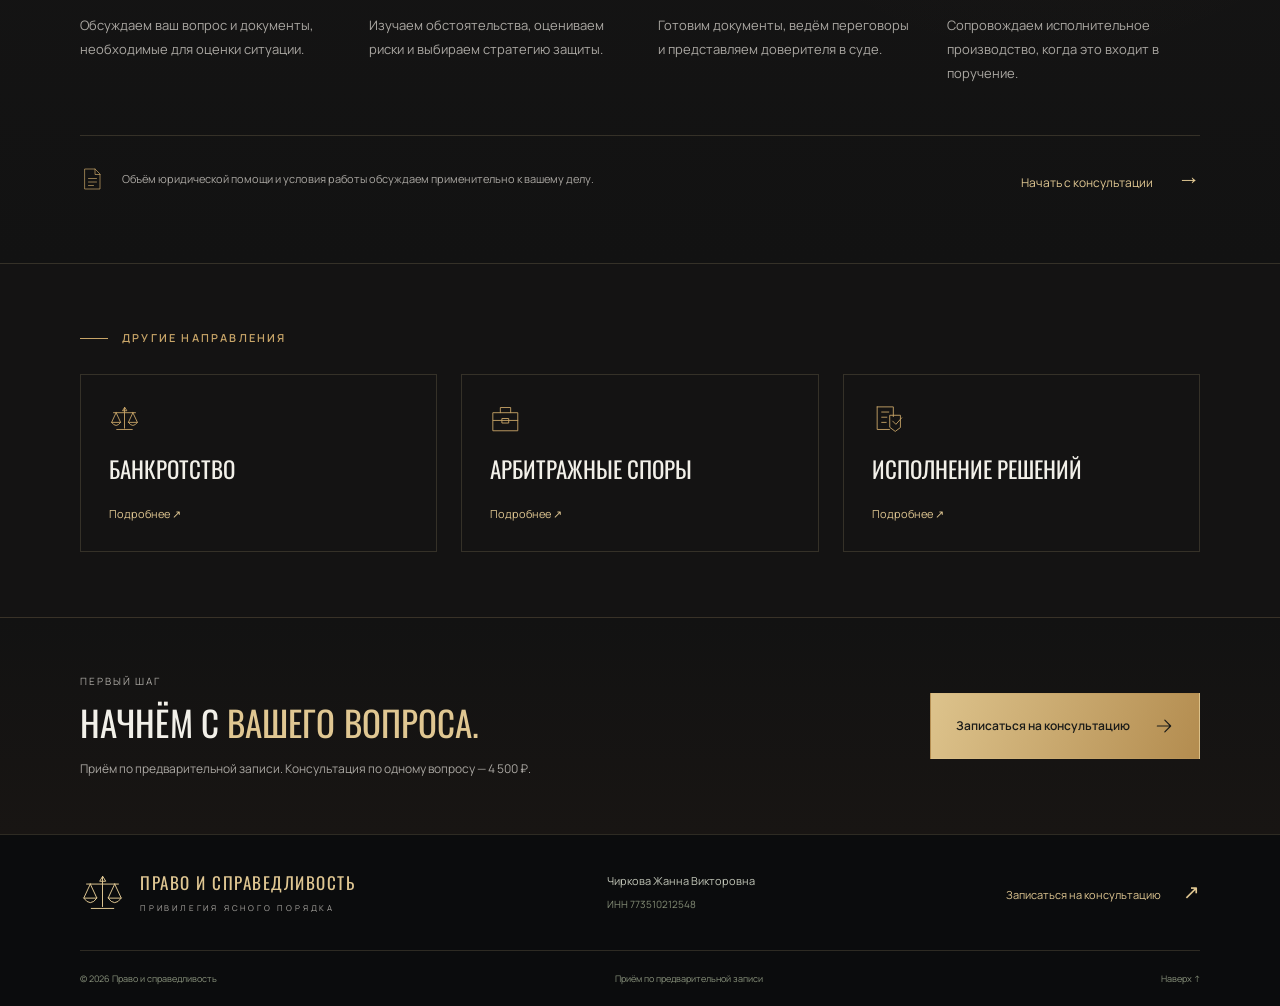
<file: services/housing.html>
<!doctype html>
<html lang="ru"><head><meta charset="utf-8"><meta name="viewport" content="width=device-width,initial-scale=1"><meta name="robots" content="index,follow"><title>Жильё и недвижимость — Право и справедливость</title><meta name="description" content="Юридическая помощь в жилищных спорах и сопровождении сделок."><link rel="icon" type="image/svg+xml" href="data:image/svg+xml,%3Csvg xmlns='http://www.w3.org/2000/svg' viewBox='0 0 64 64'%3E%3Crect width='64' height='64' rx='8' fill='%230d0d0e'/%3E%3Cg fill='none' stroke='%23e0c792' stroke-width='2'%3E%3Cpath d='M32 10v43M20 18h24M16 25l-7 14h14L16 25zm32 0-7 14h14L48 25zM23 54h18'/%3E%3C/g%3E%3C/svg%3E"><link rel="stylesheet" href="../assets/oswald.css"><link rel="stylesheet" href="../assets/fonts/fonts.local.css"><link rel="stylesheet" href="../design.css"><link rel="stylesheet" href="../multipage.css"><script src="../site.js" defer></script></head><body class="inner-page page-housing"><a class="skip-link" href="#main">Перейти к содержанию</a><svg class="symbols" xmlns="http://www.w3.org/2000/svg"><defs>
  <symbol id="scale" viewBox="0 0 48 48"><path d="M24 7v32M12 41h24M7 15h34M24 7l-3 5h6zM11 15L4 30h14L11 15zm26 0-7 15h14l-7-15zM4 30q7 10 14 0m12 0q7 10 14 0"/></symbol>
  <symbol id="family" viewBox="0 0 48 48"><circle cx="17" cy="14" r="6"/><circle cx="33" cy="17" r="5"/><path d="M5 39v-7q0-10 12-10t12 10v7m3-12q11-2 11 8v4M21 39v-7"/></symbol>
  <symbol id="home" viewBox="0 0 48 48"><path d="m4 21 20-16 20 16M10 17v25h28V17M20 42V28h9v14M31 10V5h7v10"/></symbol>
  <symbol id="document" viewBox="0 0 48 48"><path d="M10 4h20l10 10v30H10zM30 4v11h10M17 23h16m-16 7h16m-16 7h10"/></symbol>
  <symbol id="business" viewBox="0 0 48 48"><path d="M5 15h38v28H5zM16 15V7h16v8M5 27h38M19 24h10v7H19z"/></symbol>
  <symbol id="shield" viewBox="0 0 48 48"><path d="M24 4 41 11v12q0 12-17 21Q7 35 7 23V11zM16 24l6 6 12-13"/></symbol>
  <symbol id="globe" viewBox="0 0 48 48"><circle cx="24" cy="24" r="20"/><ellipse cx="24" cy="24" rx="9" ry="20"/><path d="M5 17h38M5 31h38M24 4v40"/></symbol>
  <symbol id="execution" viewBox="0 0 48 48"><path d="M8 6h25v15M8 6v35h19M15 14h11m-11 8h8m-8 8h7m10-2 5 5 9-10M28 19h16v19l-8 6-8-6z"/></symbol>
  <symbol id="arrow" viewBox="0 0 24 24"><path d="M4 12h16m-7-7 7 7-7 7"/></symbol>
  <symbol id="pin" viewBox="0 0 24 24"><path d="M20 10c0 6-8 12-8 12S4 16 4 10a8 8 0 0 1 16 0z"/><circle cx="12" cy="10" r="3"/></symbol>
  <symbol id="car" viewBox="0 0 24 24"><path d="m5 9 2-5h10l2 5M3 9h18v10H3zM5 19v2m14-2v2M6 13h2m8 0h2M3 9l-2-2m20 2 2-2"/></symbol>
  <symbol id="walk" viewBox="0 0 24 24"><circle cx="14" cy="4" r="2"/><path d="m12 8-3 5-4 1m7-6 4 4h4M12 8l-2 9-4 5m5-8 5 3 1 5"/></symbol>
  <symbol id="bus" viewBox="0 0 24 24"><rect x="5" y="2" width="14" height="18" rx="3"/><path d="M5 6h14M5 13h14M9 2v4m6-4v4M8 16h1m6 0h1M8 20v2m8-2v2"/></symbol>
</defs></svg><header class="site-header" id="top"><div class="header wrap"><a href="../index.html" class="brand" aria-label="Право и справедливость — главная"><svg aria-hidden="true"><use href="#scale"/></svg><span>ПРАВО И СПРАВЕДЛИВОСТЬ<small>ЮРИДИЧЕСКАЯ ПРАКТИКА</small></span></a><nav id="main-navigation" aria-label="Основная навигация"><button class="mobile-menu-close" type="button" aria-label="Закрыть меню">Закрыть <span aria-hidden="true">×</span></button><a href="../index.html">Главная</a><a href="../services.html" aria-current="page">Услуги</a><a href="../about.html">О практике</a><a href="../prices.html">Стоимость</a><a href="../reviews.html">Отзывы</a><a href="../contacts.html">Контакты</a><div class="mobile-menu-actions"><a class="mobile-call" href="tel:+79917509696"><span>Позвонить</span><strong>+7 991 750-96-96</strong></a><a class="mobile-callback" href="../consultation.html"><span>Обратный звонок</span><strong>Оставить заявку →</strong></a></div></nav><a class="header-phone" href="tel:+79917509696">+7 991 750-96-96<small>По предварительной записи</small></a><button class="menu-toggle" type="button" aria-controls="main-navigation" aria-expanded="false">Меню <svg aria-hidden="true" viewBox="0 0 24 24"><path d="M4 6h16M4 12h16M4 18h16"/></svg></button></div></header><main id="main"><section class="service-overview" aria-labelledby="service-title"><div class="wrap page-heading"><div class="page-heading-copy"><h1 id="service-title">ЖИЛЬЁ И НЕДВИЖИМОСТЬ</h1><p>Юридическая помощь в жилищных спорах и сопровождении сделок.</p></div></div><div class="service-detail"><div class="wrap detail-layout"><article><div class="eyebrow"><i></i>ВАШ ВОПРОС</div><h2>С ЧЕМ <span>ПОМОГАЕМ.</span></h2><ul class="help-list"><li><span>01</span>Споры о выселении, регистрации и порядке пользования жильём</li><li><span>02</span>Сопровождение сделок с недвижимостью</li><li><span>03</span>Оспаривание договоров купли-продажи и дарения</li><li><span>04</span>Споры с застройщиками</li><li><span>05</span>Вопросы коммунальных платежей и задолженности</li><li><span>06</span>Возмещение ущерба после залива или пожара</li></ul><div class="document-note"><svg aria-hidden="true"><use href="#document"/></svg><div><h3>ЧТО ВЗЯТЬ НА ВСТРЕЧУ</h3><p>Документы на недвижимость, договоры, платёжные документы, претензии и акты об ущербе.</p><p>Не все документы есть на руках? Начните с описания ситуации — согласуем, что потребуется.</p></div></div></article><aside class="service-aside"><span class="tiny">НАЧНИТЕ С КОНСУЛЬТАЦИИ</span><svg aria-hidden="true"><use href="#home"/></svg><h3>ОБСУДИМ ВАШУ<br>СИТУАЦИЮ.</h3><p>По одному правовому вопросу</p><strong>4 500 ₽</strong><a class="button gold" href="../consultation.html">Записаться <svg aria-hidden="true"><use href="#arrow"/></svg></a><a class="aside-phone" href="tel:+79917509696">+7 991 750-96-96</a><a class="text-link" href="../prices.html">Стоимость услуг <span>↗</span></a></aside></div></div></section><section class="screen section process" data-screen="process" id="process">
  <div class="wrap">
    <div class="eyebrow"><i></i> ПОРЯДОК РАБОТЫ</div>
    <div class="section-heading"><h2>ЯСНОСТЬ.<br><span>НА КАЖДОМ ЭТАПЕ.</span></h2><p>Начинаем с вашей ситуации.<br>Затем определяем правовую позицию<br>и последовательность действий.</p></div>
    <div class="process-grid">
      <div class="step"><div class="step-number">01<span>↗</span></div><h3>ЗНАКОМСТВО</h3><p>Обсуждаем ваш вопрос и документы, необходимые для оценки ситуации.</p></div>
      <div class="step"><div class="step-number">02<span>↗</span></div><h3>ПРАВОВАЯ ПОЗИЦИЯ</h3><p>Изучаем обстоятельства, оцениваем риски и выбираем стратегию защиты.</p></div>
      <div class="step"><div class="step-number">03<span>↗</span></div><h3>ЗАЩИТА ИНТЕРЕСОВ</h3><p>Готовим документы, ведём переговоры и представляем доверителя в суде.</p></div>
      <div class="step"><div class="step-number">04<span>✓</span></div><h3>ИСПОЛНЕНИЕ</h3><p>Сопровождаем исполнительное производство, когда это входит в поручение.</p></div>
    </div>
    <div class="process-note"><svg><use href="#document"/></svg><span>Объём юридической помощи и условия работы обсуждаем применительно к вашему делу.</span><a href="../consultation.html">Начать с консультации <span>→</span></a></div>
  </div>
</section><section class="section related"><div class="wrap"><div class="eyebrow"><i></i>ДРУГИЕ НАПРАВЛЕНИЯ</div><div class="related-grid"><a href="bankruptcy.html"><svg aria-hidden="true"><use href="#scale"/></svg><h3>БАНКРОТСТВО</h3><span>Подробнее ↗</span></a><a href="arbitration.html"><svg aria-hidden="true"><use href="#business"/></svg><h3>АРБИТРАЖНЫЕ СПОРЫ</h3><span>Подробнее ↗</span></a><a href="enforcement.html"><svg aria-hidden="true"><use href="#execution"/></svg><h3>ИСПОЛНЕНИЕ РЕШЕНИЙ</h3><span>Подробнее ↗</span></a></div></div></section><section class="page-cta"><div class="wrap"><div><span class="tiny">ПЕРВЫЙ ШАГ</span><h2>НАЧНЁМ С <span>ВАШЕГО ВОПРОСА.</span></h2><p>Приём по предварительной записи. Консультация по одному вопросу — 4 500 ₽.</p></div><a class="button gold" href="../consultation.html">Записаться на консультацию <svg aria-hidden="true"><use href="#arrow"/></svg></a></div></section></main><footer><div class="wrap footer-top"><a class="brand" href="../index.html"><svg><use href="#scale"/></svg><span>ПРАВО И СПРАВЕДЛИВОСТЬ<small>ПРИВИЛЕГИЯ ЯСНОГО ПОРЯДКА</small></span></a><span>Чиркова Жанна Викторовна<small>ИНН 773510212548</small></span><a href="../consultation.html">Записаться на консультацию <span>↗</span></a></div><div class="wrap footer-bottom"><span>© 2026 Право и справедливость</span><span>Приём по предварительной записи</span><a href="#top">Наверх ↑</a></div></footer></body></html>
</file>
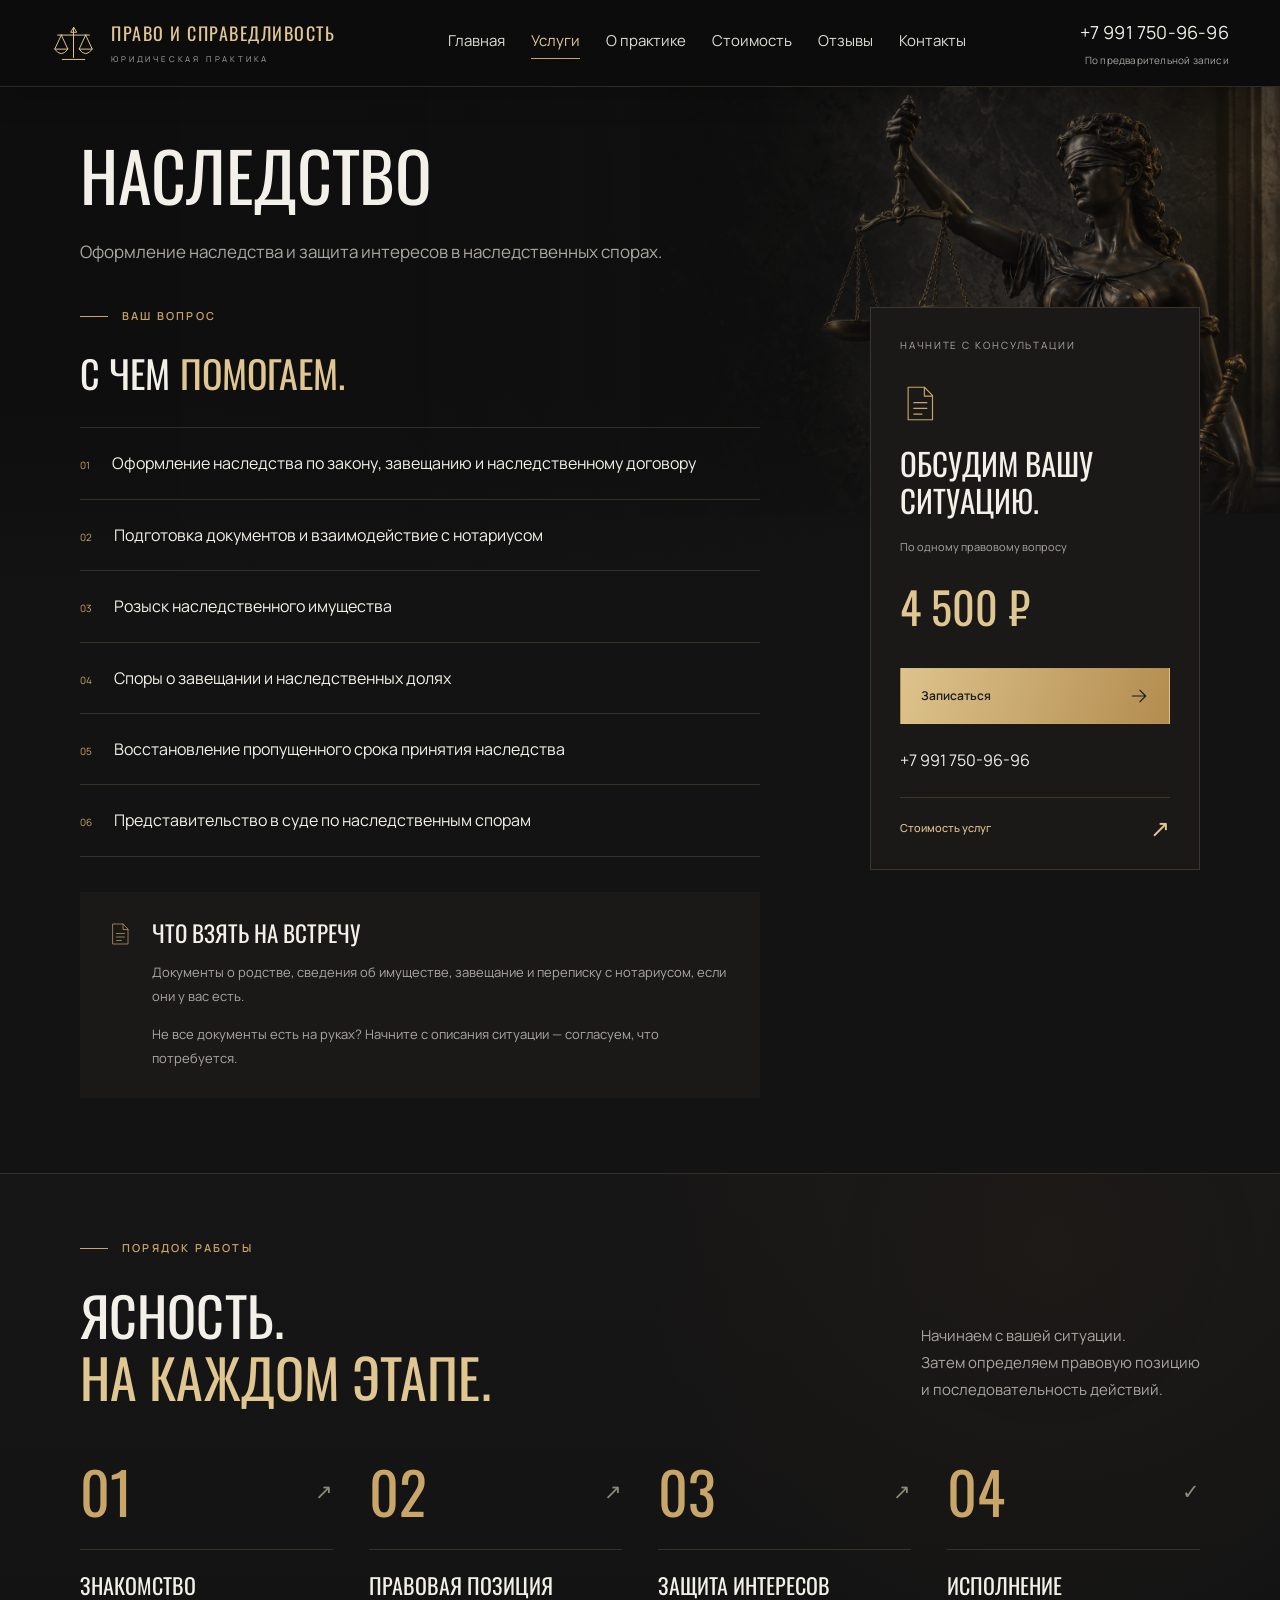
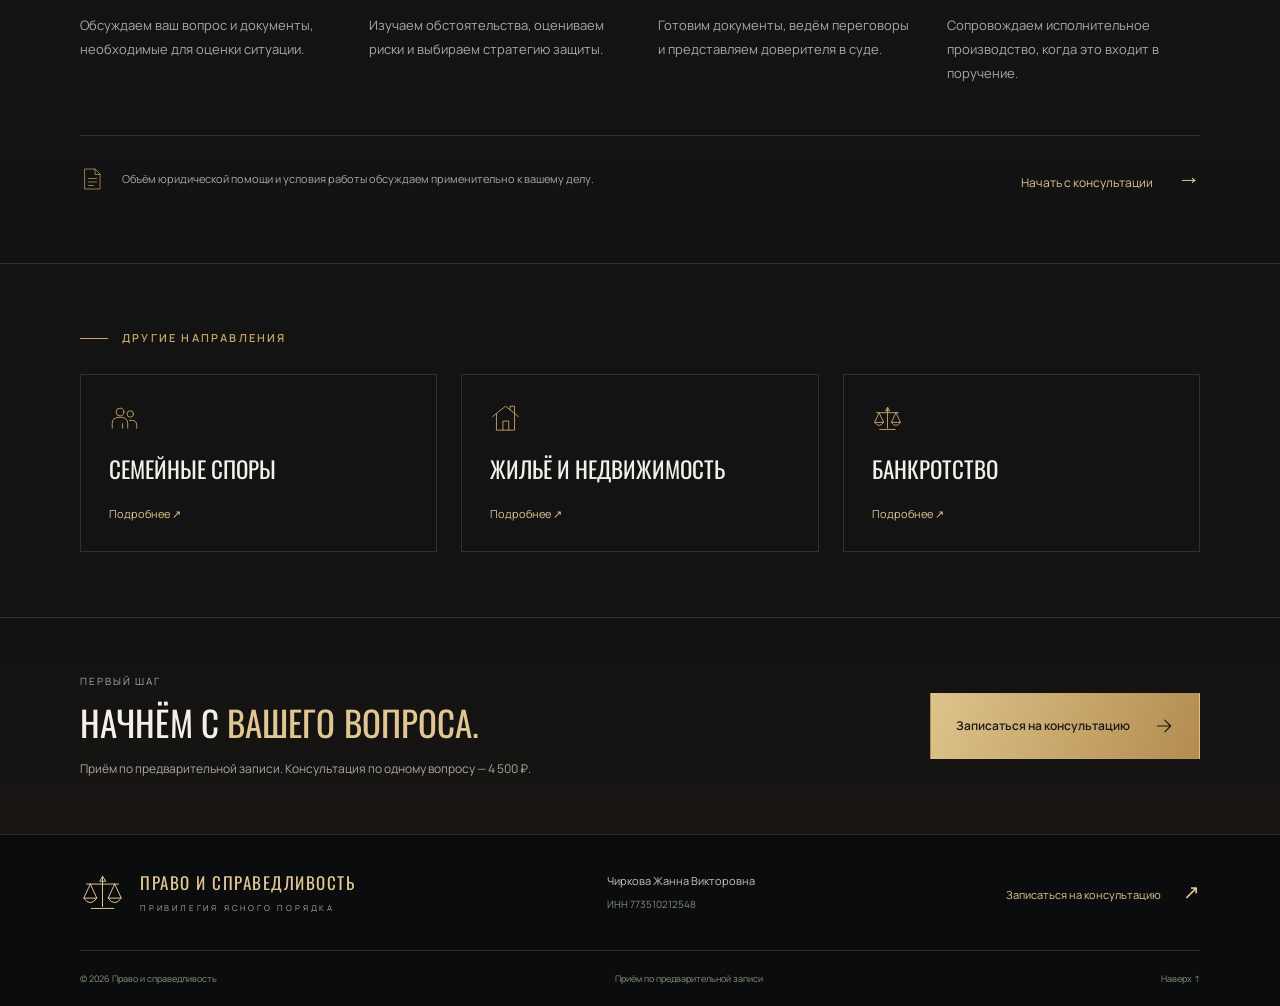
<file: services/inheritance.html>
<!doctype html>
<html lang="ru"><head><meta charset="utf-8"><meta name="viewport" content="width=device-width,initial-scale=1"><meta name="robots" content="index,follow"><title>Наследство — Право и справедливость</title><meta name="description" content="Оформление наследства и защита интересов в наследственных спорах."><link rel="icon" type="image/svg+xml" href="data:image/svg+xml,%3Csvg xmlns='http://www.w3.org/2000/svg' viewBox='0 0 64 64'%3E%3Crect width='64' height='64' rx='8' fill='%230d0d0e'/%3E%3Cg fill='none' stroke='%23e0c792' stroke-width='2'%3E%3Cpath d='M32 10v43M20 18h24M16 25l-7 14h14L16 25zm32 0-7 14h14L48 25zM23 54h18'/%3E%3C/g%3E%3C/svg%3E"><link rel="stylesheet" href="../assets/oswald.css"><link rel="stylesheet" href="../assets/fonts/fonts.local.css"><link rel="stylesheet" href="../design.css"><link rel="stylesheet" href="../multipage.css"><script src="../site.js" defer></script></head><body class="inner-page page-inheritance"><a class="skip-link" href="#main">Перейти к содержанию</a><svg class="symbols" xmlns="http://www.w3.org/2000/svg"><defs>
  <symbol id="scale" viewBox="0 0 48 48"><path d="M24 7v32M12 41h24M7 15h34M24 7l-3 5h6zM11 15L4 30h14L11 15zm26 0-7 15h14l-7-15zM4 30q7 10 14 0m12 0q7 10 14 0"/></symbol>
  <symbol id="family" viewBox="0 0 48 48"><circle cx="17" cy="14" r="6"/><circle cx="33" cy="17" r="5"/><path d="M5 39v-7q0-10 12-10t12 10v7m3-12q11-2 11 8v4M21 39v-7"/></symbol>
  <symbol id="home" viewBox="0 0 48 48"><path d="m4 21 20-16 20 16M10 17v25h28V17M20 42V28h9v14M31 10V5h7v10"/></symbol>
  <symbol id="document" viewBox="0 0 48 48"><path d="M10 4h20l10 10v30H10zM30 4v11h10M17 23h16m-16 7h16m-16 7h10"/></symbol>
  <symbol id="business" viewBox="0 0 48 48"><path d="M5 15h38v28H5zM16 15V7h16v8M5 27h38M19 24h10v7H19z"/></symbol>
  <symbol id="shield" viewBox="0 0 48 48"><path d="M24 4 41 11v12q0 12-17 21Q7 35 7 23V11zM16 24l6 6 12-13"/></symbol>
  <symbol id="globe" viewBox="0 0 48 48"><circle cx="24" cy="24" r="20"/><ellipse cx="24" cy="24" rx="9" ry="20"/><path d="M5 17h38M5 31h38M24 4v40"/></symbol>
  <symbol id="execution" viewBox="0 0 48 48"><path d="M8 6h25v15M8 6v35h19M15 14h11m-11 8h8m-8 8h7m10-2 5 5 9-10M28 19h16v19l-8 6-8-6z"/></symbol>
  <symbol id="arrow" viewBox="0 0 24 24"><path d="M4 12h16m-7-7 7 7-7 7"/></symbol>
  <symbol id="pin" viewBox="0 0 24 24"><path d="M20 10c0 6-8 12-8 12S4 16 4 10a8 8 0 0 1 16 0z"/><circle cx="12" cy="10" r="3"/></symbol>
  <symbol id="car" viewBox="0 0 24 24"><path d="m5 9 2-5h10l2 5M3 9h18v10H3zM5 19v2m14-2v2M6 13h2m8 0h2M3 9l-2-2m20 2 2-2"/></symbol>
  <symbol id="walk" viewBox="0 0 24 24"><circle cx="14" cy="4" r="2"/><path d="m12 8-3 5-4 1m7-6 4 4h4M12 8l-2 9-4 5m5-8 5 3 1 5"/></symbol>
  <symbol id="bus" viewBox="0 0 24 24"><rect x="5" y="2" width="14" height="18" rx="3"/><path d="M5 6h14M5 13h14M9 2v4m6-4v4M8 16h1m6 0h1M8 20v2m8-2v2"/></symbol>
</defs></svg><header class="site-header" id="top"><div class="header wrap"><a href="../index.html" class="brand" aria-label="Право и справедливость — главная"><svg aria-hidden="true"><use href="#scale"/></svg><span>ПРАВО И СПРАВЕДЛИВОСТЬ<small>ЮРИДИЧЕСКАЯ ПРАКТИКА</small></span></a><nav id="main-navigation" aria-label="Основная навигация"><button class="mobile-menu-close" type="button" aria-label="Закрыть меню">Закрыть <span aria-hidden="true">×</span></button><a href="../index.html">Главная</a><a href="../services.html" aria-current="page">Услуги</a><a href="../about.html">О практике</a><a href="../prices.html">Стоимость</a><a href="../reviews.html">Отзывы</a><a href="../contacts.html">Контакты</a><div class="mobile-menu-actions"><a class="mobile-call" href="tel:+79917509696"><span>Позвонить</span><strong>+7 991 750-96-96</strong></a><a class="mobile-callback" href="../consultation.html"><span>Обратный звонок</span><strong>Оставить заявку →</strong></a></div></nav><a class="header-phone" href="tel:+79917509696">+7 991 750-96-96<small>По предварительной записи</small></a><button class="menu-toggle" type="button" aria-controls="main-navigation" aria-expanded="false">Меню <svg aria-hidden="true" viewBox="0 0 24 24"><path d="M4 6h16M4 12h16M4 18h16"/></svg></button></div></header><main id="main"><section class="service-overview" aria-labelledby="service-title"><div class="wrap page-heading"><div class="page-heading-copy"><h1 id="service-title">НАСЛЕДСТВО</h1><p>Оформление наследства и защита интересов в наследственных спорах.</p></div></div><div class="service-detail"><div class="wrap detail-layout"><article><div class="eyebrow"><i></i>ВАШ ВОПРОС</div><h2>С ЧЕМ <span>ПОМОГАЕМ.</span></h2><ul class="help-list"><li><span>01</span>Оформление наследства по закону, завещанию и наследственному договору</li><li><span>02</span>Подготовка документов и взаимодействие с нотариусом</li><li><span>03</span>Розыск наследственного имущества</li><li><span>04</span>Споры о завещании и наследственных долях</li><li><span>05</span>Восстановление пропущенного срока принятия наследства</li><li><span>06</span>Представительство в суде по наследственным спорам</li></ul><div class="document-note"><svg aria-hidden="true"><use href="#document"/></svg><div><h3>ЧТО ВЗЯТЬ НА ВСТРЕЧУ</h3><p>Документы о родстве, сведения об имуществе, завещание и переписку с нотариусом, если они у вас есть.</p><p>Не все документы есть на руках? Начните с описания ситуации — согласуем, что потребуется.</p></div></div></article><aside class="service-aside"><span class="tiny">НАЧНИТЕ С КОНСУЛЬТАЦИИ</span><svg aria-hidden="true"><use href="#document"/></svg><h3>ОБСУДИМ ВАШУ<br>СИТУАЦИЮ.</h3><p>По одному правовому вопросу</p><strong>4 500 ₽</strong><a class="button gold" href="../consultation.html">Записаться <svg aria-hidden="true"><use href="#arrow"/></svg></a><a class="aside-phone" href="tel:+79917509696">+7 991 750-96-96</a><a class="text-link" href="../prices.html">Стоимость услуг <span>↗</span></a></aside></div></div></section><section class="screen section process" data-screen="process" id="process">
  <div class="wrap">
    <div class="eyebrow"><i></i> ПОРЯДОК РАБОТЫ</div>
    <div class="section-heading"><h2>ЯСНОСТЬ.<br><span>НА КАЖДОМ ЭТАПЕ.</span></h2><p>Начинаем с вашей ситуации.<br>Затем определяем правовую позицию<br>и последовательность действий.</p></div>
    <div class="process-grid">
      <div class="step"><div class="step-number">01<span>↗</span></div><h3>ЗНАКОМСТВО</h3><p>Обсуждаем ваш вопрос и документы, необходимые для оценки ситуации.</p></div>
      <div class="step"><div class="step-number">02<span>↗</span></div><h3>ПРАВОВАЯ ПОЗИЦИЯ</h3><p>Изучаем обстоятельства, оцениваем риски и выбираем стратегию защиты.</p></div>
      <div class="step"><div class="step-number">03<span>↗</span></div><h3>ЗАЩИТА ИНТЕРЕСОВ</h3><p>Готовим документы, ведём переговоры и представляем доверителя в суде.</p></div>
      <div class="step"><div class="step-number">04<span>✓</span></div><h3>ИСПОЛНЕНИЕ</h3><p>Сопровождаем исполнительное производство, когда это входит в поручение.</p></div>
    </div>
    <div class="process-note"><svg><use href="#document"/></svg><span>Объём юридической помощи и условия работы обсуждаем применительно к вашему делу.</span><a href="../consultation.html">Начать с консультации <span>→</span></a></div>
  </div>
</section><section class="section related"><div class="wrap"><div class="eyebrow"><i></i>ДРУГИЕ НАПРАВЛЕНИЯ</div><div class="related-grid"><a href="family.html"><svg aria-hidden="true"><use href="#family"/></svg><h3>СЕМЕЙНЫЕ СПОРЫ</h3><span>Подробнее ↗</span></a><a href="housing.html"><svg aria-hidden="true"><use href="#home"/></svg><h3>ЖИЛЬЁ И НЕДВИЖИМОСТЬ</h3><span>Подробнее ↗</span></a><a href="bankruptcy.html"><svg aria-hidden="true"><use href="#scale"/></svg><h3>БАНКРОТСТВО</h3><span>Подробнее ↗</span></a></div></div></section><section class="page-cta"><div class="wrap"><div><span class="tiny">ПЕРВЫЙ ШАГ</span><h2>НАЧНЁМ С <span>ВАШЕГО ВОПРОСА.</span></h2><p>Приём по предварительной записи. Консультация по одному вопросу — 4 500 ₽.</p></div><a class="button gold" href="../consultation.html">Записаться на консультацию <svg aria-hidden="true"><use href="#arrow"/></svg></a></div></section></main><footer><div class="wrap footer-top"><a class="brand" href="../index.html"><svg><use href="#scale"/></svg><span>ПРАВО И СПРАВЕДЛИВОСТЬ<small>ПРИВИЛЕГИЯ ЯСНОГО ПОРЯДКА</small></span></a><span>Чиркова Жанна Викторовна<small>ИНН 773510212548</small></span><a href="../consultation.html">Записаться на консультацию <span>↗</span></a></div><div class="wrap footer-bottom"><span>© 2026 Право и справедливость</span><span>Приём по предварительной записи</span><a href="#top">Наверх ↑</a></div></footer></body></html>
</file>
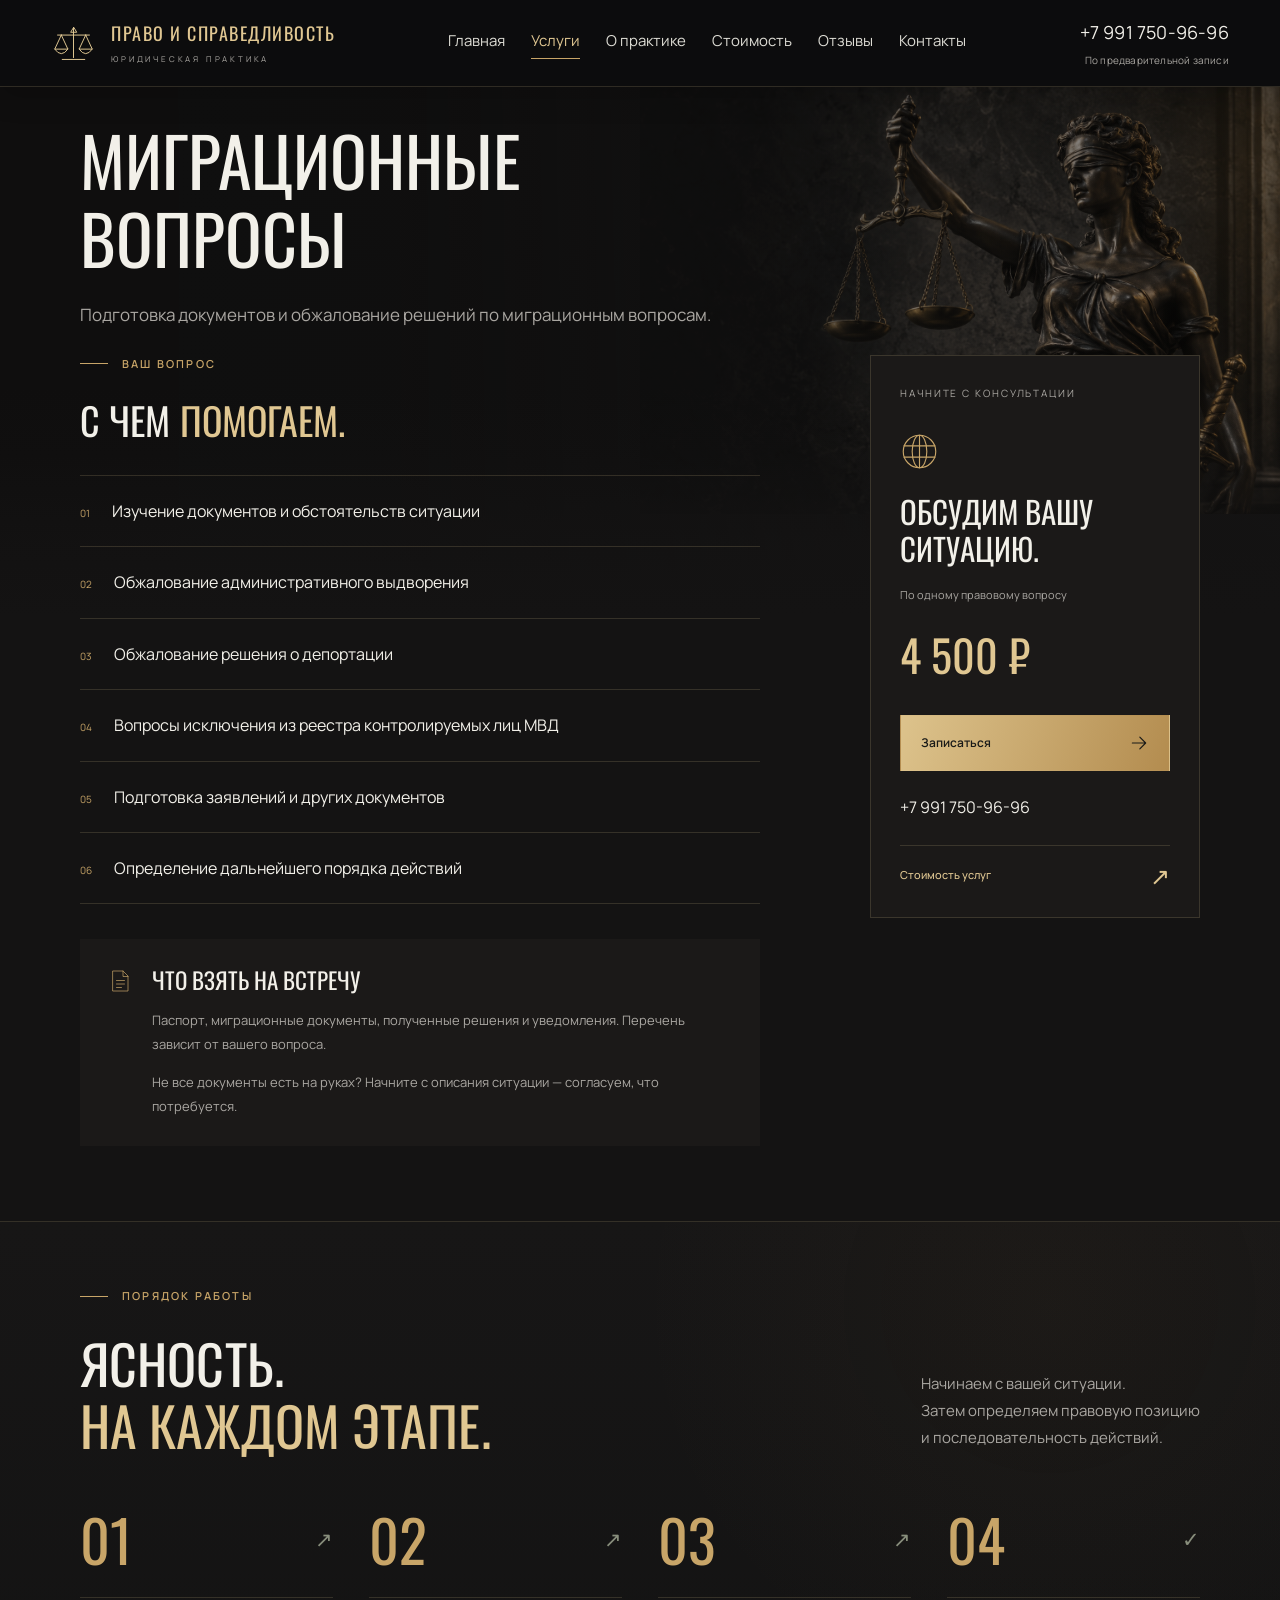
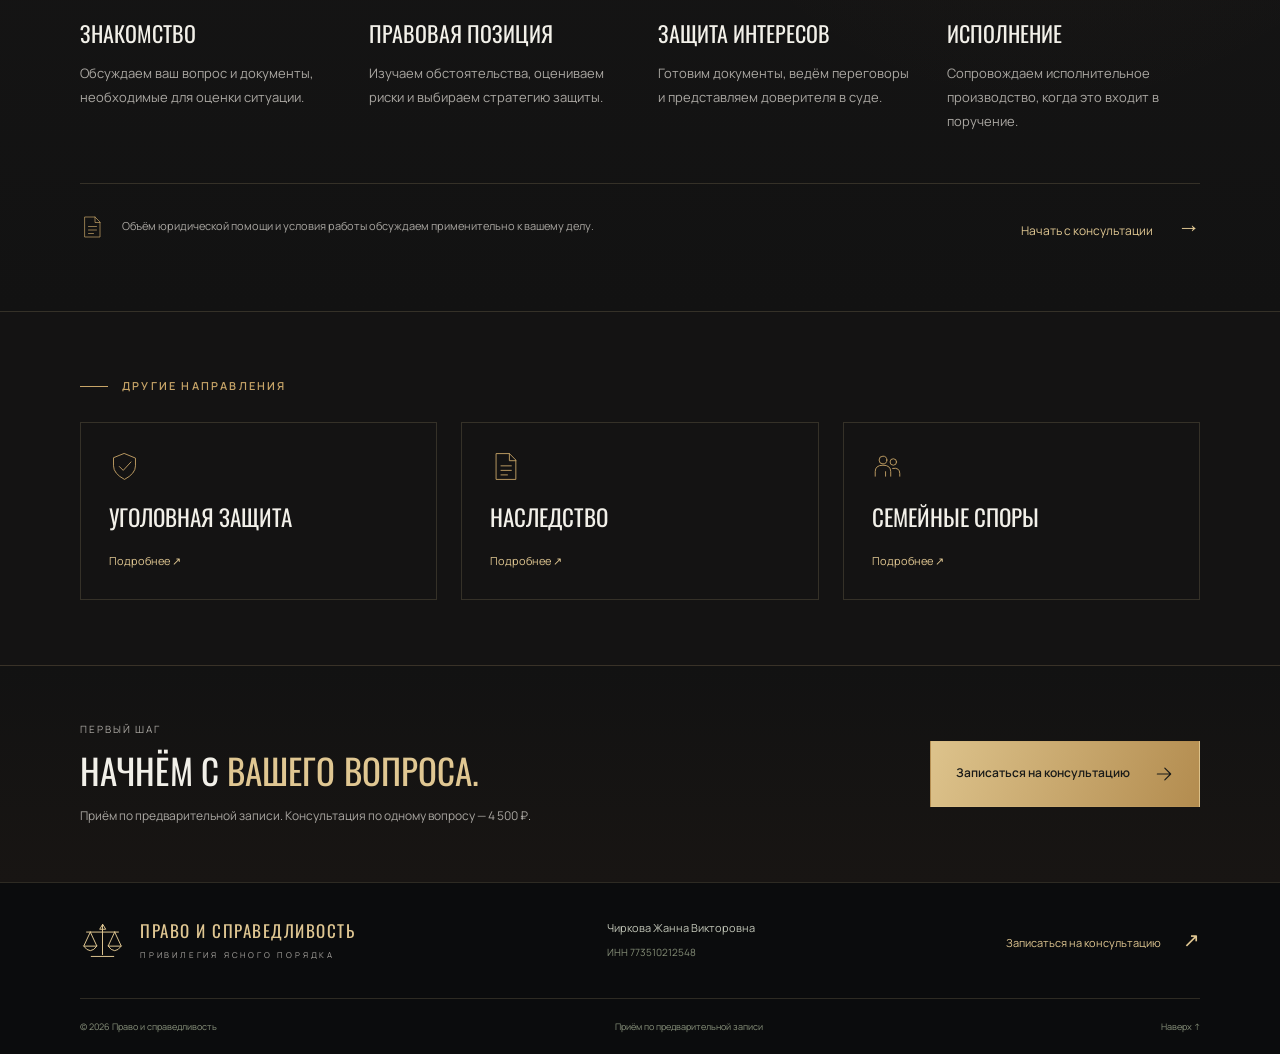
<file: services/migration.html>
<!doctype html>
<html lang="ru"><head><meta charset="utf-8"><meta name="viewport" content="width=device-width,initial-scale=1"><meta name="robots" content="index,follow"><title>Миграционные вопросы — Право и справедливость</title><meta name="description" content="Подготовка документов и обжалование решений по миграционным вопросам."><link rel="icon" type="image/svg+xml" href="data:image/svg+xml,%3Csvg xmlns='http://www.w3.org/2000/svg' viewBox='0 0 64 64'%3E%3Crect width='64' height='64' rx='8' fill='%230d0d0e'/%3E%3Cg fill='none' stroke='%23e0c792' stroke-width='2'%3E%3Cpath d='M32 10v43M20 18h24M16 25l-7 14h14L16 25zm32 0-7 14h14L48 25zM23 54h18'/%3E%3C/g%3E%3C/svg%3E"><link rel="stylesheet" href="../assets/oswald.css"><link rel="stylesheet" href="../assets/fonts/fonts.local.css"><link rel="stylesheet" href="../design.css"><link rel="stylesheet" href="../multipage.css"><script src="../site.js" defer></script></head><body class="inner-page page-migration"><a class="skip-link" href="#main">Перейти к содержанию</a><svg class="symbols" xmlns="http://www.w3.org/2000/svg"><defs>
  <symbol id="scale" viewBox="0 0 48 48"><path d="M24 7v32M12 41h24M7 15h34M24 7l-3 5h6zM11 15L4 30h14L11 15zm26 0-7 15h14l-7-15zM4 30q7 10 14 0m12 0q7 10 14 0"/></symbol>
  <symbol id="family" viewBox="0 0 48 48"><circle cx="17" cy="14" r="6"/><circle cx="33" cy="17" r="5"/><path d="M5 39v-7q0-10 12-10t12 10v7m3-12q11-2 11 8v4M21 39v-7"/></symbol>
  <symbol id="home" viewBox="0 0 48 48"><path d="m4 21 20-16 20 16M10 17v25h28V17M20 42V28h9v14M31 10V5h7v10"/></symbol>
  <symbol id="document" viewBox="0 0 48 48"><path d="M10 4h20l10 10v30H10zM30 4v11h10M17 23h16m-16 7h16m-16 7h10"/></symbol>
  <symbol id="business" viewBox="0 0 48 48"><path d="M5 15h38v28H5zM16 15V7h16v8M5 27h38M19 24h10v7H19z"/></symbol>
  <symbol id="shield" viewBox="0 0 48 48"><path d="M24 4 41 11v12q0 12-17 21Q7 35 7 23V11zM16 24l6 6 12-13"/></symbol>
  <symbol id="globe" viewBox="0 0 48 48"><circle cx="24" cy="24" r="20"/><ellipse cx="24" cy="24" rx="9" ry="20"/><path d="M5 17h38M5 31h38M24 4v40"/></symbol>
  <symbol id="execution" viewBox="0 0 48 48"><path d="M8 6h25v15M8 6v35h19M15 14h11m-11 8h8m-8 8h7m10-2 5 5 9-10M28 19h16v19l-8 6-8-6z"/></symbol>
  <symbol id="arrow" viewBox="0 0 24 24"><path d="M4 12h16m-7-7 7 7-7 7"/></symbol>
  <symbol id="pin" viewBox="0 0 24 24"><path d="M20 10c0 6-8 12-8 12S4 16 4 10a8 8 0 0 1 16 0z"/><circle cx="12" cy="10" r="3"/></symbol>
  <symbol id="car" viewBox="0 0 24 24"><path d="m5 9 2-5h10l2 5M3 9h18v10H3zM5 19v2m14-2v2M6 13h2m8 0h2M3 9l-2-2m20 2 2-2"/></symbol>
  <symbol id="walk" viewBox="0 0 24 24"><circle cx="14" cy="4" r="2"/><path d="m12 8-3 5-4 1m7-6 4 4h4M12 8l-2 9-4 5m5-8 5 3 1 5"/></symbol>
  <symbol id="bus" viewBox="0 0 24 24"><rect x="5" y="2" width="14" height="18" rx="3"/><path d="M5 6h14M5 13h14M9 2v4m6-4v4M8 16h1m6 0h1M8 20v2m8-2v2"/></symbol>
</defs></svg><header class="site-header" id="top"><div class="header wrap"><a href="../index.html" class="brand" aria-label="Право и справедливость — главная"><svg aria-hidden="true"><use href="#scale"/></svg><span>ПРАВО И СПРАВЕДЛИВОСТЬ<small>ЮРИДИЧЕСКАЯ ПРАКТИКА</small></span></a><nav id="main-navigation" aria-label="Основная навигация"><button class="mobile-menu-close" type="button" aria-label="Закрыть меню">Закрыть <span aria-hidden="true">×</span></button><a href="../index.html">Главная</a><a href="../services.html" aria-current="page">Услуги</a><a href="../about.html">О практике</a><a href="../prices.html">Стоимость</a><a href="../reviews.html">Отзывы</a><a href="../contacts.html">Контакты</a><div class="mobile-menu-actions"><a class="mobile-call" href="tel:+79917509696"><span>Позвонить</span><strong>+7 991 750-96-96</strong></a><a class="mobile-callback" href="../consultation.html"><span>Обратный звонок</span><strong>Оставить заявку →</strong></a></div></nav><a class="header-phone" href="tel:+79917509696">+7 991 750-96-96<small>По предварительной записи</small></a><button class="menu-toggle" type="button" aria-controls="main-navigation" aria-expanded="false">Меню <svg aria-hidden="true" viewBox="0 0 24 24"><path d="M4 6h16M4 12h16M4 18h16"/></svg></button></div></header><main id="main"><section class="service-overview" aria-labelledby="service-title"><div class="wrap page-heading"><div class="page-heading-copy"><h1 id="service-title">МИГРАЦИОННЫЕ ВОПРОСЫ</h1><p>Подготовка документов и обжалование решений по миграционным вопросам.</p></div></div><div class="service-detail"><div class="wrap detail-layout"><article><div class="eyebrow"><i></i>ВАШ ВОПРОС</div><h2>С ЧЕМ <span>ПОМОГАЕМ.</span></h2><ul class="help-list"><li><span>01</span>Изучение документов и обстоятельств ситуации</li><li><span>02</span>Обжалование административного выдворения</li><li><span>03</span>Обжалование решения о депортации</li><li><span>04</span>Вопросы исключения из реестра контролируемых лиц МВД</li><li><span>05</span>Подготовка заявлений и других документов</li><li><span>06</span>Определение дальнейшего порядка действий</li></ul><div class="document-note"><svg aria-hidden="true"><use href="#document"/></svg><div><h3>ЧТО ВЗЯТЬ НА ВСТРЕЧУ</h3><p>Паспорт, миграционные документы, полученные решения и уведомления. Перечень зависит от вашего вопроса.</p><p>Не все документы есть на руках? Начните с описания ситуации — согласуем, что потребуется.</p></div></div></article><aside class="service-aside"><span class="tiny">НАЧНИТЕ С КОНСУЛЬТАЦИИ</span><svg aria-hidden="true"><use href="#globe"/></svg><h3>ОБСУДИМ ВАШУ<br>СИТУАЦИЮ.</h3><p>По одному правовому вопросу</p><strong>4 500 ₽</strong><a class="button gold" href="../consultation.html">Записаться <svg aria-hidden="true"><use href="#arrow"/></svg></a><a class="aside-phone" href="tel:+79917509696">+7 991 750-96-96</a><a class="text-link" href="../prices.html">Стоимость услуг <span>↗</span></a></aside></div></div></section><section class="screen section process" data-screen="process" id="process">
  <div class="wrap">
    <div class="eyebrow"><i></i> ПОРЯДОК РАБОТЫ</div>
    <div class="section-heading"><h2>ЯСНОСТЬ.<br><span>НА КАЖДОМ ЭТАПЕ.</span></h2><p>Начинаем с вашей ситуации.<br>Затем определяем правовую позицию<br>и последовательность действий.</p></div>
    <div class="process-grid">
      <div class="step"><div class="step-number">01<span>↗</span></div><h3>ЗНАКОМСТВО</h3><p>Обсуждаем ваш вопрос и документы, необходимые для оценки ситуации.</p></div>
      <div class="step"><div class="step-number">02<span>↗</span></div><h3>ПРАВОВАЯ ПОЗИЦИЯ</h3><p>Изучаем обстоятельства, оцениваем риски и выбираем стратегию защиты.</p></div>
      <div class="step"><div class="step-number">03<span>↗</span></div><h3>ЗАЩИТА ИНТЕРЕСОВ</h3><p>Готовим документы, ведём переговоры и представляем доверителя в суде.</p></div>
      <div class="step"><div class="step-number">04<span>✓</span></div><h3>ИСПОЛНЕНИЕ</h3><p>Сопровождаем исполнительное производство, когда это входит в поручение.</p></div>
    </div>
    <div class="process-note"><svg><use href="#document"/></svg><span>Объём юридической помощи и условия работы обсуждаем применительно к вашему делу.</span><a href="../consultation.html">Начать с консультации <span>→</span></a></div>
  </div>
</section><section class="section related"><div class="wrap"><div class="eyebrow"><i></i>ДРУГИЕ НАПРАВЛЕНИЯ</div><div class="related-grid"><a href="criminal.html"><svg aria-hidden="true"><use href="#shield"/></svg><h3>УГОЛОВНАЯ ЗАЩИТА</h3><span>Подробнее ↗</span></a><a href="inheritance.html"><svg aria-hidden="true"><use href="#document"/></svg><h3>НАСЛЕДСТВО</h3><span>Подробнее ↗</span></a><a href="family.html"><svg aria-hidden="true"><use href="#family"/></svg><h3>СЕМЕЙНЫЕ СПОРЫ</h3><span>Подробнее ↗</span></a></div></div></section><section class="page-cta"><div class="wrap"><div><span class="tiny">ПЕРВЫЙ ШАГ</span><h2>НАЧНЁМ С <span>ВАШЕГО ВОПРОСА.</span></h2><p>Приём по предварительной записи. Консультация по одному вопросу — 4 500 ₽.</p></div><a class="button gold" href="../consultation.html">Записаться на консультацию <svg aria-hidden="true"><use href="#arrow"/></svg></a></div></section></main><footer><div class="wrap footer-top"><a class="brand" href="../index.html"><svg><use href="#scale"/></svg><span>ПРАВО И СПРАВЕДЛИВОСТЬ<small>ПРИВИЛЕГИЯ ЯСНОГО ПОРЯДКА</small></span></a><span>Чиркова Жанна Викторовна<small>ИНН 773510212548</small></span><a href="../consultation.html">Записаться на консультацию <span>↗</span></a></div><div class="wrap footer-bottom"><span>© 2026 Право и справедливость</span><span>Приём по предварительной записи</span><a href="#top">Наверх ↑</a></div></footer></body></html>
</file>
<file: assets/oswald.css>
@font-face {
  font-family: 'Oswald';
  font-style: normal;
  font-weight: 400;
  font-display: swap;
  src: url(TK3_WkUHHAIjg75cFRf3bXL8LICs1_FvgUE.ttf) format('truetype');
}
@font-face {
  font-family: 'Oswald';
  font-style: normal;
  font-weight: 500;
  font-display: swap;
  src: url(TK3_WkUHHAIjg75cFRf3bXL8LICs18NvgUE.ttf) format('truetype');
}
@font-face {
  font-family: 'Oswald';
  font-style: normal;
  font-weight: 600;
  font-display: swap;
  src: url(TK3_WkUHHAIjg75cFRf3bXL8LICs1y9ogUE.ttf) format('truetype');
}
@font-face {
  font-family: 'Oswald';
  font-style: normal;
  font-weight: 700;
  font-display: swap;
  src: url(TK3_WkUHHAIjg75cFRf3bXL8LICs1xZogUE.ttf) format('truetype');
}
</file>
<file: assets/fonts/fonts.local.css>
/* cyrillic-ext */
@font-face {
  font-family: 'Inter';
  font-style: normal;
  font-weight: 300;
  font-display: swap;
  src: url(files/UcC73FwrK3iLTeHuS_nVMrMxCp50SjIa2JL7SUc.woff2) format('woff2');
  unicode-range: U+0460-052F, U+1C80-1C8A, U+20B4, U+2DE0-2DFF, U+A640-A69F, U+FE2E-FE2F;
}
/* cyrillic */
@font-face {
  font-family: 'Inter';
  font-style: normal;
  font-weight: 300;
  font-display: swap;
  src: url(files/UcC73FwrK3iLTeHuS_nVMrMxCp50SjIa0ZL7SUc.woff2) format('woff2');
  unicode-range: U+0301, U+0400-045F, U+0490-0491, U+04B0-04B1, U+2116;
}
/* greek-ext */
@font-face {
  font-family: 'Inter';
  font-style: normal;
  font-weight: 300;
  font-display: swap;
  src: url(files/UcC73FwrK3iLTeHuS_nVMrMxCp50SjIa2ZL7SUc.woff2) format('woff2');
  unicode-range: U+1F00-1FFF;
}
/* greek */
@font-face {
  font-family: 'Inter';
  font-style: normal;
  font-weight: 300;
  font-display: swap;
  src: url(files/UcC73FwrK3iLTeHuS_nVMrMxCp50SjIa1pL7SUc.woff2) format('woff2');
  unicode-range: U+0370-0377, U+037A-037F, U+0384-038A, U+038C, U+038E-03A1, U+03A3-03FF;
}
/* vietnamese */
@font-face {
  font-family: 'Inter';
  font-style: normal;
  font-weight: 300;
  font-display: swap;
  src: url(files/UcC73FwrK3iLTeHuS_nVMrMxCp50SjIa2pL7SUc.woff2) format('woff2');
  unicode-range: U+0102-0103, U+0110-0111, U+0128-0129, U+0168-0169, U+01A0-01A1, U+01AF-01B0, U+0300-0301, U+0303-0304, U+0308-0309, U+0323, U+0329, U+1EA0-1EF9, U+20AB;
}
/* latin-ext */
@font-face {
  font-family: 'Inter';
  font-style: normal;
  font-weight: 300;
  font-display: swap;
  src: url(files/UcC73FwrK3iLTeHuS_nVMrMxCp50SjIa25L7SUc.woff2) format('woff2');
  unicode-range: U+0100-02BA, U+02BD-02C5, U+02C7-02CC, U+02CE-02D7, U+02DD-02FF, U+0304, U+0308, U+0329, U+1D00-1DBF, U+1E00-1E9F, U+1EF2-1EFF, U+2020, U+20A0-20AB, U+20AD-20C0, U+2113, U+2C60-2C7F, U+A720-A7FF;
}
/* latin */
@font-face {
  font-family: 'Inter';
  font-style: normal;
  font-weight: 300;
  font-display: swap;
  src: url(files/UcC73FwrK3iLTeHuS_nVMrMxCp50SjIa1ZL7.woff2) format('woff2');
  unicode-range: U+0000-00FF, U+0131, U+0152-0153, U+02BB-02BC, U+02C6, U+02DA, U+02DC, U+0304, U+0308, U+0329, U+2000-206F, U+20AC, U+2122, U+2191, U+2193, U+2212, U+2215, U+FEFF, U+FFFD;
}
/* cyrillic-ext */
@font-face {
  font-family: 'Inter';
  font-style: normal;
  font-weight: 400;
  font-display: swap;
  src: url(files/UcC73FwrK3iLTeHuS_nVMrMxCp50SjIa2JL7SUc.woff2) format('woff2');
  unicode-range: U+0460-052F, U+1C80-1C8A, U+20B4, U+2DE0-2DFF, U+A640-A69F, U+FE2E-FE2F;
}
/* cyrillic */
@font-face {
  font-family: 'Inter';
  font-style: normal;
  font-weight: 400;
  font-display: swap;
  src: url(files/UcC73FwrK3iLTeHuS_nVMrMxCp50SjIa0ZL7SUc.woff2) format('woff2');
  unicode-range: U+0301, U+0400-045F, U+0490-0491, U+04B0-04B1, U+2116;
}
/* greek-ext */
@font-face {
  font-family: 'Inter';
  font-style: normal;
  font-weight: 400;
  font-display: swap;
  src: url(files/UcC73FwrK3iLTeHuS_nVMrMxCp50SjIa2ZL7SUc.woff2) format('woff2');
  unicode-range: U+1F00-1FFF;
}
/* greek */
@font-face {
  font-family: 'Inter';
  font-style: normal;
  font-weight: 400;
  font-display: swap;
  src: url(files/UcC73FwrK3iLTeHuS_nVMrMxCp50SjIa1pL7SUc.woff2) format('woff2');
  unicode-range: U+0370-0377, U+037A-037F, U+0384-038A, U+038C, U+038E-03A1, U+03A3-03FF;
}
/* vietnamese */
@font-face {
  font-family: 'Inter';
  font-style: normal;
  font-weight: 400;
  font-display: swap;
  src: url(files/UcC73FwrK3iLTeHuS_nVMrMxCp50SjIa2pL7SUc.woff2) format('woff2');
  unicode-range: U+0102-0103, U+0110-0111, U+0128-0129, U+0168-0169, U+01A0-01A1, U+01AF-01B0, U+0300-0301, U+0303-0304, U+0308-0309, U+0323, U+0329, U+1EA0-1EF9, U+20AB;
}
/* latin-ext */
@font-face {
  font-family: 'Inter';
  font-style: normal;
  font-weight: 400;
  font-display: swap;
  src: url(files/UcC73FwrK3iLTeHuS_nVMrMxCp50SjIa25L7SUc.woff2) format('woff2');
  unicode-range: U+0100-02BA, U+02BD-02C5, U+02C7-02CC, U+02CE-02D7, U+02DD-02FF, U+0304, U+0308, U+0329, U+1D00-1DBF, U+1E00-1E9F, U+1EF2-1EFF, U+2020, U+20A0-20AB, U+20AD-20C0, U+2113, U+2C60-2C7F, U+A720-A7FF;
}
/* latin */
@font-face {
  font-family: 'Inter';
  font-style: normal;
  font-weight: 400;
  font-display: swap;
  src: url(files/UcC73FwrK3iLTeHuS_nVMrMxCp50SjIa1ZL7.woff2) format('woff2');
  unicode-range: U+0000-00FF, U+0131, U+0152-0153, U+02BB-02BC, U+02C6, U+02DA, U+02DC, U+0304, U+0308, U+0329, U+2000-206F, U+20AC, U+2122, U+2191, U+2193, U+2212, U+2215, U+FEFF, U+FFFD;
}
/* cyrillic-ext */
@font-face {
  font-family: 'Inter';
  font-style: normal;
  font-weight: 500;
  font-display: swap;
  src: url(files/UcC73FwrK3iLTeHuS_nVMrMxCp50SjIa2JL7SUc.woff2) format('woff2');
  unicode-range: U+0460-052F, U+1C80-1C8A, U+20B4, U+2DE0-2DFF, U+A640-A69F, U+FE2E-FE2F;
}
/* cyrillic */
@font-face {
  font-family: 'Inter';
  font-style: normal;
  font-weight: 500;
  font-display: swap;
  src: url(files/UcC73FwrK3iLTeHuS_nVMrMxCp50SjIa0ZL7SUc.woff2) format('woff2');
  unicode-range: U+0301, U+0400-045F, U+0490-0491, U+04B0-04B1, U+2116;
}
/* greek-ext */
@font-face {
  font-family: 'Inter';
  font-style: normal;
  font-weight: 500;
  font-display: swap;
  src: url(files/UcC73FwrK3iLTeHuS_nVMrMxCp50SjIa2ZL7SUc.woff2) format('woff2');
  unicode-range: U+1F00-1FFF;
}
/* greek */
@font-face {
  font-family: 'Inter';
  font-style: normal;
  font-weight: 500;
  font-display: swap;
  src: url(files/UcC73FwrK3iLTeHuS_nVMrMxCp50SjIa1pL7SUc.woff2) format('woff2');
  unicode-range: U+0370-0377, U+037A-037F, U+0384-038A, U+038C, U+038E-03A1, U+03A3-03FF;
}
/* vietnamese */
@font-face {
  font-family: 'Inter';
  font-style: normal;
  font-weight: 500;
  font-display: swap;
  src: url(files/UcC73FwrK3iLTeHuS_nVMrMxCp50SjIa2pL7SUc.woff2) format('woff2');
  unicode-range: U+0102-0103, U+0110-0111, U+0128-0129, U+0168-0169, U+01A0-01A1, U+01AF-01B0, U+0300-0301, U+0303-0304, U+0308-0309, U+0323, U+0329, U+1EA0-1EF9, U+20AB;
}
/* latin-ext */
@font-face {
  font-family: 'Inter';
  font-style: normal;
  font-weight: 500;
  font-display: swap;
  src: url(files/UcC73FwrK3iLTeHuS_nVMrMxCp50SjIa25L7SUc.woff2) format('woff2');
  unicode-range: U+0100-02BA, U+02BD-02C5, U+02C7-02CC, U+02CE-02D7, U+02DD-02FF, U+0304, U+0308, U+0329, U+1D00-1DBF, U+1E00-1E9F, U+1EF2-1EFF, U+2020, U+20A0-20AB, U+20AD-20C0, U+2113, U+2C60-2C7F, U+A720-A7FF;
}
/* latin */
@font-face {
  font-family: 'Inter';
  font-style: normal;
  font-weight: 500;
  font-display: swap;
  src: url(files/UcC73FwrK3iLTeHuS_nVMrMxCp50SjIa1ZL7.woff2) format('woff2');
  unicode-range: U+0000-00FF, U+0131, U+0152-0153, U+02BB-02BC, U+02C6, U+02DA, U+02DC, U+0304, U+0308, U+0329, U+2000-206F, U+20AC, U+2122, U+2191, U+2193, U+2212, U+2215, U+FEFF, U+FFFD;
}
/* cyrillic-ext */
@font-face {
  font-family: 'Inter';
  font-style: normal;
  font-weight: 600;
  font-display: swap;
  src: url(files/UcC73FwrK3iLTeHuS_nVMrMxCp50SjIa2JL7SUc.woff2) format('woff2');
  unicode-range: U+0460-052F, U+1C80-1C8A, U+20B4, U+2DE0-2DFF, U+A640-A69F, U+FE2E-FE2F;
}
/* cyrillic */
@font-face {
  font-family: 'Inter';
  font-style: normal;
  font-weight: 600;
  font-display: swap;
  src: url(files/UcC73FwrK3iLTeHuS_nVMrMxCp50SjIa0ZL7SUc.woff2) format('woff2');
  unicode-range: U+0301, U+0400-045F, U+0490-0491, U+04B0-04B1, U+2116;
}
/* greek-ext */
@font-face {
  font-family: 'Inter';
  font-style: normal;
  font-weight: 600;
  font-display: swap;
  src: url(files/UcC73FwrK3iLTeHuS_nVMrMxCp50SjIa2ZL7SUc.woff2) format('woff2');
  unicode-range: U+1F00-1FFF;
}
/* greek */
@font-face {
  font-family: 'Inter';
  font-style: normal;
  font-weight: 600;
  font-display: swap;
  src: url(files/UcC73FwrK3iLTeHuS_nVMrMxCp50SjIa1pL7SUc.woff2) format('woff2');
  unicode-range: U+0370-0377, U+037A-037F, U+0384-038A, U+038C, U+038E-03A1, U+03A3-03FF;
}
/* vietnamese */
@font-face {
  font-family: 'Inter';
  font-style: normal;
  font-weight: 600;
  font-display: swap;
  src: url(files/UcC73FwrK3iLTeHuS_nVMrMxCp50SjIa2pL7SUc.woff2) format('woff2');
  unicode-range: U+0102-0103, U+0110-0111, U+0128-0129, U+0168-0169, U+01A0-01A1, U+01AF-01B0, U+0300-0301, U+0303-0304, U+0308-0309, U+0323, U+0329, U+1EA0-1EF9, U+20AB;
}
/* latin-ext */
@font-face {
  font-family: 'Inter';
  font-style: normal;
  font-weight: 600;
  font-display: swap;
  src: url(files/UcC73FwrK3iLTeHuS_nVMrMxCp50SjIa25L7SUc.woff2) format('woff2');
  unicode-range: U+0100-02BA, U+02BD-02C5, U+02C7-02CC, U+02CE-02D7, U+02DD-02FF, U+0304, U+0308, U+0329, U+1D00-1DBF, U+1E00-1E9F, U+1EF2-1EFF, U+2020, U+20A0-20AB, U+20AD-20C0, U+2113, U+2C60-2C7F, U+A720-A7FF;
}
/* latin */
@font-face {
  font-family: 'Inter';
  font-style: normal;
  font-weight: 600;
  font-display: swap;
  src: url(files/UcC73FwrK3iLTeHuS_nVMrMxCp50SjIa1ZL7.woff2) format('woff2');
  unicode-range: U+0000-00FF, U+0131, U+0152-0153, U+02BB-02BC, U+02C6, U+02DA, U+02DC, U+0304, U+0308, U+0329, U+2000-206F, U+20AC, U+2122, U+2191, U+2193, U+2212, U+2215, U+FEFF, U+FFFD;
}
/* cyrillic-ext */
@font-face {
  font-family: 'Inter';
  font-style: normal;
  font-weight: 700;
  font-display: swap;
  src: url(files/UcC73FwrK3iLTeHuS_nVMrMxCp50SjIa2JL7SUc.woff2) format('woff2');
  unicode-range: U+0460-052F, U+1C80-1C8A, U+20B4, U+2DE0-2DFF, U+A640-A69F, U+FE2E-FE2F;
}
/* cyrillic */
@font-face {
  font-family: 'Inter';
  font-style: normal;
  font-weight: 700;
  font-display: swap;
  src: url(files/UcC73FwrK3iLTeHuS_nVMrMxCp50SjIa0ZL7SUc.woff2) format('woff2');
  unicode-range: U+0301, U+0400-045F, U+0490-0491, U+04B0-04B1, U+2116;
}
/* greek-ext */
@font-face {
  font-family: 'Inter';
  font-style: normal;
  font-weight: 700;
  font-display: swap;
  src: url(files/UcC73FwrK3iLTeHuS_nVMrMxCp50SjIa2ZL7SUc.woff2) format('woff2');
  unicode-range: U+1F00-1FFF;
}
/* greek */
@font-face {
  font-family: 'Inter';
  font-style: normal;
  font-weight: 700;
  font-display: swap;
  src: url(files/UcC73FwrK3iLTeHuS_nVMrMxCp50SjIa1pL7SUc.woff2) format('woff2');
  unicode-range: U+0370-0377, U+037A-037F, U+0384-038A, U+038C, U+038E-03A1, U+03A3-03FF;
}
/* vietnamese */
@font-face {
  font-family: 'Inter';
  font-style: normal;
  font-weight: 700;
  font-display: swap;
  src: url(files/UcC73FwrK3iLTeHuS_nVMrMxCp50SjIa2pL7SUc.woff2) format('woff2');
  unicode-range: U+0102-0103, U+0110-0111, U+0128-0129, U+0168-0169, U+01A0-01A1, U+01AF-01B0, U+0300-0301, U+0303-0304, U+0308-0309, U+0323, U+0329, U+1EA0-1EF9, U+20AB;
}
/* latin-ext */
@font-face {
  font-family: 'Inter';
  font-style: normal;
  font-weight: 700;
  font-display: swap;
  src: url(files/UcC73FwrK3iLTeHuS_nVMrMxCp50SjIa25L7SUc.woff2) format('woff2');
  unicode-range: U+0100-02BA, U+02BD-02C5, U+02C7-02CC, U+02CE-02D7, U+02DD-02FF, U+0304, U+0308, U+0329, U+1D00-1DBF, U+1E00-1E9F, U+1EF2-1EFF, U+2020, U+20A0-20AB, U+20AD-20C0, U+2113, U+2C60-2C7F, U+A720-A7FF;
}
/* latin */
@font-face {
  font-family: 'Inter';
  font-style: normal;
  font-weight: 700;
  font-display: swap;
  src: url(files/UcC73FwrK3iLTeHuS_nVMrMxCp50SjIa1ZL7.woff2) format('woff2');
  unicode-range: U+0000-00FF, U+0131, U+0152-0153, U+02BB-02BC, U+02C6, U+02DA, U+02DC, U+0304, U+0308, U+0329, U+2000-206F, U+20AC, U+2122, U+2191, U+2193, U+2212, U+2215, U+FEFF, U+FFFD;
}
/* cyrillic-ext */
@font-face {
  font-family: 'Manrope';
  font-style: normal;
  font-weight: 300;
  font-display: swap;
  src: url(files/xn7gYHE41ni1AdIRggqxSuXd.woff2) format('woff2');
  unicode-range: U+0460-052F, U+1C80-1C8A, U+20B4, U+2DE0-2DFF, U+A640-A69F, U+FE2E-FE2F;
}
/* cyrillic */
@font-face {
  font-family: 'Manrope';
  font-style: normal;
  font-weight: 300;
  font-display: swap;
  src: url(files/xn7gYHE41ni1AdIRggOxSuXd.woff2) format('woff2');
  unicode-range: U+0301, U+0400-045F, U+0490-0491, U+04B0-04B1, U+2116;
}
/* greek */
@font-face {
  font-family: 'Manrope';
  font-style: normal;
  font-weight: 300;
  font-display: swap;
  src: url(files/xn7gYHE41ni1AdIRggSxSuXd.woff2) format('woff2');
  unicode-range: U+0370-0377, U+037A-037F, U+0384-038A, U+038C, U+038E-03A1, U+03A3-03FF;
}
/* vietnamese */
@font-face {
  font-family: 'Manrope';
  font-style: normal;
  font-weight: 300;
  font-display: swap;
  src: url(files/xn7gYHE41ni1AdIRggixSuXd.woff2) format('woff2');
  unicode-range: U+0102-0103, U+0110-0111, U+0128-0129, U+0168-0169, U+01A0-01A1, U+01AF-01B0, U+0300-0301, U+0303-0304, U+0308-0309, U+0323, U+0329, U+1EA0-1EF9, U+20AB;
}
/* latin-ext */
@font-face {
  font-family: 'Manrope';
  font-style: normal;
  font-weight: 300;
  font-display: swap;
  src: url(files/xn7gYHE41ni1AdIRggmxSuXd.woff2) format('woff2');
  unicode-range: U+0100-02BA, U+02BD-02C5, U+02C7-02CC, U+02CE-02D7, U+02DD-02FF, U+0304, U+0308, U+0329, U+1D00-1DBF, U+1E00-1E9F, U+1EF2-1EFF, U+2020, U+20A0-20AB, U+20AD-20C0, U+2113, U+2C60-2C7F, U+A720-A7FF;
}
/* latin */
@font-face {
  font-family: 'Manrope';
  font-style: normal;
  font-weight: 300;
  font-display: swap;
  src: url(files/xn7gYHE41ni1AdIRggexSg.woff2) format('woff2');
  unicode-range: U+0000-00FF, U+0131, U+0152-0153, U+02BB-02BC, U+02C6, U+02DA, U+02DC, U+0304, U+0308, U+0329, U+2000-206F, U+20AC, U+2122, U+2191, U+2193, U+2212, U+2215, U+FEFF, U+FFFD;
}
/* cyrillic-ext */
@font-face {
  font-family: 'Manrope';
  font-style: normal;
  font-weight: 400;
  font-display: swap;
  src: url(files/xn7gYHE41ni1AdIRggqxSuXd.woff2) format('woff2');
  unicode-range: U+0460-052F, U+1C80-1C8A, U+20B4, U+2DE0-2DFF, U+A640-A69F, U+FE2E-FE2F;
}
/* cyrillic */
@font-face {
  font-family: 'Manrope';
  font-style: normal;
  font-weight: 400;
  font-display: swap;
  src: url(files/xn7gYHE41ni1AdIRggOxSuXd.woff2) format('woff2');
  unicode-range: U+0301, U+0400-045F, U+0490-0491, U+04B0-04B1, U+2116;
}
/* greek */
@font-face {
  font-family: 'Manrope';
  font-style: normal;
  font-weight: 400;
  font-display: swap;
  src: url(files/xn7gYHE41ni1AdIRggSxSuXd.woff2) format('woff2');
  unicode-range: U+0370-0377, U+037A-037F, U+0384-038A, U+038C, U+038E-03A1, U+03A3-03FF;
}
/* vietnamese */
@font-face {
  font-family: 'Manrope';
  font-style: normal;
  font-weight: 400;
  font-display: swap;
  src: url(files/xn7gYHE41ni1AdIRggixSuXd.woff2) format('woff2');
  unicode-range: U+0102-0103, U+0110-0111, U+0128-0129, U+0168-0169, U+01A0-01A1, U+01AF-01B0, U+0300-0301, U+0303-0304, U+0308-0309, U+0323, U+0329, U+1EA0-1EF9, U+20AB;
}
/* latin-ext */
@font-face {
  font-family: 'Manrope';
  font-style: normal;
  font-weight: 400;
  font-display: swap;
  src: url(files/xn7gYHE41ni1AdIRggmxSuXd.woff2) format('woff2');
  unicode-range: U+0100-02BA, U+02BD-02C5, U+02C7-02CC, U+02CE-02D7, U+02DD-02FF, U+0304, U+0308, U+0329, U+1D00-1DBF, U+1E00-1E9F, U+1EF2-1EFF, U+2020, U+20A0-20AB, U+20AD-20C0, U+2113, U+2C60-2C7F, U+A720-A7FF;
}
/* latin */
@font-face {
  font-family: 'Manrope';
  font-style: normal;
  font-weight: 400;
  font-display: swap;
  src: url(files/xn7gYHE41ni1AdIRggexSg.woff2) format('woff2');
  unicode-range: U+0000-00FF, U+0131, U+0152-0153, U+02BB-02BC, U+02C6, U+02DA, U+02DC, U+0304, U+0308, U+0329, U+2000-206F, U+20AC, U+2122, U+2191, U+2193, U+2212, U+2215, U+FEFF, U+FFFD;
}
/* cyrillic-ext */
@font-face {
  font-family: 'Manrope';
  font-style: normal;
  font-weight: 500;
  font-display: swap;
  src: url(files/xn7gYHE41ni1AdIRggqxSuXd.woff2) format('woff2');
  unicode-range: U+0460-052F, U+1C80-1C8A, U+20B4, U+2DE0-2DFF, U+A640-A69F, U+FE2E-FE2F;
}
/* cyrillic */
@font-face {
  font-family: 'Manrope';
  font-style: normal;
  font-weight: 500;
  font-display: swap;
  src: url(files/xn7gYHE41ni1AdIRggOxSuXd.woff2) format('woff2');
  unicode-range: U+0301, U+0400-045F, U+0490-0491, U+04B0-04B1, U+2116;
}
/* greek */
@font-face {
  font-family: 'Manrope';
  font-style: normal;
  font-weight: 500;
  font-display: swap;
  src: url(files/xn7gYHE41ni1AdIRggSxSuXd.woff2) format('woff2');
  unicode-range: U+0370-0377, U+037A-037F, U+0384-038A, U+038C, U+038E-03A1, U+03A3-03FF;
}
/* vietnamese */
@font-face {
  font-family: 'Manrope';
  font-style: normal;
  font-weight: 500;
  font-display: swap;
  src: url(files/xn7gYHE41ni1AdIRggixSuXd.woff2) format('woff2');
  unicode-range: U+0102-0103, U+0110-0111, U+0128-0129, U+0168-0169, U+01A0-01A1, U+01AF-01B0, U+0300-0301, U+0303-0304, U+0308-0309, U+0323, U+0329, U+1EA0-1EF9, U+20AB;
}
/* latin-ext */
@font-face {
  font-family: 'Manrope';
  font-style: normal;
  font-weight: 500;
  font-display: swap;
  src: url(files/xn7gYHE41ni1AdIRggmxSuXd.woff2) format('woff2');
  unicode-range: U+0100-02BA, U+02BD-02C5, U+02C7-02CC, U+02CE-02D7, U+02DD-02FF, U+0304, U+0308, U+0329, U+1D00-1DBF, U+1E00-1E9F, U+1EF2-1EFF, U+2020, U+20A0-20AB, U+20AD-20C0, U+2113, U+2C60-2C7F, U+A720-A7FF;
}
/* latin */
@font-face {
  font-family: 'Manrope';
  font-style: normal;
  font-weight: 500;
  font-display: swap;
  src: url(files/xn7gYHE41ni1AdIRggexSg.woff2) format('woff2');
  unicode-range: U+0000-00FF, U+0131, U+0152-0153, U+02BB-02BC, U+02C6, U+02DA, U+02DC, U+0304, U+0308, U+0329, U+2000-206F, U+20AC, U+2122, U+2191, U+2193, U+2212, U+2215, U+FEFF, U+FFFD;
}
/* cyrillic-ext */
@font-face {
  font-family: 'Manrope';
  font-style: normal;
  font-weight: 600;
  font-display: swap;
  src: url(files/xn7gYHE41ni1AdIRggqxSuXd.woff2) format('woff2');
  unicode-range: U+0460-052F, U+1C80-1C8A, U+20B4, U+2DE0-2DFF, U+A640-A69F, U+FE2E-FE2F;
}
/* cyrillic */
@font-face {
  font-family: 'Manrope';
  font-style: normal;
  font-weight: 600;
  font-display: swap;
  src: url(files/xn7gYHE41ni1AdIRggOxSuXd.woff2) format('woff2');
  unicode-range: U+0301, U+0400-045F, U+0490-0491, U+04B0-04B1, U+2116;
}
/* greek */
@font-face {
  font-family: 'Manrope';
  font-style: normal;
  font-weight: 600;
  font-display: swap;
  src: url(files/xn7gYHE41ni1AdIRggSxSuXd.woff2) format('woff2');
  unicode-range: U+0370-0377, U+037A-037F, U+0384-038A, U+038C, U+038E-03A1, U+03A3-03FF;
}
/* vietnamese */
@font-face {
  font-family: 'Manrope';
  font-style: normal;
  font-weight: 600;
  font-display: swap;
  src: url(files/xn7gYHE41ni1AdIRggixSuXd.woff2) format('woff2');
  unicode-range: U+0102-0103, U+0110-0111, U+0128-0129, U+0168-0169, U+01A0-01A1, U+01AF-01B0, U+0300-0301, U+0303-0304, U+0308-0309, U+0323, U+0329, U+1EA0-1EF9, U+20AB;
}
/* latin-ext */
@font-face {
  font-family: 'Manrope';
  font-style: normal;
  font-weight: 600;
  font-display: swap;
  src: url(files/xn7gYHE41ni1AdIRggmxSuXd.woff2) format('woff2');
  unicode-range: U+0100-02BA, U+02BD-02C5, U+02C7-02CC, U+02CE-02D7, U+02DD-02FF, U+0304, U+0308, U+0329, U+1D00-1DBF, U+1E00-1E9F, U+1EF2-1EFF, U+2020, U+20A0-20AB, U+20AD-20C0, U+2113, U+2C60-2C7F, U+A720-A7FF;
}
/* latin */
@font-face {
  font-family: 'Manrope';
  font-style: normal;
  font-weight: 600;
  font-display: swap;
  src: url(files/xn7gYHE41ni1AdIRggexSg.woff2) format('woff2');
  unicode-range: U+0000-00FF, U+0131, U+0152-0153, U+02BB-02BC, U+02C6, U+02DA, U+02DC, U+0304, U+0308, U+0329, U+2000-206F, U+20AC, U+2122, U+2191, U+2193, U+2212, U+2215, U+FEFF, U+FFFD;
}
/* cyrillic-ext */
@font-face {
  font-family: 'Manrope';
  font-style: normal;
  font-weight: 700;
  font-display: swap;
  src: url(files/xn7gYHE41ni1AdIRggqxSuXd.woff2) format('woff2');
  unicode-range: U+0460-052F, U+1C80-1C8A, U+20B4, U+2DE0-2DFF, U+A640-A69F, U+FE2E-FE2F;
}
/* cyrillic */
@font-face {
  font-family: 'Manrope';
  font-style: normal;
  font-weight: 700;
  font-display: swap;
  src: url(files/xn7gYHE41ni1AdIRggOxSuXd.woff2) format('woff2');
  unicode-range: U+0301, U+0400-045F, U+0490-0491, U+04B0-04B1, U+2116;
}
/* greek */
@font-face {
  font-family: 'Manrope';
  font-style: normal;
  font-weight: 700;
  font-display: swap;
  src: url(files/xn7gYHE41ni1AdIRggSxSuXd.woff2) format('woff2');
  unicode-range: U+0370-0377, U+037A-037F, U+0384-038A, U+038C, U+038E-03A1, U+03A3-03FF;
}
/* vietnamese */
@font-face {
  font-family: 'Manrope';
  font-style: normal;
  font-weight: 700;
  font-display: swap;
  src: url(files/xn7gYHE41ni1AdIRggixSuXd.woff2) format('woff2');
  unicode-range: U+0102-0103, U+0110-0111, U+0128-0129, U+0168-0169, U+01A0-01A1, U+01AF-01B0, U+0300-0301, U+0303-0304, U+0308-0309, U+0323, U+0329, U+1EA0-1EF9, U+20AB;
}
/* latin-ext */
@font-face {
  font-family: 'Manrope';
  font-style: normal;
  font-weight: 700;
  font-display: swap;
  src: url(files/xn7gYHE41ni1AdIRggmxSuXd.woff2) format('woff2');
  unicode-range: U+0100-02BA, U+02BD-02C5, U+02C7-02CC, U+02CE-02D7, U+02DD-02FF, U+0304, U+0308, U+0329, U+1D00-1DBF, U+1E00-1E9F, U+1EF2-1EFF, U+2020, U+20A0-20AB, U+20AD-20C0, U+2113, U+2C60-2C7F, U+A720-A7FF;
}
/* latin */
@font-face {
  font-family: 'Manrope';
  font-style: normal;
  font-weight: 700;
  font-display: swap;
  src: url(files/xn7gYHE41ni1AdIRggexSg.woff2) format('woff2');
  unicode-range: U+0000-00FF, U+0131, U+0152-0153, U+02BB-02BC, U+02C6, U+02DA, U+02DC, U+0304, U+0308, U+0329, U+2000-206F, U+20AC, U+2122, U+2191, U+2193, U+2212, U+2215, U+FEFF, U+FFFD;
}
/* cyrillic-ext */
@font-face {
  font-family: 'Manrope';
  font-style: normal;
  font-weight: 800;
  font-display: swap;
  src: url(files/xn7gYHE41ni1AdIRggqxSuXd.woff2) format('woff2');
  unicode-range: U+0460-052F, U+1C80-1C8A, U+20B4, U+2DE0-2DFF, U+A640-A69F, U+FE2E-FE2F;
}
/* cyrillic */
@font-face {
  font-family: 'Manrope';
  font-style: normal;
  font-weight: 800;
  font-display: swap;
  src: url(files/xn7gYHE41ni1AdIRggOxSuXd.woff2) format('woff2');
  unicode-range: U+0301, U+0400-045F, U+0490-0491, U+04B0-04B1, U+2116;
}
/* greek */
@font-face {
  font-family: 'Manrope';
  font-style: normal;
  font-weight: 800;
  font-display: swap;
  src: url(files/xn7gYHE41ni1AdIRggSxSuXd.woff2) format('woff2');
  unicode-range: U+0370-0377, U+037A-037F, U+0384-038A, U+038C, U+038E-03A1, U+03A3-03FF;
}
/* vietnamese */
@font-face {
  font-family: 'Manrope';
  font-style: normal;
  font-weight: 800;
  font-display: swap;
  src: url(files/xn7gYHE41ni1AdIRggixSuXd.woff2) format('woff2');
  unicode-range: U+0102-0103, U+0110-0111, U+0128-0129, U+0168-0169, U+01A0-01A1, U+01AF-01B0, U+0300-0301, U+0303-0304, U+0308-0309, U+0323, U+0329, U+1EA0-1EF9, U+20AB;
}
/* latin-ext */
@font-face {
  font-family: 'Manrope';
  font-style: normal;
  font-weight: 800;
  font-display: swap;
  src: url(files/xn7gYHE41ni1AdIRggmxSuXd.woff2) format('woff2');
  unicode-range: U+0100-02BA, U+02BD-02C5, U+02C7-02CC, U+02CE-02D7, U+02DD-02FF, U+0304, U+0308, U+0329, U+1D00-1DBF, U+1E00-1E9F, U+1EF2-1EFF, U+2020, U+20A0-20AB, U+20AD-20C0, U+2113, U+2C60-2C7F, U+A720-A7FF;
}
/* latin */
@font-face {
  font-family: 'Manrope';
  font-style: normal;
  font-weight: 800;
  font-display: swap;
  src: url(files/xn7gYHE41ni1AdIRggexSg.woff2) format('woff2');
  unicode-range: U+0000-00FF, U+0131, U+0152-0153, U+02BB-02BC, U+02C6, U+02DA, U+02DC, U+0304, U+0308, U+0329, U+2000-206F, U+20AC, U+2122, U+2191, U+2193, U+2212, U+2215, U+FEFF, U+FFFD;
}
</file>
<file: design.css>
:root{--bg:#141313;--deep:#0d0d0e;--panel:#1b1918;--gold:#c8a568;--gold-light:#e0c792;--text:#f2f0e9;--muted:#aaa7a2;--line:rgba(205,182,134,.18)}
*{box-sizing:border-box}html{scroll-behavior:smooth}body{margin:0;background:var(--bg);color:var(--text);font-family:Manrope,Arial,sans-serif;font-size:15px;line-height:1.7}a{color:inherit;text-decoration:none}button,input,textarea{font:inherit}svg{width:24px;height:24px;fill:none;stroke:currentColor;stroke-width:1.4;stroke-linejoin:round;stroke-linecap:round;flex-shrink:0}svg.symbols{position:absolute;width:0;height:0;overflow:hidden}h1,h2,h3,.brand,.big-price,.step-number,.contact-phone{font-family:Oswald,'Arial Narrow',sans-serif;font-weight:400;line-height:1.15}h1,h2,h3,h4,p{margin:0}h2{font-size:54px;letter-spacing:.1px}h2 span,h1 span{color:var(--gold-light)}h3{font-size:25px}h4{font-size:17px;font-weight:500}p{color:var(--muted)}small{display:block}.wrap{width:calc(100% - 160px);max-width:1280px;margin:0 auto}.section{padding:90px 0 85px;border-top:1px solid var(--line)}.eyebrow{display:flex;align-items:center;gap:14px;font-size:11px;letter-spacing:2.2px;font-weight:600;color:var(--gold);margin-bottom:26px}.eyebrow i{width:28px;height:1px;background:var(--gold)}.tiny{font-size:10px;letter-spacing:1.9px;color:var(--muted);display:block}.section-heading{display:flex;justify-content:space-between;align-items:end;margin-bottom:50px;gap:35px}.section-heading>p{line-height:1.8;font-size:15px;min-width:260px;padding-bottom:5px}.button{display:inline-flex;align-items:center;justify-content:space-between;gap:24px;padding:20px 25px;font-size:14px;font-weight:600;border:1px solid transparent;cursor:pointer;min-height:61px}.button.gold{background:linear-gradient(110deg,#ddc38c,#b38c4f);color:#191a18}.button.dark{background:#1e211a;color:var(--text)}.button svg{width:20px}.text-link{display:inline-flex;align-items:center;gap:25px;color:var(--gold-light);font-size:14px;font-weight:500}.text-link>span{font-size:24px;line-height:1}.brand{display:flex;align-items:center;gap:15px;font-size:18px;letter-spacing:1.5px;color:var(--gold-light);white-space:nowrap}.brand svg{width:45px;height:45px;stroke-width:1.05}.brand small{font-family:Manrope,sans-serif;font-size:8px;letter-spacing:2.8px;margin-top:10px;color:var(--muted)}
.header{display:flex;height:112px;align-items:center;justify-content:space-between;gap:25px;position:relative;z-index:5}.header nav{display:flex;gap:26px;font-size:13px;color:#dddcd4}.header-phone{font-size:18px;letter-spacing:.2px;text-align:right}.header-phone small{font-size:10px;color:var(--muted);margin-top:5px;letter-spacing:.2px}.hero-screen{background:var(--deep)}.hero{height:655px;position:relative;overflow:hidden}.hero-image{position:absolute;inset:0 0 0 35%;background:url('assets/themis.png') 55% 40%/cover no-repeat}.hero-shade{position:absolute;inset:0;background:linear-gradient(90deg,#121411 0%,#121411 30%,rgba(18,20,17,.86) 43%,rgba(18,20,17,.23) 63%,rgba(18,20,17,.04) 100%),linear-gradient(0deg,#121411,transparent 18%)}.hero-frame{position:absolute;top:45px;right:80px;width:510px;height:510px;border:1px solid rgba(200,165,104,.48)}.hero-frame:after{content:'';position:absolute;bottom:-1px;left:-1px;width:290px;height:130px;background:linear-gradient(0deg,#121411,transparent)}.hero-content{position:relative;padding-top:53px}.hero h1{font-size:72px;line-height:1.11;letter-spacing:-.5px}.hero-content>p{font-size:16px;color:#b7b9af;margin-top:26px;line-height:1.8}.hero-actions{display:flex;align-items:center;gap:32px;margin-top:34px}.hero-actions .text-link{font-size:13px;gap:18px}.hero-name{margin-top:34px;padding-left:17px;border-left:1px solid var(--gold)}.hero-name .tiny{font-size:8px;letter-spacing:2px}.hero-name strong{font-size:13px;font-weight:400;display:block;margin-top:5px}.hero-tagline{position:absolute;bottom:43px;right:104px;color:var(--gold-light);font-family:Oswald,sans-serif;font-size:17px;letter-spacing:4px}.hero-bottom{height:98px;display:flex;align-items:center;gap:37px;font-size:11px;color:#b4b7ab;border-top:1px solid var(--line)}.hero-bottom b{font-weight:400;color:var(--gold);margin-right:13px;font-size:11px}.hero-bottom>a{margin-left:auto;display:flex;align-items:center;gap:22px;font-size:10px}.hero-bottom>a>span{font-size:20px;color:var(--gold)}
.services{background:#1b1d19}.service-grid{display:grid;grid-template-columns:repeat(4,1fr);border-top:1px solid var(--line);border-left:1px solid var(--line)}.service-card{padding:26px 27px 22px;border-right:1px solid var(--line);border-bottom:1px solid var(--line);min-height:266px;display:flex;flex-direction:column;background:rgba(255,255,255,.012);transition:background .2s}.service-card:hover{background:rgba(200,165,104,.07)}.service-card.featured{background:linear-gradient(140deg,#3e382a,#24261e);border-top:2px solid var(--gold);padding-top:24px}.card-top{display:flex;align-items:center;justify-content:space-between;margin-bottom:24px;color:var(--gold)}.card-top svg{width:33px;height:33px;stroke-width:1.1}.card-top>span{font-size:10px;color:#757a6c}.service-card h3{font-size:20px;letter-spacing:.1px;margin-bottom:14px;white-space:nowrap}.service-card p{font-size:12px;line-height:1.85;margin-bottom:18px}.card-link{font-size:10px;color:var(--gold-light);display:flex;justify-content:space-between;align-items:center;margin-top:auto}.card-link>span{font-size:22px}.service-bottom{display:flex;align-items:center;justify-content:space-between;padding-top:29px;font-size:12px;color:var(--muted)}
.about{background:#171916}.about-grid{display:grid;grid-template-columns:490px 1fr;gap:94px;align-items:center}.office{height:570px;position:relative;background:#303228}.office img{width:100%;height:100%;object-fit:cover;object-position:center 45%;filter:brightness(.65) saturate(.55)}.office:after{content:'';position:absolute;inset:0;background:linear-gradient(0deg,rgba(18,20,17,.9),transparent 48%)}.office-frame{position:absolute;inset:23px;border:1px solid rgba(218,195,145,.52);z-index:1}.office-caption{position:absolute;bottom:46px;left:46px;display:flex;gap:16px;align-items:center;color:var(--gold-light);z-index:2;font-family:Oswald,sans-serif;letter-spacing:2px;font-size:19px}.office-caption svg{width:23px}.office-caption small{font-family:Manrope,sans-serif;font-size:11px;letter-spacing:0;color:#cdcec2;margin-top:5px}.about-copy h2{font-size:57px;margin-bottom:27px}.about-copy p{font-size:14px;line-height:1.95;margin-bottom:16px}.about-copy .intro{color:var(--text);font-size:21px;font-weight:500;margin-bottom:13px}.about-points{margin:30px 0 29px;border-top:1px solid var(--line)}.about-points>div{display:grid;grid-template-columns:37px 1fr;padding:14px 0;border-bottom:1px solid var(--line)}.about-points span{grid-row:1/3;font-size:11px;color:var(--gold);padding-top:3px}.about-points strong{font-size:13px;font-weight:500}.about-points small{font-size:11px;color:var(--muted);margin-top:3px}.about-copy .text-link{font-size:12px}
.process{background:#22251e}.process-grid{display:grid;grid-template-columns:repeat(4,1fr);gap:36px;margin-top:50px}.step-number{font-size:58px;color:var(--gold);display:flex;align-items:center;justify-content:space-between;border-bottom:1px solid var(--line);padding-bottom:24px;margin-bottom:23px}.step-number span{font-family:Manrope,sans-serif;font-size:21px;color:#888e7c}.step h3{font-size:22px;margin-bottom:15px}.step p{font-size:13px;line-height:1.85}.process-note{display:flex;align-items:center;gap:18px;margin-top:50px;padding:23px 0 0;border-top:1px solid var(--line);font-size:11px;color:var(--muted)}.process-note svg{color:var(--gold)}.process-note>a{margin-left:auto;color:var(--gold-light);font-size:12px}.process-note>a>span{margin-left:22px;font-size:23px}
.prices{background:#181a16}.price-layout{display:grid;grid-template-columns:360px 1fr;gap:62px}.consult-price{padding:29px 35px 32px;background:linear-gradient(120deg,#dcc28b,#b69459);color:#1a2117;position:relative}.consult-price .tiny{color:#514a36;font-weight:600;font-size:9px}.consult-price h3{font-size:31px;margin-top:24px;line-height:1.22}.consult-price p{font-size:12px;color:#514a36;margin-top:16px}.big-price{font-size:63px;margin-top:26px;letter-spacing:-1px}.big-price span{font-size:41px}.price-line{height:1px;background:#89794f;margin:24px 0}.consult-price p.small{font-size:11px;line-height:1.85;margin-top:0}.consult-price .button{width:100%;margin-top:27px;font-size:12px;min-height:54px;padding:15px 20px}.price-list{border-top:1px solid var(--line)}.price-row{display:flex;justify-content:space-between;align-items:center;gap:20px;padding:20px 0;border-bottom:1px solid var(--line)}.price-row p{font-size:11px;margin-top:6px}.price-row strong{font-weight:400;color:var(--gold-light);white-space:nowrap;font-size:22px;font-family:Oswald,sans-serif;letter-spacing:.2px}.price-more{margin-top:28px;font-size:12px}.price-note{margin-top:24px;font-size:10px;color:#909585}
.reviews{background:#20231c}.rating{display:flex;align-items:center;gap:19px;margin-bottom:9px}.rating>strong{font-family:Oswald,sans-serif;font-weight:400;font-size:66px;line-height:1;color:var(--gold-light)}.rating b{font-weight:500;font-size:14px}.rating small{font-size:11px;color:var(--muted);margin-top:4px}.reviews-grid{display:grid;grid-template-columns:repeat(3,1fr);gap:24px}.review-card{display:flex;flex-direction:column;padding:29px 28px 26px;border:1px solid var(--line);background:#1b1e18;min-height:338px}.review-meta{display:flex;justify-content:space-between;font-size:10px;color:#929984}.stars{color:var(--gold);font-size:12px;letter-spacing:3px}.quote-mark{height:58px;color:var(--gold);font-family:Georgia,serif;font-size:70px;line-height:1;margin-top:22px}.review-card blockquote{font-family:Oswald,sans-serif;font-size:27px;font-weight:400;line-height:1.35;letter-spacing:.1px;margin:0;min-height:112px;color:var(--text)}.review-topic{font-size:10px;color:#8f9684;margin-top:17px;margin-bottom:23px}.review-author{display:flex;gap:12px;align-items:center;margin-top:auto;padding-top:20px;border-top:1px solid var(--line);font-size:12px}.review-author small{font-size:9px;color:var(--muted);margin-top:3px}.review-author>span:last-child{margin-left:auto;color:var(--gold);font-size:20px}.avatar{display:grid;place-items:center;width:34px;height:34px;border:1px solid #514e39;border-radius:50%;color:var(--gold-light);font-size:13px}.reviews-bottom{display:flex;justify-content:space-between;align-items:center;margin-top:28px;font-size:11px;color:var(--muted)}.reviews-bottom .text-link{font-size:12px}
.consultation{background:radial-gradient(ellipse at 13% 95%,#303025 0,transparent 50%),#131611}.consult-grid{display:grid;grid-template-columns:1fr 485px;gap:90px;align-items:center}.consult-copy h2{font-size:58px;line-height:1.18}.consult-copy>p{font-size:15px;line-height:1.9;margin-top:30px}.consult-direct{margin-top:39px}.consult-direct>a:not(.text-link){display:block;font-family:Oswald,sans-serif;font-size:35px;color:var(--text);letter-spacing:1px;margin:8px 0 13px}.consult-direct>.text-link{font-size:12px}.consult-cost{display:flex;gap:13px;align-items:center;margin-top:40px;padding-top:26px;border-top:1px solid var(--line);font-size:11px;color:var(--muted)}.consult-cost svg{color:var(--gold);width:25px}.consult-cost strong{color:var(--gold-light);font-weight:500}.form-panel{border:1px solid var(--line);padding:32px 35px;background:#22251d}.form-top{display:flex;justify-content:space-between;align-items:center}.form-top h3{font-size:25px}.form-top>span{font-size:25px;color:var(--gold)}.form-panel>p{font-size:11px;margin:10px 0 23px}form>label:not(.consent){display:block;font-size:11px;margin-top:19px;color:#cecfc3}form label>small{display:inline;font-size:9px;color:#818875;margin-left:9px}form input:not([type=checkbox]),form textarea{width:100%;border:none;border-bottom:1px solid #59614c;background:#1b1e17;color:var(--text);padding:13px 14px;font-size:12px;display:block;margin-top:7px;border-radius:0;outline-color:var(--gold)}form input::placeholder,form textarea::placeholder{color:#858d79}form textarea{height:77px;resize:vertical}.consent{display:flex;align-items:start;gap:10px;font-size:9px;line-height:1.7;color:#9da58f;margin:23px 0}.consent input{appearance:none;width:14px;height:14px;border:1px solid #7b826d;flex-shrink:0;margin:3px 0 0}.consent input:checked{background:var(--gold)}form .button{width:100%;font-size:12px;min-height:54px;padding:15px 20px}.form-message{font-size:10px;margin-top:12px}.form-message:empty{display:none}
.contacts{background:#1d2019;padding-top:80px;padding-bottom:65px}.contacts-grid{display:grid;grid-template-columns:1fr 555px;gap:75px;align-items:center}.contacts h2{font-size:55px}.contact-detail{margin-top:28px}.contact-detail p{margin-top:8px;font-size:17px;line-height:1.6;color:var(--text)}.contact-phone{display:block;font-size:31px;letter-spacing:.8px;margin-top:8px}.contact-detail small{font-size:10px;color:var(--muted);margin-top:10px}.social-links{display:flex;gap:26px;margin-top:27px;font-size:12px;color:var(--gold-light)}.contact-map{height:500px;display:grid;grid-template-rows:minmax(0,1fr) auto;border:1px solid var(--line);overflow:hidden;background:var(--deep)}.contact-map>iframe{display:block;width:100%;height:100%;border:0}footer{background:#11140f;border-top:1px solid var(--line)}.footer-top{display:flex;align-items:center;justify-content:space-between;gap:30px;padding:35px 0;font-size:12px}.footer-top>.brand{font-size:17px}.footer-top>span{color:#c2c6b8;font-size:11px}.footer-top>span>small{font-size:10px;color:#848d76;margin-top:6px}.footer-top>a:last-child{color:var(--gold-light);font-size:11px}.footer-top>a:last-child>span{margin-left:20px;font-size:20px}.footer-bottom{display:flex;justify-content:space-between;align-items:center;border-top:1px solid var(--line);padding:20px 0;font-size:9px;color:#89927c}.single-section .screen[hidden]{display:none}.single-section .screen{border-top:0}
@media(min-width:1500px){.wrap{max-width:1280px}.hero-frame{right:calc((100vw - 1280px)/2)}.hero-tagline{right:calc((100vw - 1232px)/2)}}
@media(max-width:1100px){.wrap{width:calc(100% - 64px)}.header nav{gap:15px}.brand{font-size:14px}.header-phone{font-size:15px}.hero h1{font-size:62px}.hero-frame{right:32px;width:420px}.hero-tagline{right:45px}.hero-bottom{gap:20px}.service-grid{grid-template-columns:repeat(2,1fr)}.service-card{min-height:240px}.about-grid{grid-template-columns:40% 1fr;gap:45px}.office{height:550px}.consult-grid{gap:40px;grid-template-columns:1fr 42%}.contacts-grid{gap:40px;grid-template-columns:1fr 48%}h2,.consult-copy h2,.about-copy h2{font-size:45px}.price-layout{gap:35px}.price-row h4{font-size:14px}}
@media(max-width:760px){.wrap{width:calc(100% - 40px)}.header{height:95px}.header nav{display:none}.brand{font-size:12px;gap:8px;letter-spacing:.8px}.brand svg{width:29px;height:35px}.brand small{font-size:6px;letter-spacing:1.5px;margin-top:5px}.header-phone{font-size:12px}.header-phone small{font-size:7px}.hero{height:775px}.hero-image{inset:275px -130px 0 10%;background-position:50% 35%}.hero-shade{background:linear-gradient(180deg,#121411 0%,#121411 33%,rgba(18,20,17,.6) 55%,rgba(18,20,17,.13) 78%,#121411 100%),linear-gradient(90deg,#121411,transparent)}.hero-content{padding-top:30px}.eyebrow{font-size:8px;letter-spacing:1.3px;margin-bottom:23px;gap:10px}.eyebrow i{width:20px}.hero h1{font-size:44px;line-height:1.15}.hero-content>p{font-size:12px;margin-top:23px}.hero-content>p br{display:none}.hero-actions{display:block;margin-top:26px}.hero-actions .button{font-size:12px;padding:17px 18px;min-height:55px}.hero-actions>.text-link{display:flex;margin-top:18px;font-size:11px}.hero-name{margin-top:28px}.hero-frame{width:215px;height:360px;top:373px;right:20px;opacity:.7}.hero-tagline{bottom:20px;right:20px;font-size:12px;letter-spacing:2px}.hero-bottom{height:auto;padding:22px 0;flex-wrap:wrap;gap:15px;font-size:9px}.hero-bottom>a{display:none}.hero-bottom b{margin-right:7px}.section{padding:55px 0}.section-heading{display:block;margin-bottom:32px}h2,.consult-copy h2,.about-copy h2,.contacts h2{font-size:37px}.section-heading>p{font-size:12px;margin-top:23px}.service-grid{grid-template-columns:1fr 1fr}.service-card{padding:21px 14px;min-height:266px}.service-card.featured{padding-top:19px}.card-top svg{width:28px}.service-card h3{font-size:17px;white-space:normal}.service-card p{font-size:10px;line-height:1.75}.card-link{font-size:8px}.service-bottom{display:block;font-size:10px;padding-top:25px}.service-bottom .text-link{margin-top:12px;font-size:11px}.about-grid{display:flex;flex-direction:column;gap:38px}.office{width:100%;height:365px}.office-caption{left:36px;bottom:38px;font-size:17px}.about-copy .intro{font-size:18px}.about-copy p{font-size:12px}.about-points{margin:24px 0}.process-grid{grid-template-columns:1fr 1fr;gap:32px 25px;margin-top:32px}.step-number{font-size:44px;padding-bottom:13px;margin-bottom:17px}.step h3{font-size:19px}.step p{font-size:11px}.process-note{flex-wrap:wrap;margin-top:32px;font-size:10px;gap:12px}.process-note>span{width:calc(100% - 38px)}.process-note>a{margin-left:36px;font-size:11px}.price-layout{grid-template-columns:1fr;gap:30px}.consult-price{padding:25px 29px}.consult-price h3{font-size:30px;margin-top:19px}.big-price{font-size:60px;margin-top:20px}.price-row{padding:17px 0;gap:15px}.price-row h4{font-size:12px}.price-row p{font-size:9px}.price-row strong{font-size:18px}.price-note{font-size:9px}.rating{margin-top:25px}.rating>strong{font-size:53px}.rating b{font-size:12px}.rating small{font-size:10px}.reviews-grid{grid-template-columns:1fr;gap:15px}.review-card{padding:23px;min-height:300px}.review-card blockquote{font-size:25px;min-height:85px}.reviews-bottom{display:block;font-size:10px}.reviews-bottom .text-link{margin-top:12px;font-size:11px}.consult-grid{grid-template-columns:1fr;gap:36px}.consult-copy>p{font-size:13px;margin-top:23px}.consult-direct{margin-top:26px}.consult-direct>a:not(.text-link){font-size:30px}.consult-cost{margin-top:27px;font-size:10px}.form-panel{padding:25px}.contacts-grid{grid-template-columns:1fr;gap:35px}.contact-detail p{font-size:15px}.contact-phone{font-size:28px}.social-links{font-size:11px}.contact-map{height:490px}.footer-top{display:flex;flex-wrap:wrap;gap:25px;padding:30px 0}.footer-top>.brand{width:100%;font-size:14px}.footer-top>span{font-size:10px}.footer-top>a:last-child{font-size:9px}.footer-bottom{gap:15px;flex-wrap:wrap;font-size:8px}}

.map-actions{background:var(--deep);border-top:1px solid var(--line);padding:20px}.travel-heading{display:flex;align-items:center;justify-content:space-between;gap:12px;margin-bottom:14px}.travel-heading>span{font-size:9px;letter-spacing:1.8px;color:var(--muted)}.travel-heading>a{font-size:10px;color:var(--gold-light)}.travel-links{display:grid;grid-template-columns:1.25fr repeat(3,minmax(0,1fr));gap:8px}.travel-links>a{display:flex;align-items:center;justify-content:center;gap:7px;min-height:44px;padding:9px 7px;border:1px solid var(--line);color:#d4d7cb;font-size:11px;white-space:nowrap;transition:background .2s,border-color .2s}.travel-links svg{width:17px;height:17px;color:var(--gold)}.travel-links>a.taxi-link{color:var(--gold-light);background:rgba(200,165,104,.09);border-color:rgba(200,165,104,.48)}.travel-links>a:hover{background:rgba(200,165,104,.16);border-color:var(--gold)}.travel-links>a:focus-visible,.travel-heading>a:focus-visible{outline:2px solid var(--gold-light);outline-offset:3px}.travel-note{font-size:10px;line-height:1.65;margin-top:12px;color:#8f9685}
@media(min-width:761px) and (max-width:1000px){.travel-links{grid-template-columns:repeat(2,minmax(0,1fr))}.contact-map{height:520px}}
@media(max-width:760px){.map-actions{padding:18px 16px}.travel-heading{margin-bottom:13px}.travel-heading>span{font-size:8px;letter-spacing:1.4px}.travel-links{grid-template-columns:repeat(2,minmax(0,1fr));gap:8px}.travel-links>a{font-size:11px;min-height:44px}.travel-note{font-size:9px;margin-top:12px}}
</file>
<file: multipage.css>
.site-header{background:var(--deep);border-bottom:1px solid var(--line);position:relative;z-index:10}.header nav a[aria-current=page]{color:var(--gold-light);box-shadow:0 1px var(--gold);padding-bottom:5px}.header nav a:hover{color:var(--gold-light)}.menu-toggle{display:none}.skip-link{position:fixed;top:8px;left:8px;transform:translateY(-150%);z-index:30;background:var(--gold-light);color:var(--deep);padding:10px 16px}.skip-link:focus{transform:none}.breadcrumbs{display:flex;align-items:center;flex-wrap:wrap;gap:12px;padding-top:30px;padding-bottom:26px;font-size:11px;color:var(--muted)}.breadcrumbs>a:hover{color:var(--gold-light)}.breadcrumbs>span[aria-hidden]{color:var(--gold)}.page-heading{padding-top:28px;padding-bottom:62px}.page-heading h1{font-size:68px;line-height:1.14;max-width:1050px}.page-heading h1 span{color:var(--gold-light)}.page-heading>p{font-size:17px;line-height:1.8;max-width:720px;margin-top:24px}.inner-page .section{padding-top:65px;padding-bottom:65px}.inner-page .services>.wrap>.eyebrow,.inner-page .services .section-heading,.inner-page .reviews>.wrap>.eyebrow,.inner-page .reviews .section-heading h2,.inner-page .prices>.wrap>.eyebrow,.inner-page .prices .section-heading,.inner-page .about-copy>.eyebrow,.inner-page .about-copy>h2{display:none}.inner-page .reviews .section-heading{justify-content:flex-start;margin-bottom:30px}.inner-page .about-copy .intro{font-size:30px;font-family:Oswald,sans-serif;line-height:1.25}.practice-summary{background:#171916}.practice-summary>.wrap{display:grid;grid-template-columns:1fr 1fr;gap:75px;align-items:center}.practice-summary h3{font-size:30px;text-transform:uppercase;color:var(--gold-light)}.practice-summary p{margin:22px 0;font-size:14px;line-height:1.9}.home-links{background:#20231c}.home-links>.wrap{display:grid;grid-template-columns:repeat(3,1fr);gap:24px}.home-links a{position:relative;border:1px solid var(--line);padding:30px 30px 52px;transition:background .2s}.home-links a:hover{background:rgba(200,165,104,.06)}.home-links h3{font-size:25px;margin:22px 0 15px}.home-links p{font-size:12px}.home-link-arrow{position:absolute;right:25px;bottom:18px;font-size:22px;color:var(--gold-light)}.page-cta{border-top:1px solid var(--line);background:#22251e;padding:55px 0}.page-cta>.wrap{display:flex;justify-content:space-between;align-items:center;gap:35px}.page-cta h2{font-size:35px;margin:12px 0 16px}.page-cta p{font-size:12px;max-width:520px}.page-cta .button{flex-shrink:0;font-size:12px}.catalog h2{font-size:40px;margin-bottom:35px}.catalog-group{border-top:1px solid var(--line);margin-top:20px}.catalog-group>summary{display:flex;justify-content:space-between;align-items:center;gap:20px;padding:22px 0;color:var(--gold-light);font-family:Oswald,sans-serif;font-size:26px;cursor:pointer;list-style:none}.catalog-group>summary::-webkit-details-marker{display:none}.catalog-group>summary>span{display:flex;align-items:center;gap:25px;font-family:Manrope,sans-serif;font-size:10px;color:var(--muted)}.catalog-group>summary>span:after{content:'+';font-size:24px;color:var(--gold)}.catalog-group[open]>summary>span:after{content:'−'}.catalog-row{display:flex;justify-content:space-between;align-items:center;gap:35px;border-top:1px solid rgba(205,182,134,.12);padding:17px 0;font-size:14px}.catalog-row strong{font-family:Oswald,sans-serif;font-size:20px;font-weight:400;color:var(--gold-light);white-space:nowrap}.detail-layout{display:grid;grid-template-columns:minmax(0,1fr) 330px;gap:70px;align-items:start}.detail-layout h2{font-size:44px}.help-list{list-style:none;padding:0;margin:32px 0 0}.help-list li{display:flex;gap:22px;align-items:baseline;border-top:1px solid var(--line);padding:22px 0;font-size:16px;line-height:1.65}.help-list li:last-child{border-bottom:1px solid var(--line)}.help-list li>span{font-size:10px;color:var(--gold);flex-shrink:0}.service-aside{padding:29px;background:var(--panel);border:1px solid var(--line);display:flex;flex-direction:column;align-items:flex-start}.service-aside>svg{width:39px;height:39px;color:var(--gold);margin-top:30px}.service-aside h3{font-size:31px;line-height:1.2;margin-top:22px}.service-aside p{font-size:11px;margin-top:19px}.service-aside>strong{font-family:Oswald,sans-serif;font-size:44px;font-weight:400;color:var(--gold-light);margin:13px 0 23px}.service-aside .button{width:100%;min-height:53px;font-size:12px;padding:15px 20px}.aside-phone{font-size:16px;margin:23px 0}.service-aside>.text-link{font-size:11px;padding-top:18px;border-top:1px solid var(--line);width:100%;justify-content:space-between}.document-note{display:flex;align-items:flex-start;gap:20px;padding:28px;background:var(--panel);margin-top:35px}.document-note>svg{color:var(--gold);margin-top:2px}.document-note h3{font-size:23px}.document-note p{font-size:13px;line-height:1.85;margin-top:14px}.related-grid{display:grid;grid-template-columns:repeat(3,minmax(0,1fr));gap:24px}.related-grid>a{display:flex;flex-direction:column;align-items:start;gap:22px;border:1px solid var(--line);padding:28px}.related-grid svg{color:var(--gold);width:31px;height:31px}.related-grid h3{font-size:23px}.related-grid span{font-size:11px;color:var(--gold-light);margin-top:auto}a:focus-visible,button:focus-visible,summary:focus-visible{outline:2px solid var(--gold-light);outline-offset:5px}
@media(max-width:1100px){.header nav{display:none;position:absolute;top:100%;left:0;right:0;background:var(--deep);padding:22px 25px;border:1px solid var(--line);gap:0;box-shadow:0 18px 30px rgba(0,0,0,.25)}.header nav.is-open{display:grid}.header nav>a{padding:12px 0;font-size:14px}.header nav a[aria-current=page]{box-shadow:none;padding-bottom:12px}.menu-toggle{display:flex;align-items:center;gap:10px;background:transparent;border:1px solid var(--line);color:var(--gold-light);padding:10px 13px;font-size:11px;cursor:pointer}.menu-toggle svg{width:18px;height:18px}.header-phone{margin-left:auto}.detail-layout{grid-template-columns:minmax(0,1fr) 290px;gap:35px}.page-heading h1{font-size:56px}.page-cta>.wrap{flex-wrap:wrap}.practice-summary>.wrap{gap:45px}.home-links h3{font-size:22px}.home-links a{padding:25px 22px 50px}}
@media(max-width:760px){.header{gap:12px}.header-phone{display:none}.menu-toggle{margin-left:auto;font-size:10px;padding:9px 10px}.header nav{padding:14px 20px}.breadcrumbs{padding-top:22px;padding-bottom:15px;font-size:9px;gap:9px}.page-heading{padding-top:23px;padding-bottom:38px}.page-heading h1{font-size:40px;overflow-wrap:break-word}.page-heading>p{font-size:13px;margin-top:19px}.inner-page .section{padding:45px 0}.practice-summary>.wrap{grid-template-columns:1fr;gap:30px}.practice-summary h3{font-size:24px}.practice-summary p{font-size:12px}.home-links>.wrap{grid-template-columns:1fr;gap:12px}.home-links a{padding:24px 23px 35px}.home-links h3{font-size:24px;margin:15px 0 12px}.page-cta{padding:40px 0}.page-cta>.wrap{gap:25px}.page-cta h2{font-size:30px;line-height:1.25}.page-cta p{font-size:11px}.page-cta .button{width:100%;min-height:55px;padding:16px 20px;font-size:11px}.catalog h2{font-size:31px;margin-bottom:25px}.catalog-group>summary{font-size:22px;padding:19px 0;gap:10px}.catalog-group>summary>span{font-size:9px;gap:12px;white-space:nowrap}.catalog-row{font-size:11px;padding:15px 0;gap:15px;align-items:baseline}.catalog-row strong{font-size:17px;white-space:normal;text-align:right;min-width:85px}.detail-layout{grid-template-columns:1fr;gap:30px}.detail-layout h2{font-size:33px}.help-list{margin-top:25px}.help-list li{font-size:13px;padding:17px 0;gap:15px}.service-aside{padding:25px}.service-aside>svg{margin-top:20px}.service-aside h3{font-size:29px}.service-aside>strong{font-size:40px}.document-note{padding:23px 20px;gap:14px}.document-note h3{font-size:21px}.document-note p{font-size:11px}.related-grid{grid-template-columns:1fr;gap:12px}.related-grid>a{display:grid;grid-template-columns:30px 1fr;gap:12px 20px;padding:22px}.related-grid svg{grid-row:1/3;width:27px;height:27px}.related-grid h3{font-size:21px}.related-grid span{grid-column:2}.inner-page .about-copy .intro{font-size:26px}}
.section-title{font-size:55px;line-height:1.18}.section-title span{color:var(--gold-light)}@media(max-width:1100px){.section-title{font-size:45px}}@media(max-width:760px){.section-title{font-size:37px}}
#preview-form .button{margin-top:24px}
.themis-surface{position:relative;isolation:isolate;background:var(--bg)}
.themis-surface:before{content:'';position:absolute;inset:0 0 auto;height:clamp(440px,38vw,733px);z-index:-1;background-image:linear-gradient(90deg,#191a18 22%,rgba(25,26,24,.95) 40%,rgba(25,26,24,.55) 51%,transparent 64%),linear-gradient(180deg,transparent 61%,#191a18 98%),url('assets/themis.png');background-size:100% 100%,100% 100%,clamp(660px,57vw,1100px) auto;background-position:0 0,0 0,right top;background-repeat:no-repeat;pointer-events:none}
.themis-surface>.screen{background:transparent;border-top:0}
.themis-surface .section{background:transparent;border-top:0}
.themis-surface .service-card{background:rgba(34,36,32,.92)}
.themis-surface .service-card:hover{background:rgba(58,53,40,.96)}
.themis-surface .service-card.featured{background:linear-gradient(140deg,#3e382a,#24261e)}
.inner-page .service-overview .service-aside{margin-top:0}
@media(max-width:760px){.themis-surface:before{height:620px;background-image:linear-gradient(180deg,#191a18 0%,rgba(25,26,24,.85) 18%,rgba(25,26,24,.3) 42%,transparent 65%,#191a18 97%),url('assets/themis.png');background-size:100% 100%,480px auto;background-position:0 0,center 150px}}
.inner-page .service-overview:before{height:clamp(440px,38vw,733px)}
@media(max-width:1100px) and (min-width:761px){.inner-page .service-overview:before{height:440px}}
@media(max-width:760px){.inner-page .service-overview:before{height:620px;background-image:linear-gradient(180deg,#191a18 0%,#191a18 28%,transparent 38%,transparent 73%,#191a18 85%),url('assets/themis.png')}}
.service-overview{position:relative;isolation:isolate;background:var(--bg);padding-bottom:75px}.service-overview:before{content:'';position:absolute;inset:0 0 auto;height:740px;z-index:-1;background-image:linear-gradient(90deg,#191a18 22%,rgba(25,26,24,.95) 40%,rgba(25,26,24,.55) 51%,rgba(25,26,24,0) 64%),linear-gradient(180deg,transparent 0%,transparent 61%,#191a18 98%),url('assets/themis.png');background-size:100% 100%,100% 100%,clamp(660px,57vw,1100px) auto;background-position:0 0,0 0,right top;background-repeat:no-repeat;pointer-events:none}.service-overview .page-heading{min-height:240px;padding-top:38px;padding-bottom:42px;padding-right:420px}.service-overview .page-heading-copy>p{max-width:650px}.service-overview .service-detail{padding:0}.service-overview .detail-layout{position:relative;gap:100px}.service-overview .detail-layout>article{max-width:680px}.service-overview .detail-layout h2{font-size:38px}.service-overview .service-aside{margin-top:270px;background:rgba(34,36,32,.96)}.service-overview .document-note{background:rgba(34,36,32,.88)}
@media(max-width:1100px){.service-overview:before{height:650px;background-size:100% 100%,100% 100%,660px auto;background-image:linear-gradient(90deg,#191a18 16%,rgba(25,26,24,.95) 36%,rgba(25,26,24,.25) 58%,transparent 72%),linear-gradient(180deg,transparent 54%,#191a18 96%),url('assets/themis.png')}.service-overview .page-heading{min-height:250px;padding-right:300px}.service-overview .detail-layout{gap:35px;grid-template-columns:minmax(0,1fr) 290px}.service-overview .service-aside{margin-top:220px}.service-overview .help-list li{font-size:14px}}
@media(max-width:760px){.service-overview{padding-bottom:45px}.service-overview:before{height:620px;background-image:linear-gradient(180deg,#191a18 0%,#191a18 28%,transparent 38%,transparent 73%,#191a18 97%),url('assets/themis.png');background-size:100% 100%,480px auto;background-position:0 0,center 205px}.service-overview .page-heading{display:block;min-height:570px;padding:30px 0 330px}.service-overview .page-heading-copy>p{max-width:100%}.service-overview .detail-layout{grid-template-columns:1fr;gap:30px}.service-overview .detail-layout h2{font-size:33px}.service-overview .service-aside{margin-top:0}.service-overview .help-list li{font-size:13px}.service-overview .detail-layout>article{max-width:none}}
.inner-page main{overflow:hidden}.page-heading{position:relative;min-height:300px;padding-right:300px;display:flex;align-items:center}.page-heading-copy{position:relative;z-index:2;min-width:0}.page-heading-copy>p{font-size:17px;line-height:1.8;max-width:720px;margin-top:24px;color:var(--muted)}.page-heading-figure{position:absolute;z-index:0;right:calc((100vw - 100%)/-2);top:0;bottom:0;width:58vw;overflow:hidden;background:#171916;pointer-events:none}.page-heading-figure:after{content:'';position:absolute;inset:0;background:linear-gradient(90deg,#191a18 0%,rgba(25,26,24,.97) 18%,rgba(25,26,24,.76) 31%,rgba(25,26,24,.22) 45%,rgba(25,26,24,0) 59%),linear-gradient(0deg,rgba(25,26,24,.68) 0%,rgba(25,26,24,0) 22%);pointer-events:none}.page-heading-figure img{width:100%;height:100%;object-fit:cover;object-position:62% 30%;filter:brightness(.84) contrast(1.06) saturate(.82);transform:scale(1.04)}
.contacts{padding-top:105px;padding-bottom:90px}.contacts-grid{grid-template-columns:minmax(0,1fr) 620px;gap:90px}.contacts h2,.contacts .section-title{font-size:62px}.contact-detail{margin-top:34px}.contact-detail p{font-size:19px;line-height:1.65}.contact-phone{font-size:36px}.contact-detail small{font-size:11px}.social-links{gap:32px;margin-top:32px;font-size:14px}.contact-map{height:570px}.travel-heading>span,.travel-heading>a{font-size:11px}.travel-links>a{font-size:12px}.travel-note{font-size:11px}.home-page .prices,.home-page .reviews,.home-page .contacts{scroll-margin-top:20px}.home-page .prices .price-more{font-size:13px}.home-page .reviews-bottom .text-link{font-size:13px}
@media(max-width:1100px){.page-heading{min-height:270px;padding-right:220px}.page-heading-figure{width:60vw}.page-heading-copy>p{font-size:15px}.contacts{padding-top:85px;padding-bottom:75px}.contacts-grid{grid-template-columns:minmax(0,1fr) 52%;gap:48px}.contacts h2,.contacts .section-title{font-size:52px}.contact-detail p{font-size:17px}.contact-phone{font-size:33px}.contact-map{height:550px}}
@media(max-width:760px){.page-heading{min-height:335px;padding-right:0;align-items:center}.page-heading-copy{width:100%}.page-heading-copy>p{font-size:13px;margin-top:19px;max-width:82%}.page-heading-figure{right:-20px;left:-20px;top:0;bottom:0;width:auto;height:auto;margin:0}.page-heading-figure:after{background:linear-gradient(90deg,#191a18 0%,rgba(25,26,24,.9) 31%,rgba(25,26,24,.32) 56%,rgba(25,26,24,0) 82%),linear-gradient(0deg,rgba(25,26,24,.76) 0%,rgba(25,26,24,0) 26%)}.page-heading-figure img{object-position:61% 30%;filter:brightness(.74) contrast(1.05) saturate(.78)}.contacts{padding-top:65px;padding-bottom:60px}.contacts-grid{grid-template-columns:1fr;gap:42px}.contacts h2,.contacts .section-title{font-size:41px}.contact-detail{margin-top:29px}.contact-detail p{font-size:17px}.contact-phone{font-size:31px}.contact-detail small{font-size:10px}.social-links{gap:24px;margin-top:27px;font-size:12px}.contact-map{height:520px}.travel-heading>span,.travel-heading>a{font-size:9px}.travel-links>a{font-size:11px}.travel-note{font-size:9px}}
.contacts-grid{grid-template-columns:minmax(0,min(430px,43%)) minmax(0,min(500px,calc(57% - 38px)));gap:38px}
.contact-map{height:460px}
@media(max-width:1100px){.contacts-grid{grid-template-columns:minmax(0,1fr) minmax(0,48%);gap:28px}.contact-map{height:450px}.contacts-grid .travel-links{grid-template-columns:repeat(2,minmax(0,1fr))}}
@media(max-width:760px){.contacts-grid{grid-template-columns:1fr;gap:26px}.contact-map{height:420px}}

/* Darker palette, fixed navigation and seamless Themis background. */
html{scroll-padding-top:112px}
.site-header{position:sticky;top:0;z-index:1000;background:rgba(13,15,12,.97);backdrop-filter:blur(10px);box-shadow:0 8px 28px rgba(0,0,0,.18)}
.hero-screen{background:#0d0f0c}.hero-shade{background:linear-gradient(90deg,#0d0f0c 0%,#0d0f0c 30%,rgba(13,15,12,.88) 43%,rgba(13,15,12,.28) 65%,rgba(13,15,12,.04) 100%),linear-gradient(0deg,#0d0f0c,transparent 20%)}
.services{background:#171815}.about{background:#131411}.process{background:#1b1d18}.prices{background:#141512}.reviews{background:#191b16}.review-card{background:#151713}.consultation{background:radial-gradient(ellipse at 13% 95%,#25251d 0,transparent 50%),#10120f}.form-panel{background:#1b1d18}.contacts{background:#171914}.page-cta{background:#1b1d18}.home-links{background:#191b16}.practice-summary{background:#131411}footer{background:#0c0e0b}
.themis-surface:before,.service-overview:before{height:clamp(520px,46vw,760px);background-image:linear-gradient(90deg,#151613 14%,rgba(21,22,19,.98) 30%,rgba(21,22,19,.78) 45%,rgba(21,22,19,.28) 62%,transparent 78%),linear-gradient(180deg,transparent 0%,transparent 48%,rgba(21,22,19,.14) 62%,rgba(21,22,19,.72) 84%,#151613 100%),url('assets/themis.png');background-size:100% 100%,100% 100%,clamp(700px,61vw,1160px) auto;background-position:0 0,0 0,right top}
.inner-page .service-overview:before{height:clamp(520px,46vw,760px)}
.inner-page .themis-surface>.page-heading{min-height:235px;padding-top:52px;padding-bottom:24px;align-items:flex-start}
.inner-page .themis-surface>.page-heading+.about{padding-top:22px}
@media(max-width:1100px){.inner-page .service-overview:before{height:600px}.themis-surface:before,.service-overview:before{height:600px;background-size:100% 100%,100% 100%,760px auto}.inner-page .themis-surface>.page-heading{min-height:220px;padding-top:44px;padding-bottom:20px}}
@media(max-width:760px){html{scroll-padding-top:95px}.themis-surface:before,.service-overview:before,.inner-page .service-overview:before{height:620px;background-image:linear-gradient(180deg,#151613 0%,rgba(21,22,19,.93) 18%,rgba(21,22,19,.28) 43%,transparent 62%,rgba(21,22,19,.55) 80%,#151613 100%),url('assets/themis.png');background-size:100% 100%,480px auto;background-position:0 0,center 125px}.inner-page .themis-surface>.page-heading{min-height:205px;padding-top:38px;padding-bottom:18px}.inner-page .themis-surface>.page-heading+.about{padding-top:10px}}

/* Prices: compact intro and a calmer background behind the catalogue. */
.page-prices .themis-surface:before{filter:brightness(.62) saturate(.78);background-image:linear-gradient(90deg,#151613 12%,rgba(21,22,19,.98) 31%,rgba(21,22,19,.82) 52%,rgba(21,22,19,.58) 72%,rgba(21,22,19,.48) 100%),linear-gradient(180deg,transparent 0%,rgba(21,22,19,.08) 46%,rgba(21,22,19,.72) 83%,#151613 100%),url('assets/themis.png')}
.page-prices .themis-surface>.page-heading{min-height:auto;padding-top:36px;padding-bottom:10px}
.page-prices .themis-surface>.prices{padding-top:14px}
.page-prices .price-list{background:linear-gradient(90deg,rgba(13,15,12,.86),rgba(13,15,12,.62));padding:0 18px}
@media(max-width:760px){.page-prices .themis-surface>.page-heading{padding-top:30px;padding-bottom:8px}.page-prices .themis-surface>.prices{padding-top:10px}.page-prices .price-list{padding:0 12px}}

/* Keep every inner page compact and readable when content overlaps Themis. */
.inner-page .themis-surface:before,.inner-page .service-overview:before{filter:brightness(.76) saturate(.84)}
.inner-page .themis-surface>.page-heading+.section{padding-top:18px}
.page-prices .themis-surface:before{filter:brightness(.62) saturate(.78)}
@media(min-width:761px){.inner-page .service-overview .page-heading{min-height:220px;padding-top:34px;padding-bottom:24px}}
@media(max-width:760px){.inner-page .themis-surface>.page-heading+.section{padding-top:10px}}

/* One continuous Themis treatment across the full opening section. */
.inner-page .themis-surface:before,.inner-page .service-overview:before{inset:0;height:auto;filter:brightness(.76) saturate(.84);background-image:linear-gradient(90deg,#151613 12%,rgba(21,22,19,.98) 31%,rgba(21,22,19,.78) 52%,rgba(21,22,19,.38) 72%,rgba(21,22,19,.22) 100%),linear-gradient(180deg,rgba(21,22,19,.02) 0%,rgba(21,22,19,.06) 38%,rgba(21,22,19,.22) 58%,rgba(21,22,19,.68) 80%,#151613 100%),url('assets/themis.png');background-size:100% 100%,100% 100%,clamp(600px,50vw,900px) auto;background-position:0 0,0 0,right top;background-repeat:no-repeat}
.page-prices .themis-surface:before{filter:brightness(.76) saturate(.84)}
.page-prices .price-list{background:rgba(13,15,12,.34)}
@media(max-width:760px){.inner-page .themis-surface:before,.inner-page .service-overview:before{inset:0;height:auto;background-image:linear-gradient(90deg,rgba(21,22,19,.94) 0%,rgba(21,22,19,.72) 48%,rgba(21,22,19,.42) 100%),linear-gradient(180deg,#151613 0%,rgba(21,22,19,.15) 20%,rgba(21,22,19,.28) 58%,rgba(21,22,19,.66) 82%,#151613 100%),url('assets/themis.png');background-size:100% 100%,100% 100%,420px auto;background-position:0 0,0 0,64% 125px;filter:brightness(.7) saturate(.8)}}

/* Neutral graphite palette and seamless section transitions. */
body{background:#141313}
.site-header{background:rgba(13,13,14,.97)}
.home-page .hero-screen{background:linear-gradient(180deg,#0d0d0e 0%,#0d0d0e 82%,#121212 100%)}
.home-page .hero-shade{background:linear-gradient(90deg,#0d0d0e 0%,#0d0d0e 30%,rgba(13,13,14,.88) 43%,rgba(13,13,14,.26) 65%,rgba(13,13,14,.03) 100%),linear-gradient(0deg,#121212 0%,rgba(18,18,18,.62) 8%,transparent 22%)}
.home-page .services{background:radial-gradient(circle at 88% 12%,rgba(172,126,66,.075),transparent 34%),linear-gradient(180deg,#121212 0%,#181614 100%)}
.home-page .practice-summary{background:radial-gradient(circle at 12% 55%,rgba(172,126,66,.055),transparent 38%),linear-gradient(180deg,#181614 0%,#131313 100%)}
.home-page .prices{background:radial-gradient(circle at 87% 10%,rgba(172,126,66,.065),transparent 34%),linear-gradient(180deg,#131313 0%,#181615 100%)}
.home-page .reviews{background:radial-gradient(circle at 10% 20%,rgba(172,126,66,.055),transparent 36%),linear-gradient(180deg,#181615 0%,#121313 100%)}
.home-page .page-cta{background:linear-gradient(180deg,#121313 0%,#171411 100%)}
.home-page .contacts-screen,.home-page .contacts{background:radial-gradient(circle at 85% 16%,rgba(172,126,66,.06),transparent 34%),linear-gradient(180deg,#171411 0%,#0e0f10 100%)}
.home-page main>section{position:relative;border-top:0}
.home-page main>section:not(:first-child):before{content:'';position:absolute;z-index:4;left:0;right:0;top:0;height:1px;background:linear-gradient(90deg,transparent 4%,rgba(205,182,134,.06) 22%,rgba(205,182,134,.22) 50%,rgba(205,182,134,.06) 78%,transparent 96%);pointer-events:none}
.home-page .service-card{background:rgba(20,19,18,.72)}
.home-page .service-card:hover{background:rgba(52,43,33,.72)}
.home-page .service-card.featured{background:linear-gradient(140deg,rgba(63,52,38,.96),rgba(32,30,28,.96))}
.home-page .review-card{background:rgba(22,20,19,.9)}
.home-page .consult-price{box-shadow:0 24px 60px rgba(0,0,0,.16)}
.home-page .contact-map{background:#151414}
footer{background:#0b0c0d}
.inner-page .themis-surface:before,.inner-page .service-overview:before{background-image:linear-gradient(90deg,#141313 12%,rgba(20,19,19,.98) 31%,rgba(20,19,19,.78) 52%,rgba(20,19,19,.38) 72%,rgba(20,19,19,.22) 100%),linear-gradient(180deg,rgba(20,19,19,.02) 0%,rgba(20,19,19,.06) 38%,rgba(20,19,19,.22) 58%,rgba(20,19,19,.68) 80%,#141313 100%),url('assets/themis.png')}
.themis-surface,.service-overview{background:#141313}
.form-panel,.service-aside,.document-note{background:#1b1918}
form input:not([type=checkbox]),form textarea{background:#171616;border-bottom-color:#4b4742}
@media(max-width:760px){.home-page .hero-shade{background:linear-gradient(180deg,#0d0d0e 0%,#0d0d0e 33%,rgba(13,13,14,.6) 55%,rgba(13,13,14,.12) 78%,#121212 100%),linear-gradient(90deg,#0d0d0e,transparent)}.inner-page .themis-surface:before,.inner-page .service-overview:before{background-image:linear-gradient(90deg,rgba(20,19,19,.94) 0%,rgba(20,19,19,.72) 48%,rgba(20,19,19,.42) 100%),linear-gradient(180deg,#141313 0%,rgba(20,19,19,.15) 20%,rgba(20,19,19,.28) 58%,rgba(20,19,19,.66) 82%,#141313 100%),url('assets/themis.png')}}

/* Compact full-width navigation and the single-line practice heading. */
.site-header .header{width:100%;max-width:none;height:86px;padding-left:clamp(24px,4vw,72px);padding-right:clamp(24px,4vw,72px)}
.site-header .header nav{font-size:15px}
.page-about .page-heading h1{font-size:clamp(42px,4.35vw,68px);white-space:nowrap;max-width:none}
@media(max-width:1100px){.site-header .header nav{font-size:15px}}
@media(max-width:760px){.site-header .header{height:76px;padding-left:20px;padding-right:20px}.page-about .page-heading h1{font-size:clamp(23px,7vw,38px);white-space:nowrap}}

/* Dissolve the fixed-size Themis image before its lower edge becomes visible. */
.inner-page .themis-surface:after,.inner-page .service-overview:after{content:'';position:absolute;inset:0;z-index:-1;pointer-events:none;background:linear-gradient(180deg,transparent 0,transparent clamp(300px,23vw,410px),rgba(20,19,19,.18) clamp(365px,28vw,490px),rgba(20,19,19,.72) clamp(455px,35vw,610px),#141313 clamp(530px,41vw,700px),#141313 100%)}
@media(max-width:760px){.inner-page .themis-surface:after,.inner-page .service-overview:after{background:linear-gradient(180deg,transparent 0,transparent 300px,rgba(20,19,19,.2) 360px,rgba(20,19,19,.74) 470px,#141313 570px,#141313 100%)}}

/* Neutral charcoal palette for every section outside the inner-page Themis surface. */
.inner-page main>.process{background:radial-gradient(circle at 82% 12%,rgba(172,126,66,.045),transparent 34%),linear-gradient(180deg,#171616 0%,#121212 100%)}
.inner-page main>.reviews{background:radial-gradient(circle at 12% 18%,rgba(172,126,66,.04),transparent 36%),linear-gradient(180deg,#171515 0%,#121212 100%)}
.inner-page main>.consultation{background:radial-gradient(ellipse at 13% 95%,rgba(172,126,66,.07) 0,transparent 48%),#111111}
.inner-page main>.contacts{background:linear-gradient(180deg,#161515 0%,#111112 100%)}
.inner-page main>.home-links{background:linear-gradient(180deg,#171514 0%,#121212 100%)}
.inner-page main>.practice-summary{background:linear-gradient(180deg,#151414 0%,#121212 100%)}
.inner-page main>.page-cta{background:linear-gradient(180deg,#121212 0%,#181513 100%)}
.inner-page .review-card{background:rgba(22,20,19,.92)}
.inner-page .service-card,.inner-page .service-aside,.inner-page .document-note,.inner-page .form-panel{background:#1b1918}
.inner-page .service-card:hover{background:#2d2721}
.inner-page .service-card.featured{background:linear-gradient(140deg,#3b3127,#211f1d)}
.inner-page .button.dark{background:#1d1a18}

/* Full-screen mobile navigation below the sticky header. */
.mobile-menu-actions,.mobile-menu-close{display:none}
.review-card blockquote{font-family:Manrope,Arial,sans-serif;font-size:15px;line-height:1.8;letter-spacing:0;min-height:0}
.review-card{min-height:260px}
.review-card .quote-mark{font-size:42px;height:34px;margin-top:18px}
.review-topic{color:var(--muted)}
.review-source{display:block;margin-top:18px;font-size:11px;color:var(--gold-light)}
@media(max-width:760px){
  .home-page .hero{height:auto;padding-bottom:350px}
  .home-page .hero-content{padding-top:30px;padding-bottom:22px}
  .home-page .hero h1{font-size:clamp(32px,9.8vw,44px)}
  .home-page .hero-image{inset:auto 0 0;height:370px;background-size:auto 370px;background-position:80% top}
  .home-page .hero-shade{inset:auto 0 0;height:370px;background:linear-gradient(180deg,#0d0d0e 0%,rgba(13,13,14,.32) 12%,transparent 25%,transparent 65%,rgba(18,18,18,.7) 87%,#121212 100%)}
  .home-page .hero-frame{display:none}
  .home-page .hero-tagline{right:20px;left:20px;text-align:center;font-size:11px;letter-spacing:1.7px}
  .service-grid{grid-template-columns:minmax(0,1fr)}
  .service-card{min-height:220px;padding:24px}
  .service-card.featured{padding-top:22px}
  .service-card h3{font-size:24px}
  .service-card p{font-size:13px;line-height:1.8}
  .card-link{font-size:11px}
  .review-card{min-height:0;padding:23px}
  .review-card blockquote{font-size:14px;min-height:0}
}
@media(max-width:1100px){body.menu-open{overflow:hidden}.site-header .header nav{position:fixed;top:86px;left:0;right:0;width:100%;height:calc(100dvh - 86px);padding:30px clamp(24px,6vw,64px) 28px;border:0;border-top:1px solid var(--line);background:linear-gradient(180deg,#111112 0%,#161413 100%);box-shadow:none;overflow-y:auto}.site-header .header nav.is-open{display:flex;flex-direction:column}.site-header .header nav>a{display:flex;align-items:center;min-height:58px;padding:10px 0;border-bottom:1px solid var(--line);font-family:Oswald,'Arial Narrow',sans-serif;font-size:28px;line-height:1.15}.site-header .header nav a[aria-current=page]{padding-bottom:10px;color:var(--gold-light);box-shadow:none}.mobile-menu-actions{display:grid;grid-template-columns:1fr 1fr;gap:12px;margin-top:auto;padding-top:28px}.mobile-menu-actions>a{display:flex;min-height:94px;padding:18px 20px;border:1px solid var(--line);flex-direction:column;justify-content:space-between}.mobile-menu-actions span{font-size:12px;color:var(--muted)}.mobile-menu-actions strong{font-size:16px;font-weight:500}.mobile-call{background:#1c1917}.mobile-callback{background:linear-gradient(110deg,#ddc38c,#b38c4f);color:#171616}.mobile-callback span{color:rgba(23,22,22,.68)}}
@media(max-width:760px){.site-header .header nav{top:76px;height:calc(100dvh - 76px);padding:22px 20px 20px}.site-header .header nav>a{min-height:52px;font-size:25px}.mobile-menu-actions{grid-template-columns:1fr;padding-top:22px}.mobile-menu-actions>a{min-height:78px;padding:14px 17px}.mobile-menu-actions strong{font-size:15px}}
@media(max-width:1100px){.site-header .menu-toggle{display:flex;position:relative;z-index:3;flex-shrink:0}}
@media(max-width:1100px){#main-navigation .mobile-menu-close{display:flex!important;align-items:center;justify-content:flex-start;gap:12px;width:100%;min-height:42px;padding:0 0 14px;border:0;border-bottom:1px solid var(--line);background:transparent;color:var(--muted);font-size:12px;cursor:pointer}#main-navigation .mobile-menu-close span{font-size:30px;line-height:1;color:var(--gold-light)}}
</file>
